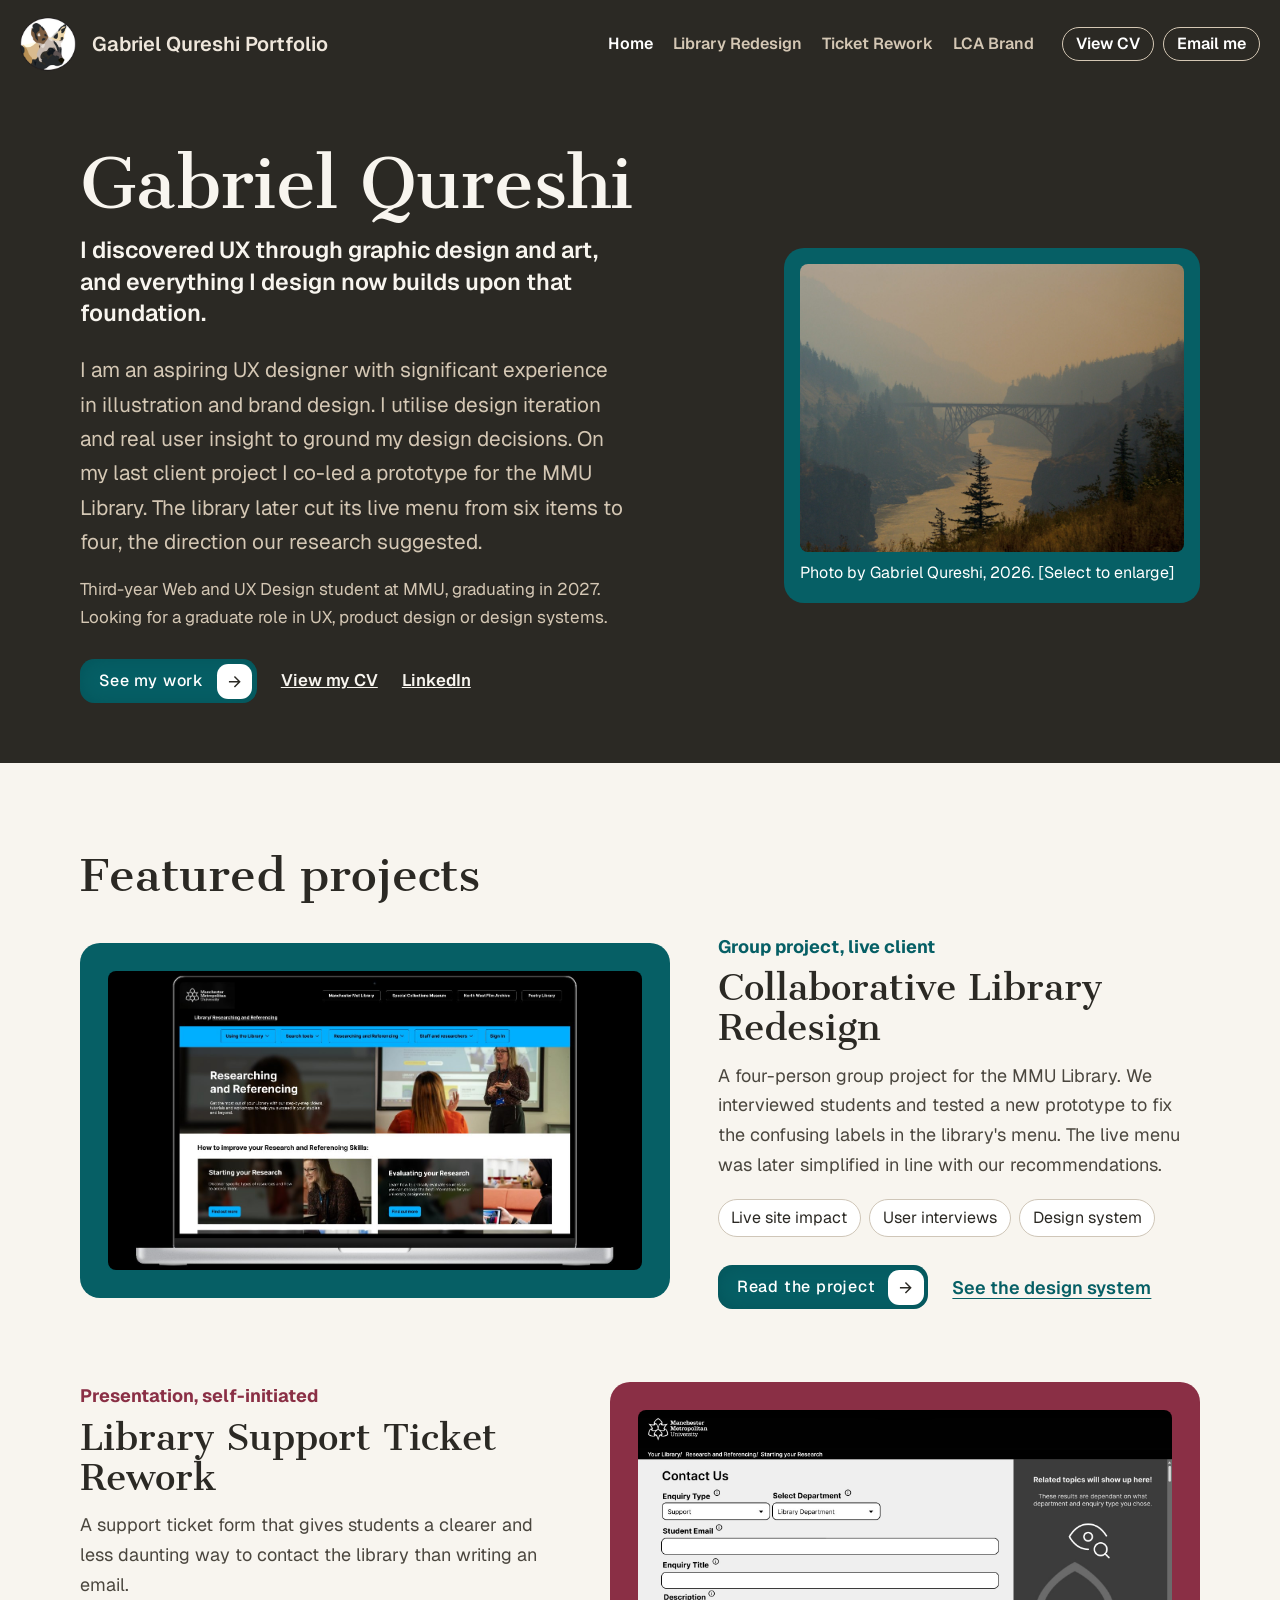
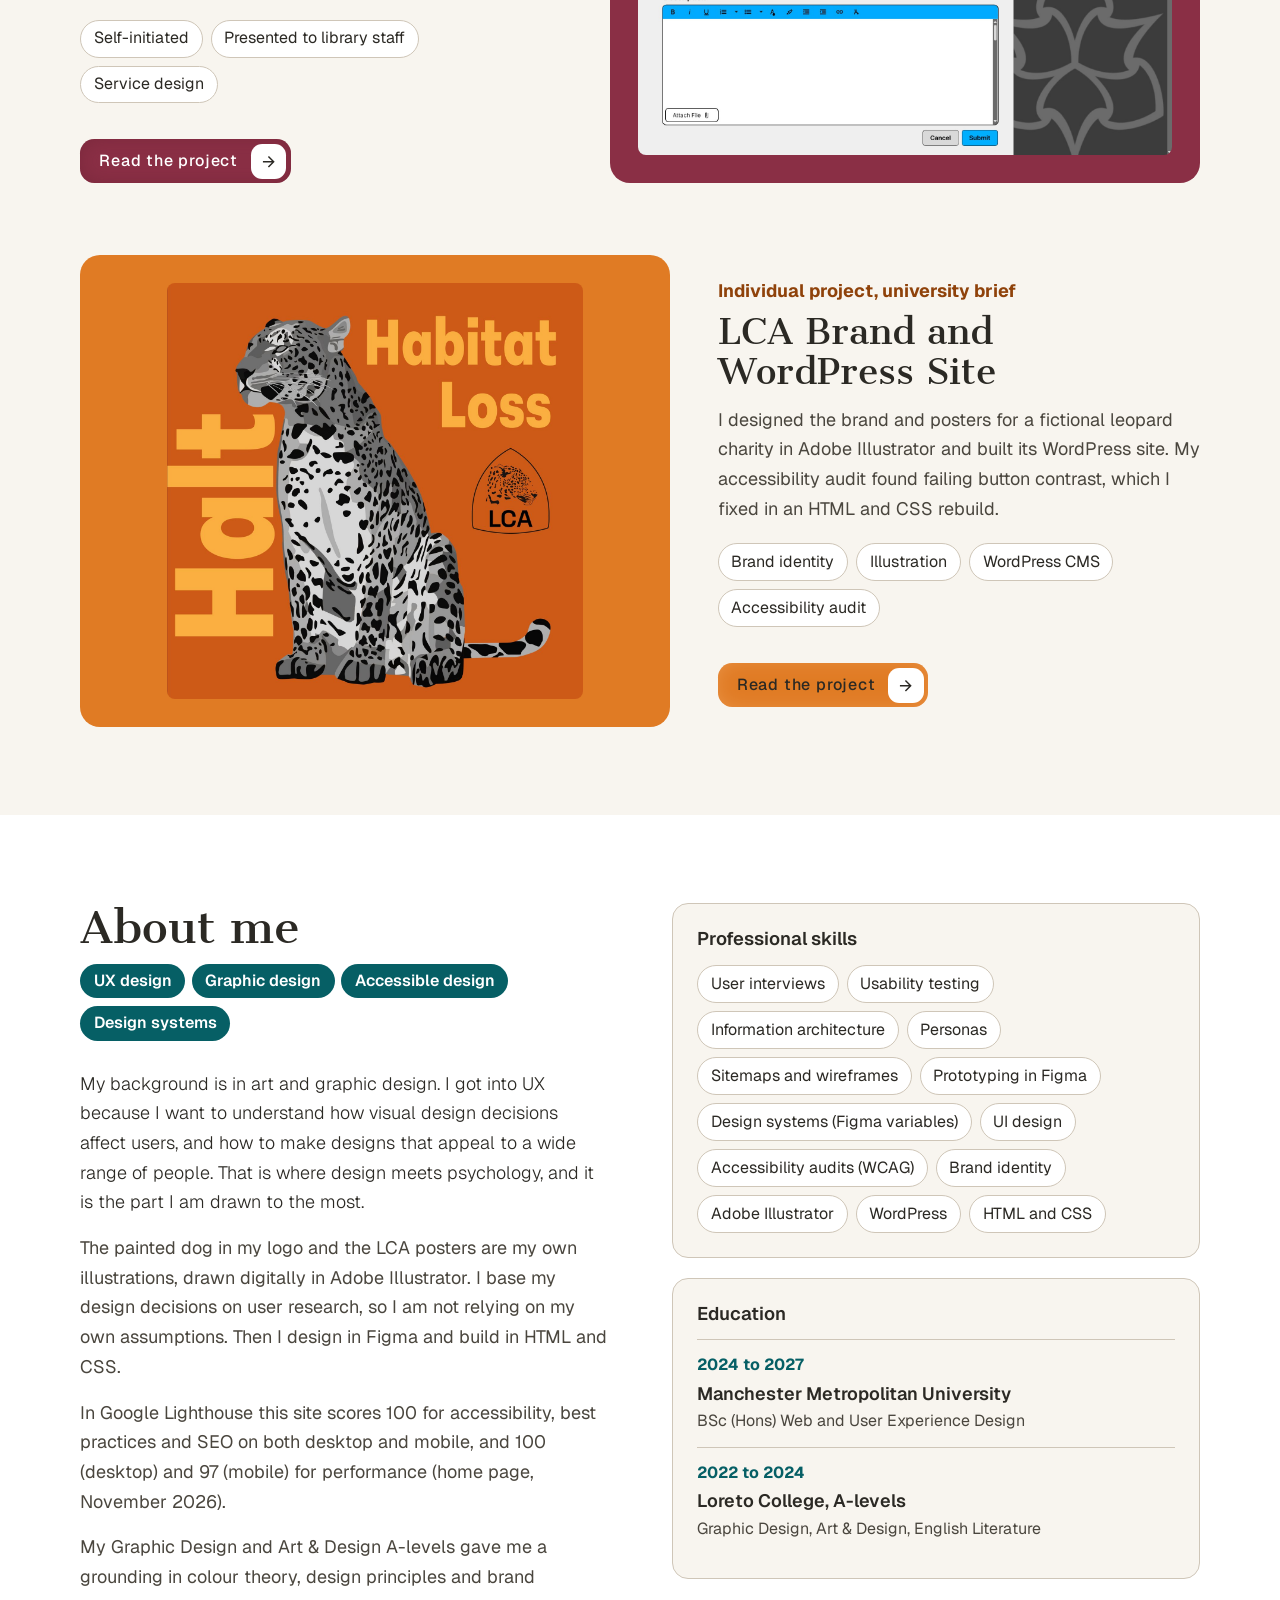
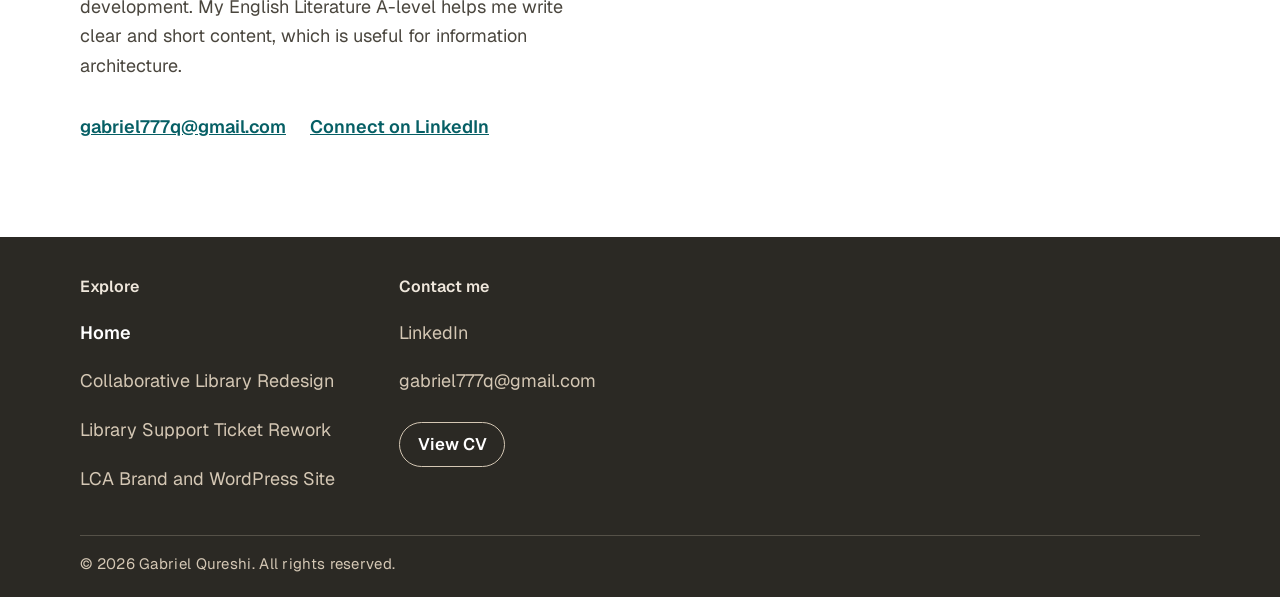
<file: index.html>
<!DOCTYPE html>
<html lang="en-GB">
    <head>
        <meta charset="utf-8" />
        <meta name="viewport" content="width=device-width, initial-scale=1" />
        <meta name="description" content="Gabriel Qureshi is a third-year Web and User Experience Design student at Manchester Metropolitan University. See his UX research, design system and brand projects." />
        <meta property="og:type" content="website" />
        <meta property="og:title" content="Gabriel Qureshi | UX and Design Systems Portfolio" />
        <meta property="og:description" content="Gabriel Qureshi is a third-year Web and User Experience Design student at Manchester Metropolitan University. See his UX research, design system and brand projects." />
        <meta property="og:image" content="https://rafigq.github.io/Gabriel_Qureshi_Portfolio/assets/og/og-home.jpg" />
        <meta property="og:image:width" content="1200" />
        <meta property="og:image:height" content="630" />
        <meta name="twitter:card" content="summary_large_image" />
        <meta name="author" content="Gabriel Qureshi" />
        <link rel="canonical" href="https://rafigq.github.io/Gabriel_Qureshi_Portfolio/" />
        <meta property="og:url" content="https://rafigq.github.io/Gabriel_Qureshi_Portfolio/" />
        <meta name="theme-color" content="#2b2924" />
        <title>Gabriel Qureshi | UX and Design Systems Portfolio</title>
        <!-- Favicon -->
        <link rel="icon" type="image/png" sizes="32x32" href="assets/favicon-32.png" />
        <link rel="icon" type="image/png" sizes="192x192" href="assets/favicon-192.png" />
        <link rel="apple-touch-icon" href="assets/apple-touch-icon.png" />
        <!-- Google fonts -->
        <link rel="preconnect" href="https://fonts.googleapis.com">
        <link rel="preconnect" href="https://fonts.gstatic.com" crossorigin>
        <link href="https://fonts.googleapis.com/css2?family=Cantata+One&family=Geist:ital,wght@0,100..900;1,100..900&family=Montserrat:ital,wght@0,100..900;1,100..900&display=swap" rel="stylesheet">
        <link href="css/styles.css" rel="stylesheet" />
    <script type="application/ld+json">
        {"@context":"https://schema.org","@type":"Person","name":"Gabriel Qureshi","url":"https://rafigq.github.io/Gabriel_Qureshi_Portfolio/","email":"mailto:gabriel777q@gmail.com","jobTitle":"UX and web design student","alumniOf":{"@type":"CollegeOrUniversity","name":"Manchester Metropolitan University"},"knowsAbout":["UX design","Design systems","Figma","Accessibility","HTML and CSS"],"sameAs":["https://www.linkedin.com/in/gabriel-qureshi-59a591330/"]}
        </script>
        </head>
    <body class="home">
        <a class="skip-link" href="#content">Skip to main content</a>
        <!-- Navigation -->
            <nav class="site-nav">
                <div class="wrapper nav-inner">
                    <img width="80" height="80" class="Bull-Icon" src="assets/logo-mark.png" alt="" />
                    <a class="brand" href="index.html"><span>Gabriel Qureshi Portfolio</span></a>
                    <button class="nav-toggle" type="button" aria-controls="nav-menu" aria-expanded="false" aria-label="Toggle navigation"><span class="nav-toggle-icon"></span></button>
                    <div class="nav-menu" id="nav-menu">
                        <ul class="nav-links">
                            <li><a href="index.html" aria-current="page">Home</a></li>
                            <li><a href="mmu-library-project.html">Library Redesign</a></li>
                            <li><a href="mmu-library-ticketing-system.html">Ticket Rework</a></li>
                            <li><a href="lca-branding.html">LCA Brand</a></li>
                            <li><a class="nav-cta" href="assets/Gabriel_Qureshi_CV.pdf" type="application/pdf" target="_blank" rel="noopener">View CV<span class="sr-only"> (PDF, opens in a new tab)</span></a></li>
                            <li><a class="nav-cta" href="mailto:gabriel777q@gmail.com">Email me</a></li>
                        </ul>
                    </div>
                </div>
            </nav>

        <main>

            <!-- Hero -->
            <header class="page-hero" id="content">
                <div class="container">
                    <div>
                        <h1>Gabriel Qureshi</h1>
                        <p class="hero-role">I discovered UX through graphic design and art, and everything I design now builds upon that foundation.</p>
                        <p class="hero-lead">I am an aspiring UX designer with significant experience in illustration and brand design. I utilise design iteration and real user insight to ground my design decisions. On my last client project I co-led a prototype for the MMU Library. The library later cut its live menu from six items to four, the direction our research suggested.</p>
                        <p class="hero-status">Third-year Web and UX Design student at MMU, graduating in 2027. Looking for a graduate role in UX, product design or design systems.</p>
                        <div class="hero-actions">
                            <a class="cssbuttons-io-button" href="#featured-projects">See my work<span class="icon" aria-hidden="true"><svg viewBox="0 0 24 24"><path d="M16.2 11l-5.4-5.4 1.4-1.4L20 12l-7.8 7.8-1.4-1.4 5.4-5.4H4v-2z" fill="currentColor"/></svg></span></a>
                            <a class="hero-link" href="assets/Gabriel_Qureshi_CV.pdf" type="application/pdf" target="_blank" rel="noopener">View my CV<span class="sr-only"> (PDF, opens in a new tab)</span></a>
                            <a class="hero-link" href="https://www.linkedin.com/in/gabriel-qureshi-59a591330/" target="_blank" rel="noopener noreferrer">LinkedIn</a>
                        </div>
                    </div>
                    <figure class="hero-stage">
                        <button class="image-zoom-trigger" type="button" aria-label="Enlarge: steel bridge over a river valley in haze">
                            <img width="2400" height="1609" src="assets/Bridge.jpg" alt="Steel arch bridge over a river valley in haze" />
                        </button>
                        <figcaption>Photo by Gabriel Qureshi, 2026. [Select to enlarge]</figcaption>
                    </figure>
                </div>
            </header>


            <!-- Featured projects -->
            <section class="featured" id="featured-projects" aria-labelledby="featured-title">
                <div class="container">
                    <div class="section-intro">
                        <h2 class="section-title" id="featured-title">Featured projects</h2>
                    </div>

                    <article class="feature">
                        <div class="feature-image">
                            <a href="mmu-library-project.html" tabindex="-1" aria-hidden="true"><img loading="lazy" width="1337" height="751" src="assets/PrototypeSS.jpg" alt="Screenshot of the MMU Library website prototype" /></a>
                        </div>
                        <div class="feature-text">
                            <p class="feature-type">Group project, live client</p>
                            <h3><a href="mmu-library-project.html">Collaborative Library Redesign</a></h3>
                            <p>A four-person group project for the MMU Library. We interviewed students and tested a new prototype to fix the confusing labels in the library's menu. The live menu was later simplified in line with our recommendations.</p>
                            <ul class="chip-list" aria-label="Project highlights">
                                <li>Live site impact</li>
                                <li>User interviews</li>
                                <li>Design system</li>
                            </ul>
                            <div class="feature-actions">
                                <a class="cssbuttons-io-button" href="mmu-library-project.html">Read the project<span class="icon" aria-hidden="true"><svg viewBox="0 0 24 24"><path d="M16.2 11l-5.4-5.4 1.4-1.4L20 12l-7.8 7.8-1.4-1.4 5.4-5.4H4v-2z" fill="currentColor"/></svg></span></a>
                                <a class="text-link" href="mmu-library-project.html#ds">See the design system</a>
                            </div>
                        </div>
                    </article>

                    <article class="feature feature-plum">
                        <div class="feature-image">
                            <a href="mmu-library-ticketing-system.html" tabindex="-1" aria-hidden="true"><img loading="lazy" width="1656" height="1070" src="assets/ticket-form-default.jpg" alt="Contact Us form prototype with Enquiry Type and Select Department drop-down menus, fields for student email, enquiry title and description, and a related topics panel on the right" /></a>
                        </div>
                        <div class="feature-text">
                            <p class="feature-type">Presentation, self-initiated</p>
                            <h3><a href="mmu-library-ticketing-system.html">Library Support Ticket Rework</a></h3>
                            <p>A support ticket form that gives students a clearer and less daunting way to contact the library than writing an email.</p>
                            <ul class="chip-list" aria-label="Project highlights">
                                <li>Self-initiated</li>
                                <li>Presented to library staff</li>
                                <li>Service design</li>
                            </ul>
                            <a class="cssbuttons-io-button" href="mmu-library-ticketing-system.html">Read the project<span class="icon" aria-hidden="true"><svg viewBox="0 0 24 24"><path d="M16.2 11l-5.4-5.4 1.4-1.4L20 12l-7.8 7.8-1.4-1.4 5.4-5.4H4v-2z" fill="currentColor"/></svg></span></a>
                        </div>
                    </article>

                    <article class="feature feature-ochre">
                        <div class="feature-image">
                            <a href="lca-branding.html" tabindex="-1" aria-hidden="true"><img src="assets/lca/lca-poster-final.jpg" alt="Final LCA poster: an orange background with a grey illustrated leopard and the words Halt Habitat Loss" width="1400" height="1400" loading="lazy" /></a>
                        </div>
                        <div class="feature-text">
                            <p class="feature-type">Individual project, university brief</p>
                            <h3><a href="lca-branding.html">LCA Brand and WordPress Site</a></h3>
                            <p>I designed the brand and posters for a fictional leopard charity in Adobe Illustrator and built its WordPress site. My accessibility audit found failing button contrast, which I fixed in an HTML and CSS rebuild.</p>
                            <ul class="chip-list" aria-label="Project highlights">
                                <li>Brand identity</li>
                                <li>Illustration</li>
                                <li>WordPress CMS</li>
                                <li>Accessibility audit</li>
                            </ul>
                            <a class="cssbuttons-io-button" href="lca-branding.html">Read the project<span class="icon" aria-hidden="true"><svg viewBox="0 0 24 24"><path d="M16.2 11l-5.4-5.4 1.4-1.4L20 12l-7.8 7.8-1.4-1.4 5.4-5.4H4v-2z" fill="currentColor"/></svg></span></a>
                        </div>
                    </article>
                </div>
            </section>

            <!-- About me -->
            <section class="about" aria-labelledby="about-title">
                <div class="container">
                    <div class="about-text">
                        <h2 class="section-title" id="about-title">About me</h2>
                        <p class="about-tags"><span class="tag">UX design</span><span class="tag">Graphic design</span><span class="tag">Accessible design</span><span class="tag">Design systems</span></p>
                        <p class="intro-text">My background is in art and graphic design. I got into UX because I want to understand how visual design decisions affect users, and how to make designs that appeal to a wide range of people. That is where design meets psychology, and it is the part I am drawn to the most.</p>
                        <p>The painted dog in my logo and the LCA posters are my own illustrations, drawn digitally in Adobe Illustrator. I base my design decisions on user research, so I am not relying on my own assumptions. Then I design in Figma and build in HTML and CSS.</p>
                        <p>In Google Lighthouse this site scores 100 for accessibility, best practices and SEO on both desktop and mobile, and 100 (desktop) and 97 (mobile) for performance (home page, November 2026).</p>
                        <p>My Graphic Design and Art &amp; Design A-levels gave me a grounding in colour theory, design principles and brand development. My English Literature A-level helps me write clear and short content, which is useful for information architecture.</p>
                        <ul class="contact-links">
                            <li><a href="mailto:gabriel777q@gmail.com">gabriel777q@gmail.com</a></li>
                            <li><a href="https://www.linkedin.com/in/gabriel-qureshi-59a591330/" target="_blank" rel="noopener noreferrer">Connect on LinkedIn</a></li>
                        </ul>
                    </div>

                    <div class="about-panels">
                        <div class="panel">
                            <h3>Professional skills</h3>
                            <ul class="chip-list">
                                <li>User interviews</li>
                                <li>Usability testing</li>
                                <li>Information architecture</li>
                                <li>Personas</li>
                                <li>Sitemaps and wireframes</li>
                                <li>Prototyping in Figma</li>
                                <li>Design systems (Figma variables)</li>
                                <li>UI design</li>
                                <li>Accessibility audits (WCAG)</li>
                                <li>Brand identity</li>
                                <li>Adobe Illustrator</li>
                                <li>WordPress</li>
                                <li>HTML and CSS</li>
                            </ul>
                        </div>
                        <div class="panel">
                            <h3>Education</h3>
                            <div class="entry">
                                <p class="entry-year">2024 to 2027</p>
                                <p class="entry-title">Manchester Metropolitan University</p>
                                <p class="entry-detail">BSc (Hons) Web and User Experience Design</p>
                            </div>
                            <div class="entry">
                                <p class="entry-year">2022 to 2024</p>
                                <p class="entry-title">Loreto College, A-levels</p>
                                <p class="entry-detail">Graphic Design, Art &amp; Design, English Literature</p>
                            </div>
                        </div>
                    </div>
                </div>
            </section>
        </main>

        <!-- Footer -->
        <footer>
            <div class="wrapper footer-wrapper">
                <div class="footer-main">
                    <div class="footer-columns">
                        <nav class="footer-column" aria-label="Page links">
                            <h2 class="footer-heading">Explore</h2>
                            <ul class="footer-links">
                                <li><a href="index.html" aria-current="page">Home</a></li>
                                <li><a href="mmu-library-project.html">Collaborative Library Redesign</a></li>
                                <li><a href="mmu-library-ticketing-system.html">Library Support Ticket Rework</a></li>
                                <li><a href="lca-branding.html">LCA Brand and WordPress Site</a></li>
                            </ul>
                        </nav>
                        <div class="footer-column">
                            <h2 class="footer-heading">Contact me</h2>
                            <ul class="footer-links">
                                <li><a href="https://www.linkedin.com/in/gabriel-qureshi-59a591330/" target="_blank" rel="noopener noreferrer">LinkedIn</a></li>
                                <li><a href="mailto:gabriel777q@gmail.com">gabriel777q@gmail.com</a></li>
                            </ul>
                            <a class="footer-cv-button" href="assets/Gabriel_Qureshi_CV.pdf" type="application/pdf" target="_blank" rel="noopener">View CV<span class="sr-only"> (PDF, opens in a new tab)</span></a>
                        </div>
                    </div>
                </div>
                <p class="footer-copyright">&copy; 2026 Gabriel Qureshi. All rights reserved.</p>
            </div>
        </footer>
        <script src="js/image-lightbox.js" defer></script>
        <script src="js/nav-toggle.js" defer></script>
    </body>
</html>
</file>
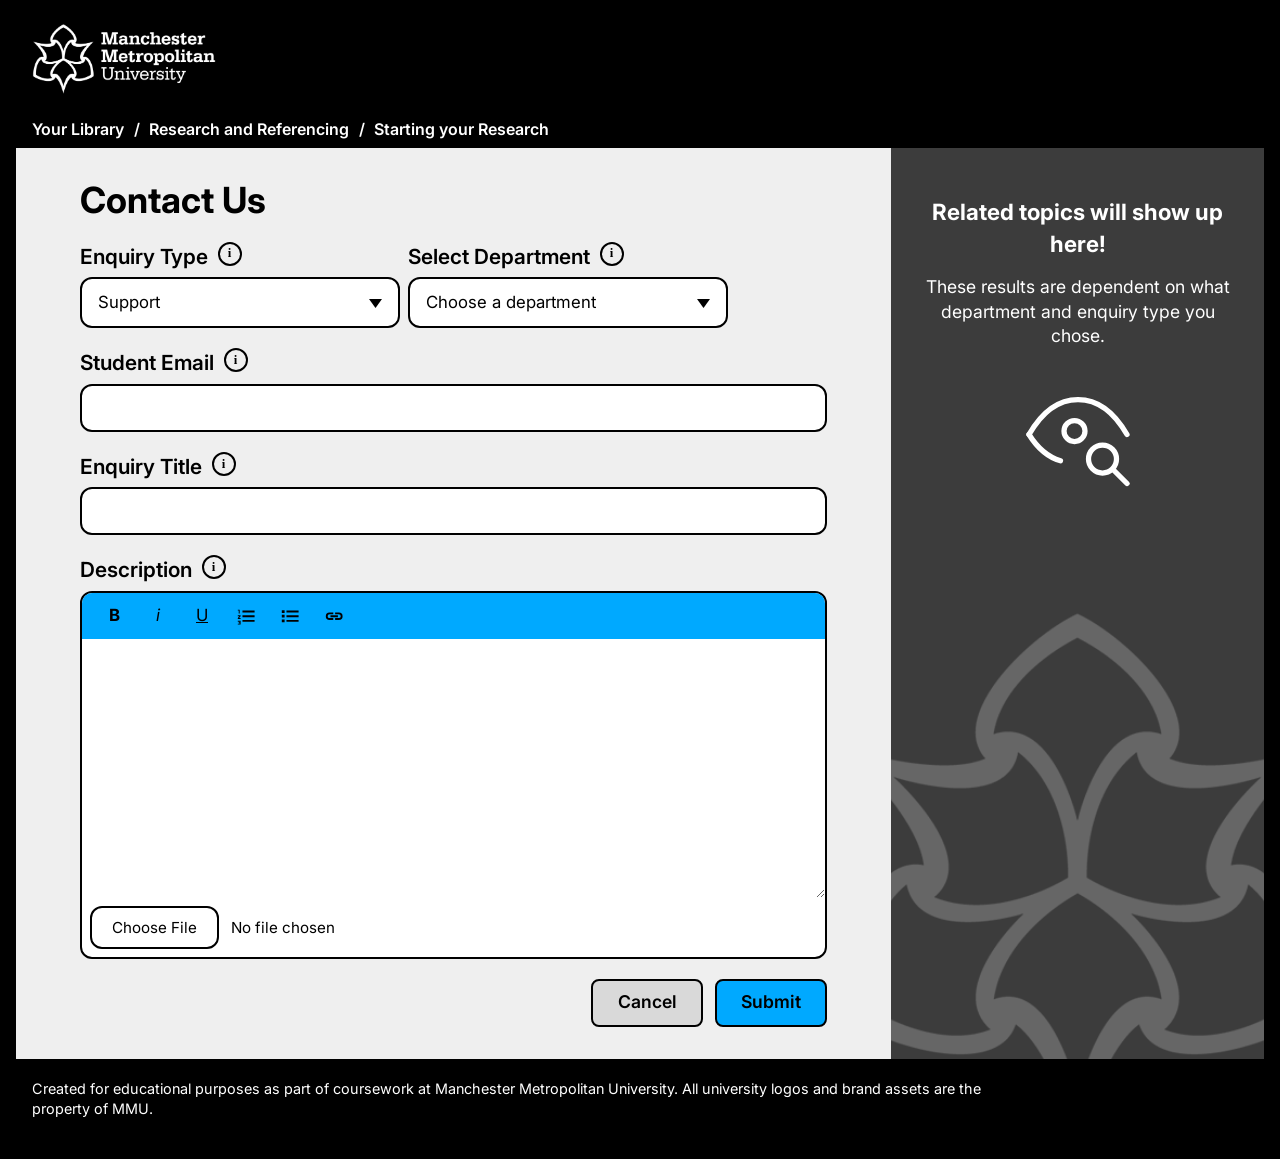
<file: ticket-prototype/index.html>
<!DOCTYPE html>
<html lang="en-GB">
<head>
    <meta charset="utf-8" />
    <meta name="viewport" content="width=device-width, initial-scale=1" />
    <title>Contact Us | Library support ticket prototype</title>
    <meta name="description" content="HTML and CSS prototype of the MMU Library support ticket form, with drop-down menus and a related topics panel." />
    <meta name="robots" content="noindex" />
    <link rel="preconnect" href="https://fonts.googleapis.com" />
    <link rel="preconnect" href="https://fonts.gstatic.com" crossorigin />
    <link href="https://fonts.googleapis.com/css2?family=Inter:wght@400;600;700&display=swap" rel="stylesheet" />
    <link rel="stylesheet" href="style.css" />
</head>
<body>
    <a class="skip-link" href="#main">Skip to the form</a>

    <header class="site-header">
        <img src="images/mmu-logo.png" alt="Manchester Metropolitan University" width="560" height="213" />
    </header>

    <nav class="breadcrumb" aria-label="Breadcrumb">
        <ol>
            <li>Your Library</li>
            <li>Research and Referencing</li>
            <li aria-current="page">Starting your Research</li>
        </ol>
    </nav>

    <main id="main" class="layout">

        <form class="ticket" action="#sent" method="get">
            <h1>Contact Us</h1>

            <p class="sent-message" id="sent" role="status" tabindex="-1">
                <strong>Thank you.</strong> In the finished system your enquiry would now be sent to the department you chose. This prototype does not send anything.
            </p>

            <div class="field-row">
                <div class="field">
                    <div class="label-line">
                        <label for="enquiry-type">Enquiry Type</label>
                        <span class="hint">
                            <button type="button" class="hint-button" aria-label="About Enquiry Type" aria-describedby="hint-type">i</button>
                            <span class="hint-text" role="tooltip" id="hint-type">Choose what kind of help you need.</span>
                        </span>
                    </div>
                    <select id="enquiry-type">
                        <option value="support" selected>Support</option>
                        <option value="bug">Bug/ Technical Error</option>
                    </select>
                </div>

                <div class="field">
                    <div class="label-line">
                        <label for="department">Select Department</label>
                        <span class="hint">
                            <button type="button" class="hint-button" aria-label="About Select Department" aria-describedby="hint-department">i</button>
                            <span class="hint-text" role="tooltip" id="hint-department">Choose the team that should answer. Related topics appear in the side panel.</span>
                        </span>
                    </div>
                    <select id="department" required>
                        <option value="" selected>Choose a department</option>
                        <option value="library">Library Department</option>
                        <option value="it">IT Department</option>
                        <option value="external">External Relations Department</option>
                        <option value="legal">Legal and Governance</option>
                        <option value="travel">Student Travel</option>
                    </select>
                </div>
            </div>

            <div class="field">
                <div class="label-line">
                    <label for="email">Student Email</label>
                    <span class="hint">
                        <button type="button" class="hint-button" aria-label="About Student Email" aria-describedby="hint-email">i</button>
                        <span class="hint-text" role="tooltip" id="hint-email">Use your university email address so we can reply to you.</span>
                    </span>
                </div>
                <input type="email" id="email" autocomplete="email" required />
            </div>

            <div class="field">
                <div class="label-line">
                    <label for="title">Enquiry Title</label>
                    <span class="hint">
                        <button type="button" class="hint-button" aria-label="About Enquiry Title" aria-describedby="hint-title">i</button>
                        <span class="hint-text" role="tooltip" id="hint-title">A short summary of your enquiry.</span>
                    </span>
                </div>
                <input type="text" id="title" required />
            </div>

            <div class="field">
                <div class="label-line">
                    <label for="description">Description</label>
                    <span class="hint">
                        <button type="button" class="hint-button" aria-label="About Description" aria-describedby="hint-description">i</button>
                        <span class="hint-text" role="tooltip" id="hint-description">Tell us what happened and what you have already tried.</span>
                    </span>
                </div>

                <div class="editor">
                    <div class="editor-toolbar" role="group" aria-label="Text formatting (not active in this prototype)">
                        <button type="button" disabled aria-label="Bold"><b>B</b></button>
                        <button type="button" disabled aria-label="Italic"><i>i</i></button>
                        <button type="button" disabled aria-label="Underline"><u>U</u></button>
                        <button type="button" disabled aria-label="Numbered list">
                            <svg viewBox="0 0 24 24" aria-hidden="true"><path d="M8 6h13v2H8zm0 5h13v2H8zm0 5h13v2H8zM3 5h2v4H4V6H3zm0 6h3v1l-1.6 2H6v1H3v-1l1.6-2H3zm0 6h3v4H3v-1h2v-.5H4v-1h1V18H3z" fill="currentColor"/></svg>
                        </button>
                        <button type="button" disabled aria-label="Bulleted list">
                            <svg viewBox="0 0 24 24" aria-hidden="true"><path d="M8 6h13v2H8zm0 5h13v2H8zm0 5h13v2H8zM3 5.5h3v3H3zm0 5h3v3H3zm0 5h3v3H3z" fill="currentColor"/></svg>
                        </button>
                        <button type="button" disabled aria-label="Add a link">
                            <svg viewBox="0 0 24 24" aria-hidden="true"><path d="M7 8h4v2H7a2 2 0 0 0 0 4h4v2H7a4 4 0 0 1 0-8zm6 0h4a4 4 0 0 1 0 8h-4v-2h4a2 2 0 0 0 0-4h-4zm-5 3h8v2H8z" fill="currentColor"/></svg>
                        </button>
                    </div>
                    <textarea id="description" rows="10" required></textarea>
                    <div class="editor-footer">
                        <label class="visually-hidden" for="attachment">Attach a file</label>
                        <input type="file" id="attachment" />
                    </div>
                </div>
            </div>

            <div class="form-actions">
                <button type="reset" class="button button-secondary">Cancel</button>
                <button type="submit" class="button button-primary">Submit</button>
            </div>
        </form>

        <!-- ============ related topics panel ============ -->
        <aside class="topics" aria-label="Related topics" aria-live="polite">

            <!-- shown until Library Department is chosen -->
            <div class="topics-empty">
                <h2>Related topics will show up here!</h2>
                <p>These results are dependent on what department and enquiry type you chose.</p>
                <svg class="topics-icon" viewBox="0 0 64 56" aria-hidden="true">
                    <path d="M4 26C12 12 22 6 32 6s20 6 28 20" fill="none" stroke="currentColor" stroke-width="3" stroke-linecap="round"/>
                    <path d="M4 26c5 8 11 13 18 15" fill="none" stroke="currentColor" stroke-width="3" stroke-linecap="round"/>
                    <circle cx="30" cy="24" r="6" fill="none" stroke="currentColor" stroke-width="3"/>
                    <circle cx="46" cy="40" r="8" fill="none" stroke="currentColor" stroke-width="3"/>
                    <path d="M52 46l8 8" stroke="currentColor" stroke-width="3" stroke-linecap="round"/>
                </svg>
            </div>

            <!-- shown when Library Department is chosen -->
            <details class="topics-card" open>
                <summary>
                    <span class="topics-card-title">Research and Referencing</span>
                </summary>
                <p>Learn how to do academic research and reference.</p>
                <ul>
                    <li><a href="https://rafigq.github.io/shiny-system/">Starting your Research</a></li>
                    <li><span>Evaluating your Research</span></li>
                    <li><span>Search Skills/ Literature Review</span></li>
                    <li><span>Citing and Referencing</span></li>
                    <li><span>Research Guides/ Support</span></li>
                </ul>
            </details>
        </aside>
    </main>

    <footer class="site-footer">
     
        <p>Created for educational purposes as part of coursework at Manchester Metropolitan University. All university logos and brand assets are the property of MMU.</p>
    </footer>
</body>
</html>
</file>
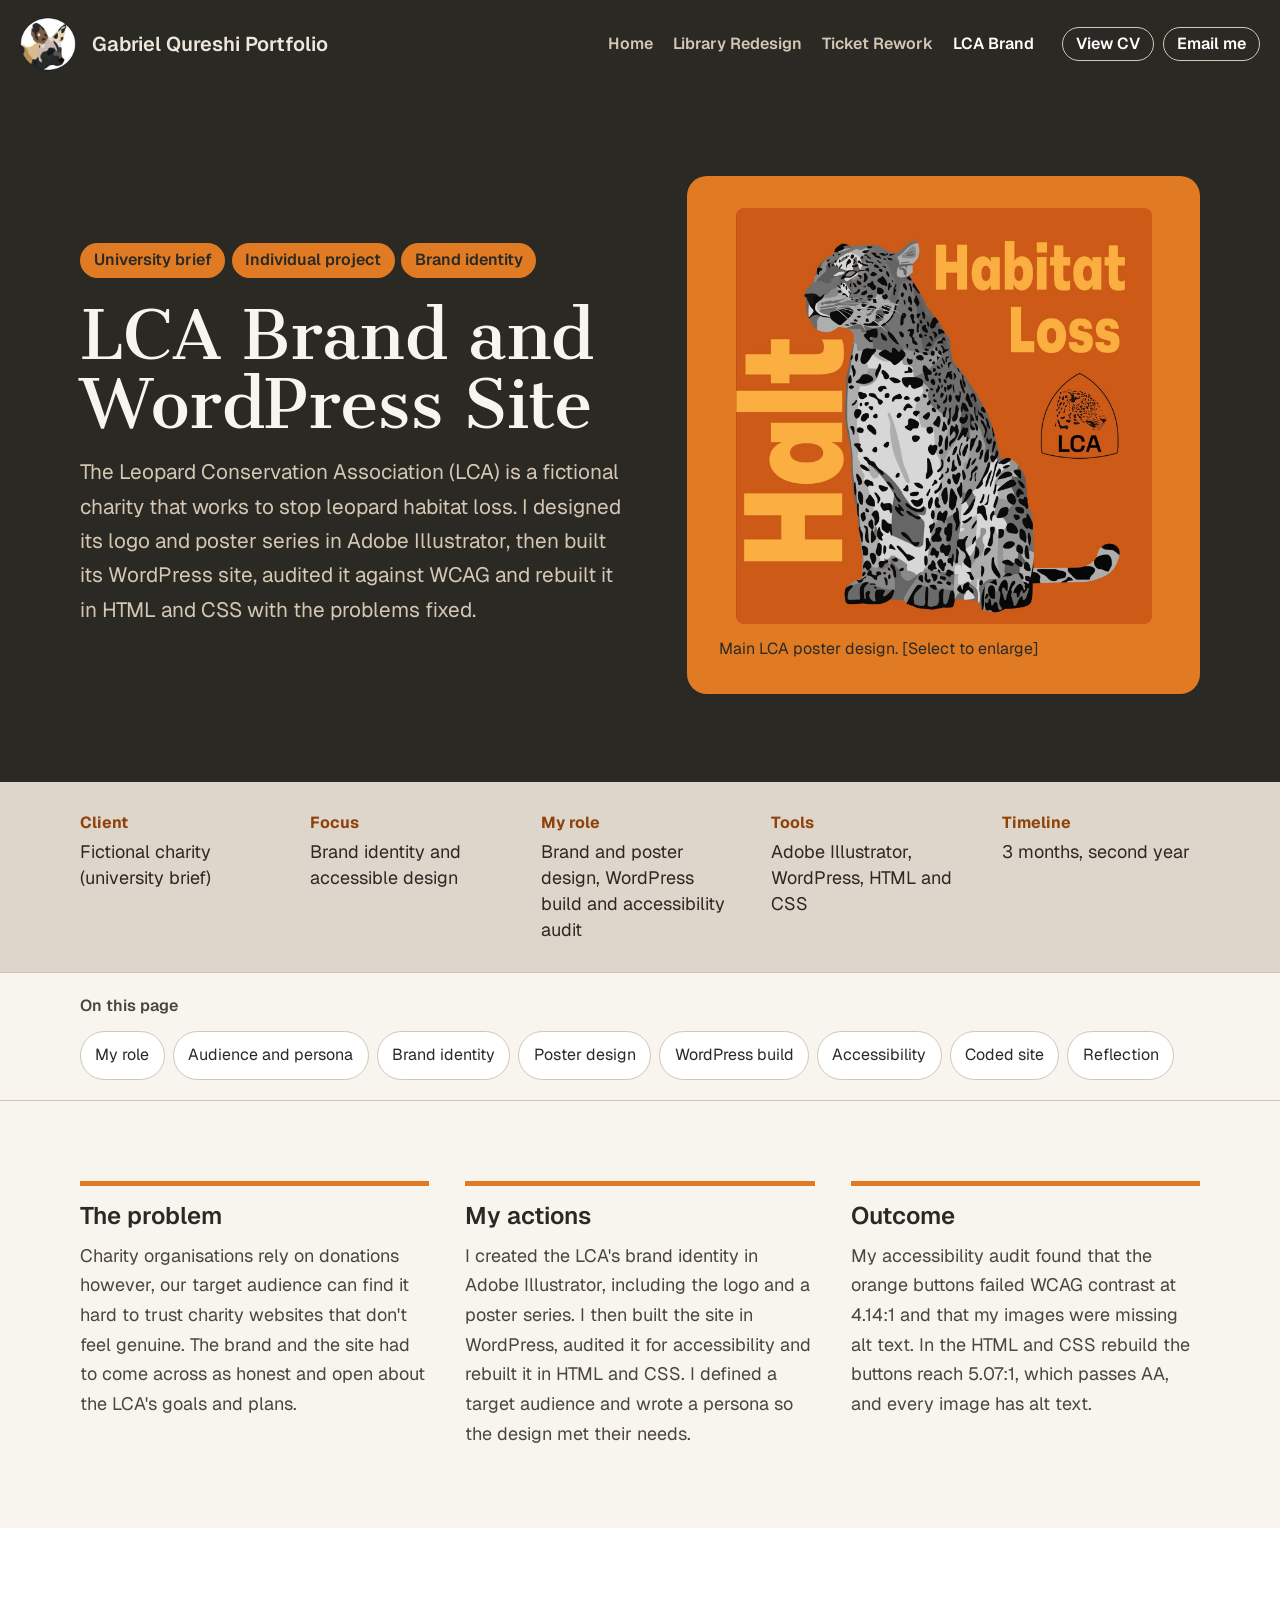
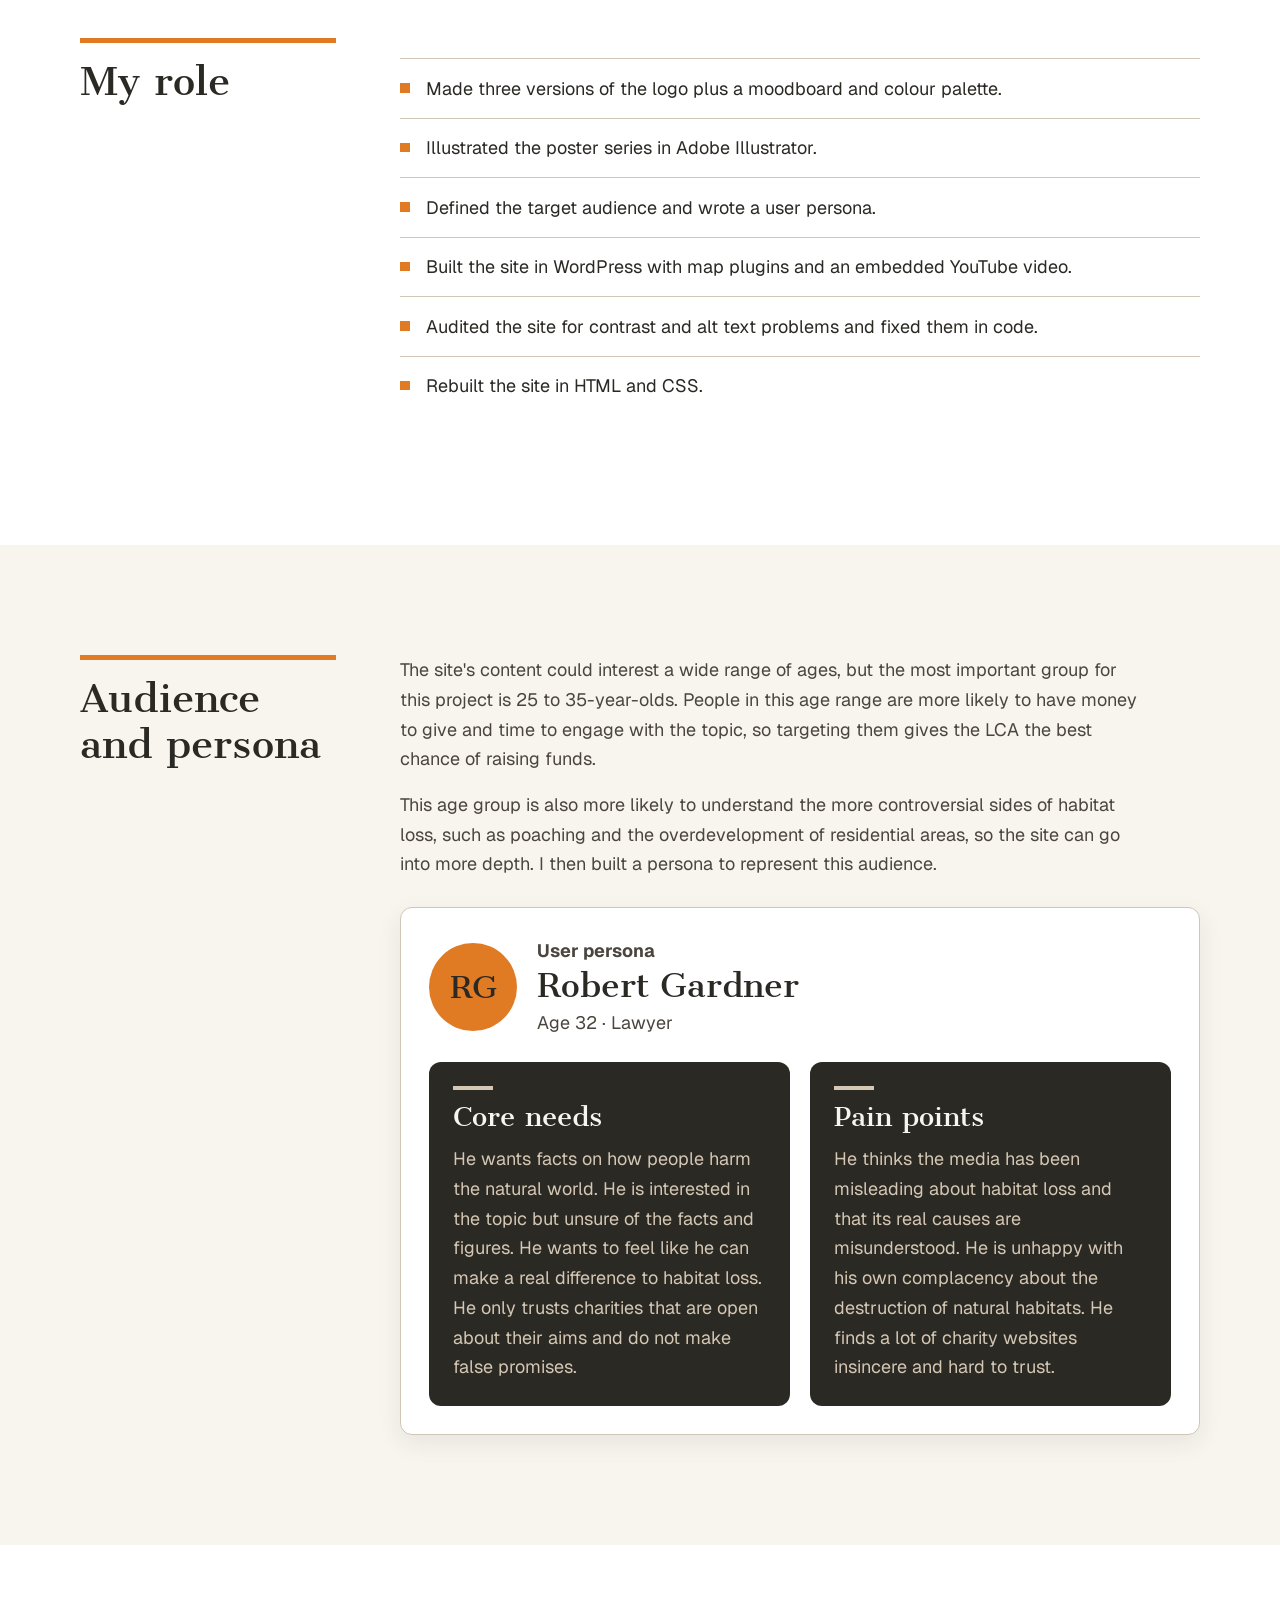
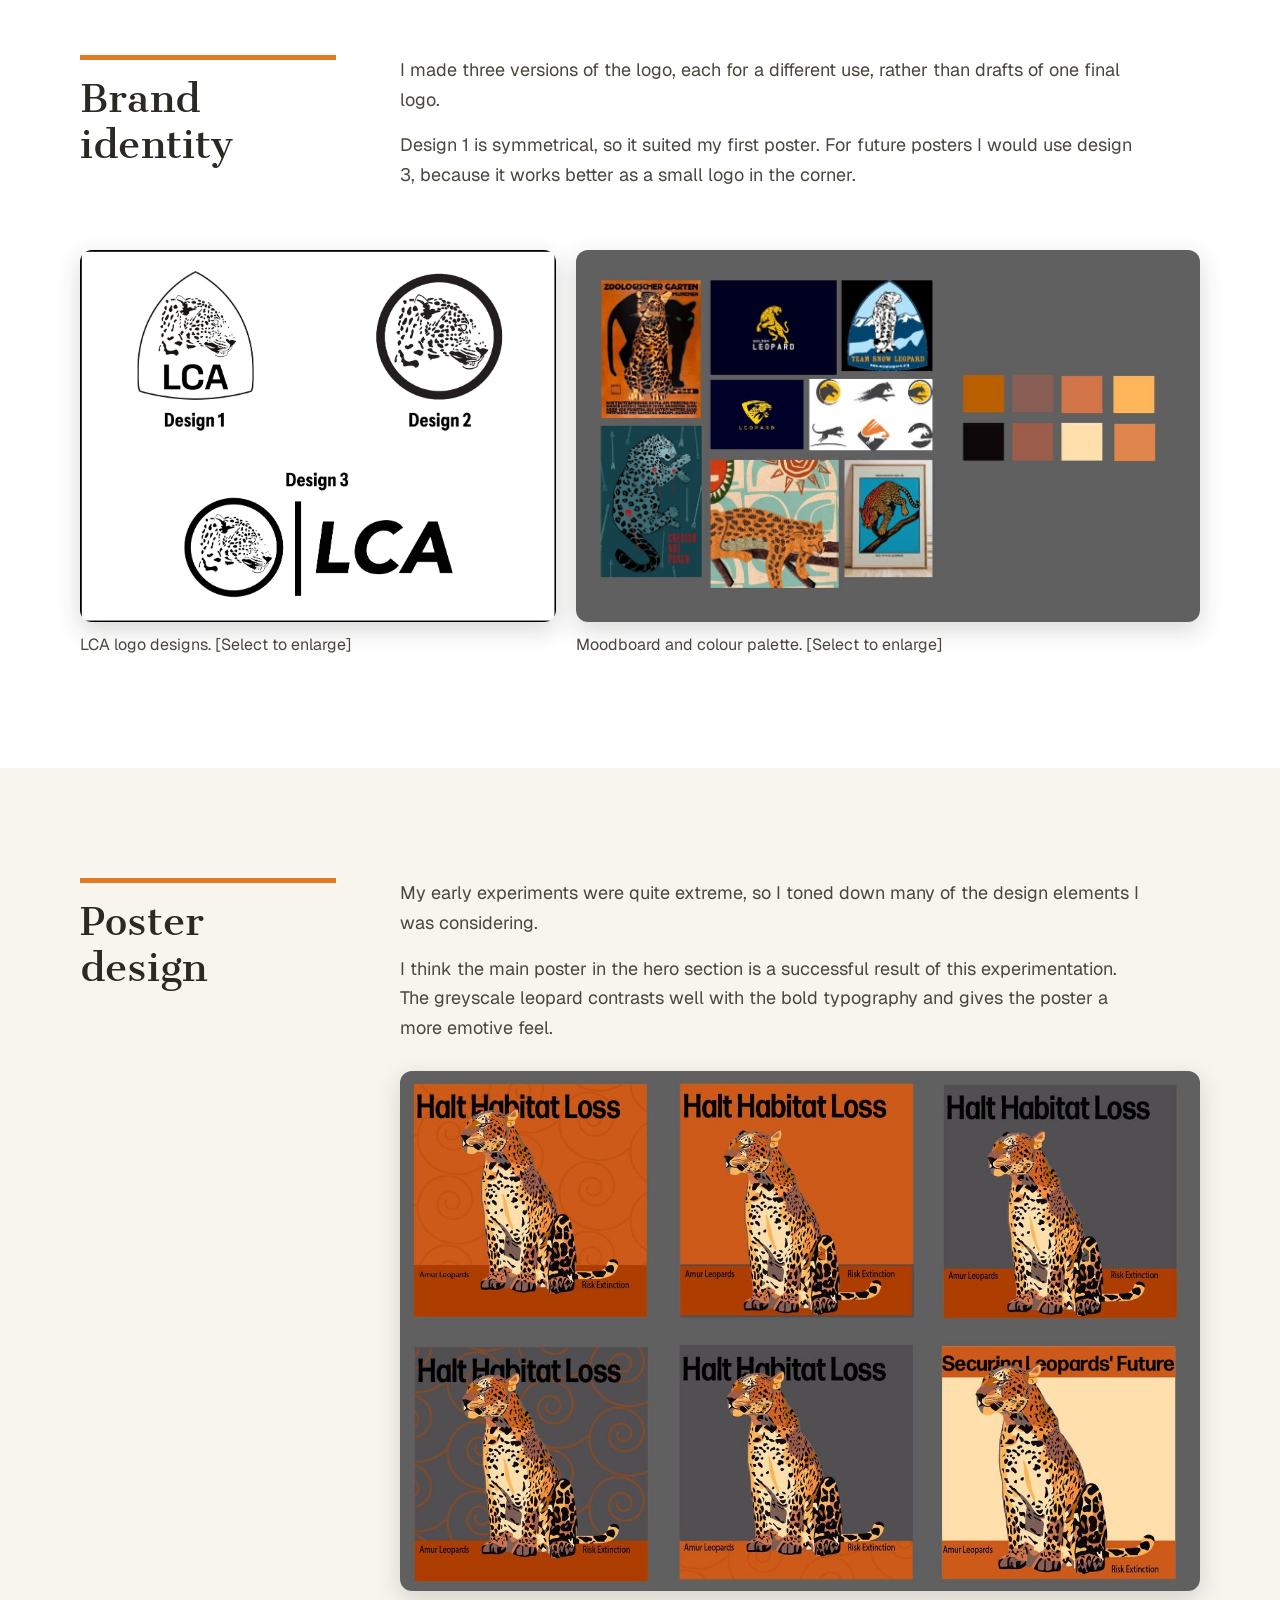
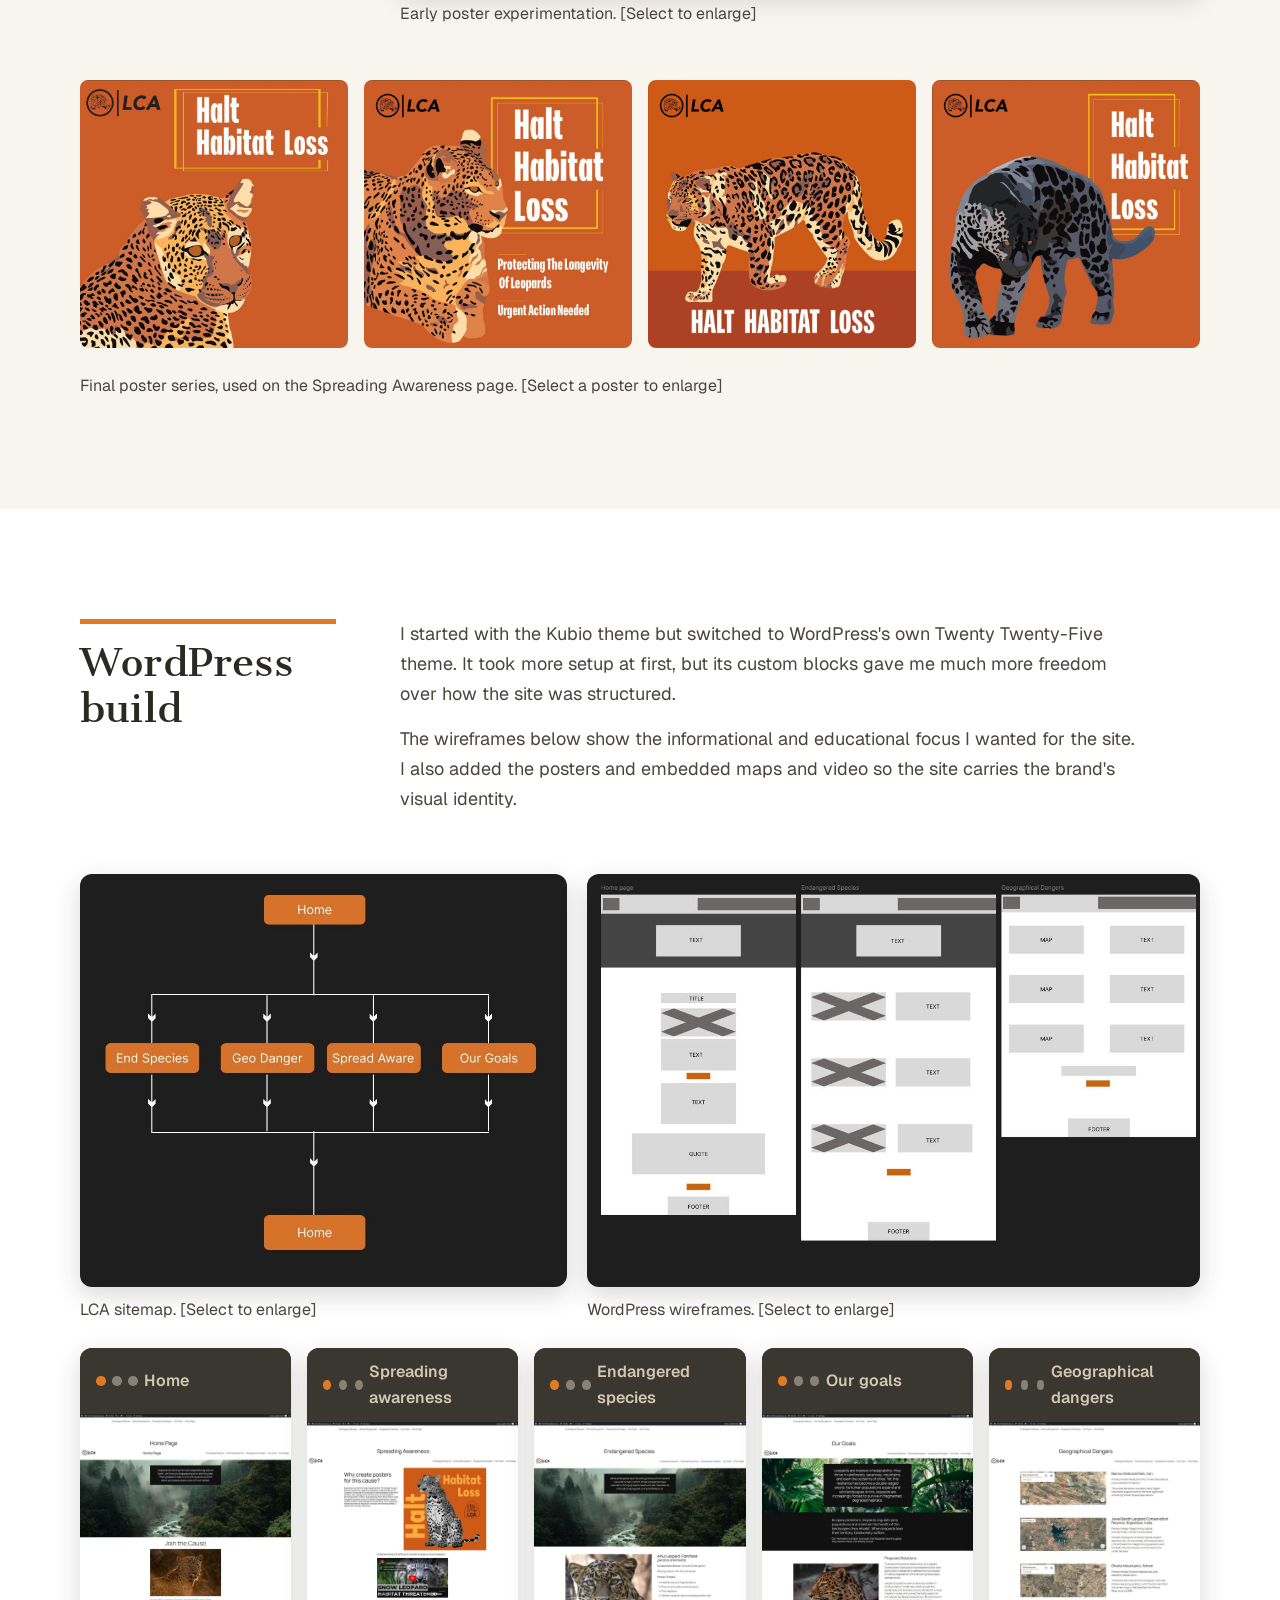
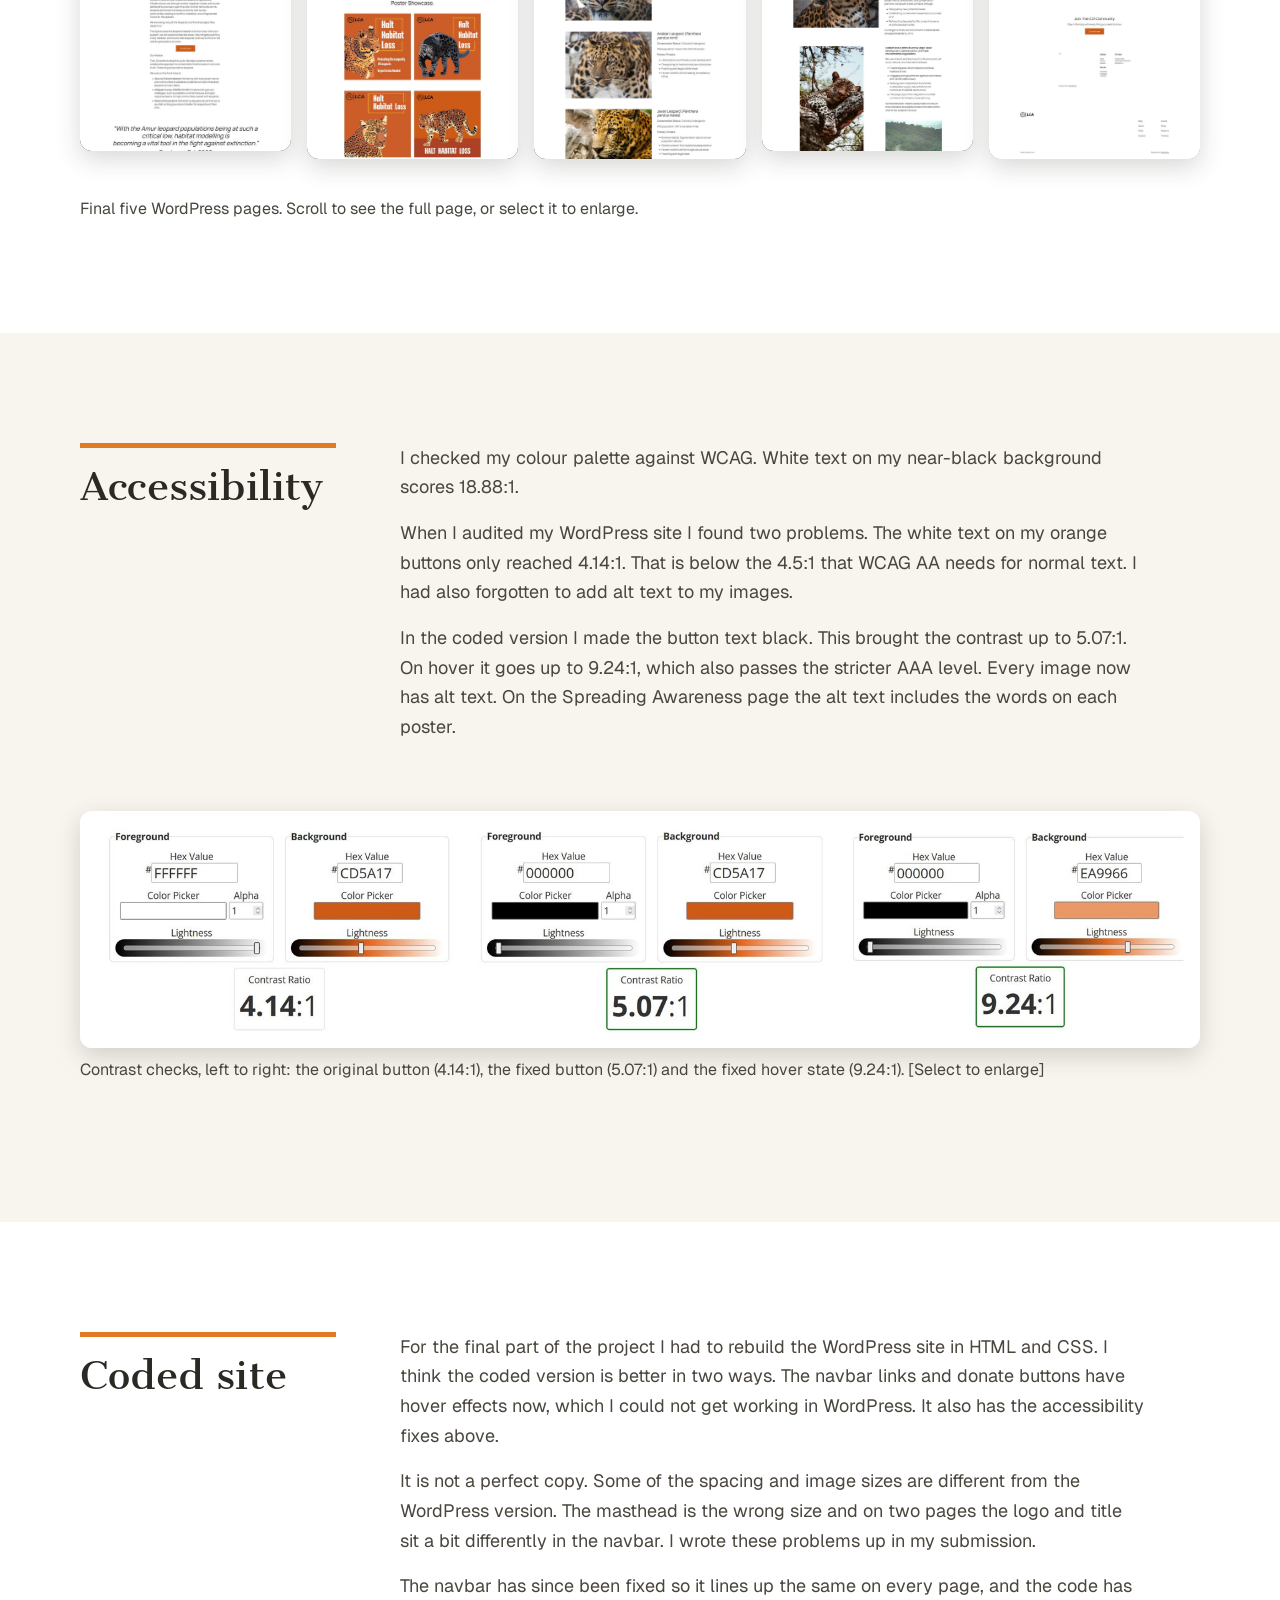
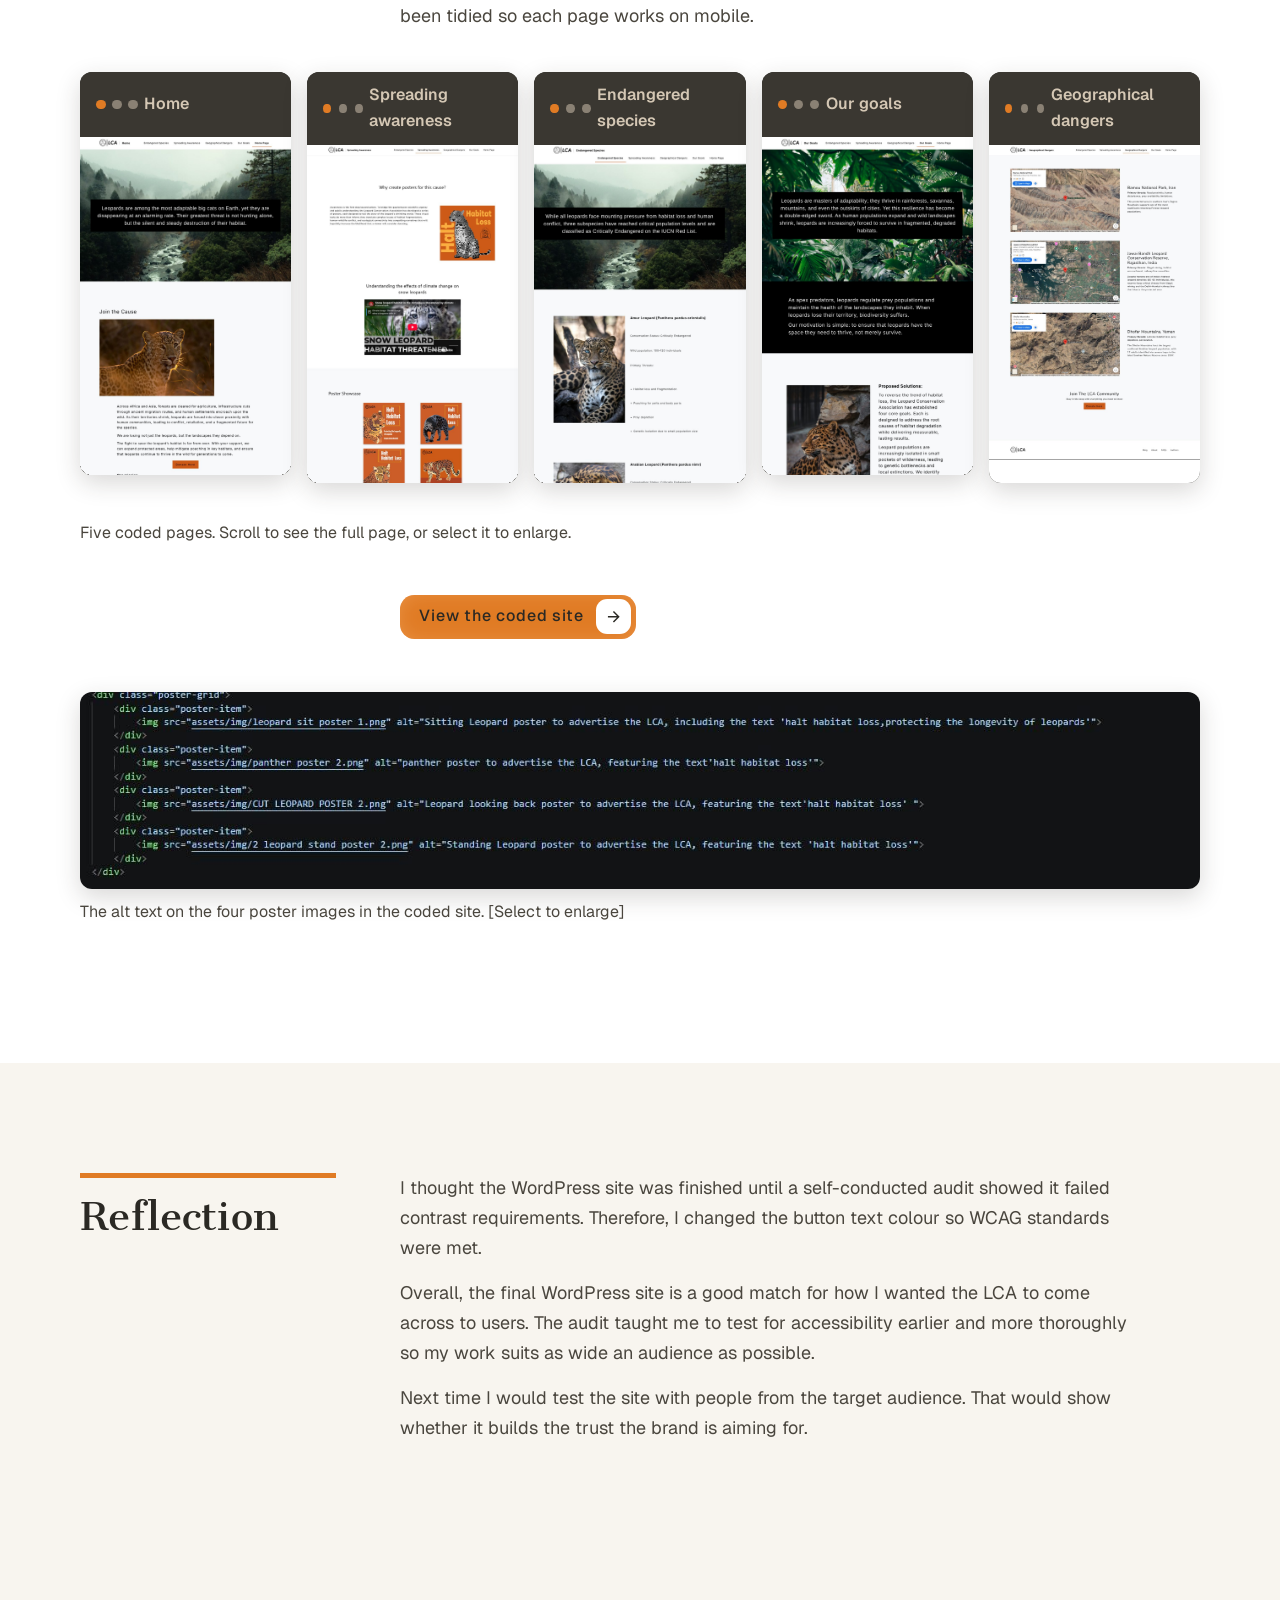
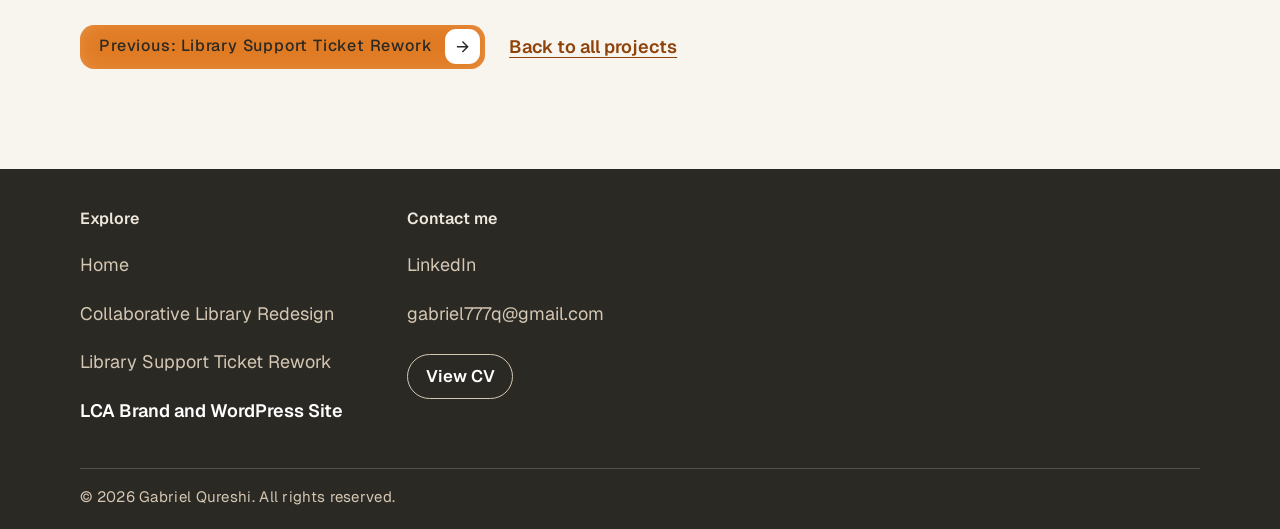
<file: lca-branding.html>
<!DOCTYPE html>
<html lang="en-GB">
    <head>
        <meta charset="utf-8" />
        <meta name="viewport" content="width=device-width, initial-scale=1" />
        <meta name="description" content="LCA Brand and WordPress Site: a logo system, poster series and an accessible WordPress site, rebuilt in HTML and CSS, for a fictional leopard conservation charity." />
        <meta property="og:type" content="website" />
        <meta property="og:title" content="LCA Brand and WordPress Site | Gabriel Qureshi Portfolio" />
        <meta property="og:description" content="LCA Brand and WordPress Site: a logo system, poster series and an accessible WordPress site, rebuilt in HTML and CSS, for a fictional leopard conservation charity." />
        <meta property="og:image" content="https://rafigq.github.io/Gabriel_Qureshi_Portfolio/assets/og/og-lca.jpg" />
        <meta property="og:image:width" content="1200" />
        <meta property="og:image:height" content="630" />
        <meta name="twitter:card" content="summary_large_image" />
        <meta name="author" content="Gabriel Qureshi" />
        <link rel="canonical" href="https://rafigq.github.io/Gabriel_Qureshi_Portfolio/lca-branding.html" />
        <meta property="og:url" content="https://rafigq.github.io/Gabriel_Qureshi_Portfolio/lca-branding.html" />
        <meta name="theme-color" content="#2b2924" />
        <title>LCA Brand and WordPress Site | Gabriel Qureshi Portfolio</title>
        <link rel="icon" type="image/png" sizes="32x32" href="assets/favicon-32.png" />
        <link rel="icon" type="image/png" sizes="192x192" href="assets/favicon-192.png" />
        <link rel="apple-touch-icon" href="assets/apple-touch-icon.png" />
        <link rel="preconnect" href="https://fonts.googleapis.com">
        <link rel="preconnect" href="https://fonts.gstatic.com" crossorigin>
        <link href="https://fonts.googleapis.com/css2?family=Cantata+One&family=Geist:ital,wght@0,100..900;1,100..900&family=Montserrat:ital,wght@0,100..900;1,100..900&display=swap" rel="stylesheet">
        <link href="css/styles.css" rel="stylesheet" />
    </head>
    <body class="project-page lca">
        <a class="skip-link" href="#content">Skip to main content</a>
        <nav class="site-nav">
                <div class="wrapper nav-inner">
                    <img width="80" height="80" class="Bull-Icon" src="assets/logo-mark.png" alt="" />
                    <a class="brand" href="index.html"><span>Gabriel Qureshi Portfolio</span></a>
                    <button class="nav-toggle" type="button" aria-controls="nav-menu" aria-expanded="false" aria-label="Toggle navigation"><span class="nav-toggle-icon"></span></button>
                    <div class="nav-menu" id="nav-menu">
                        <ul class="nav-links">
                            <li><a href="index.html">Home</a></li>
                            <li><a href="mmu-library-project.html">Library Redesign</a></li>
                            <li><a href="mmu-library-ticketing-system.html">Ticket Rework</a></li>
                            <li><a href="lca-branding.html" aria-current="page">LCA Brand</a></li>
                            <li><a class="nav-cta" href="assets/Gabriel_Qureshi_CV.pdf" type="application/pdf" target="_blank" rel="noopener">View CV<span class="sr-only"> (PDF, opens in a new tab)</span></a></li>
                            <li><a class="nav-cta" href="mailto:gabriel777q@gmail.com">Email me</a></li>
                        </ul>
                    </div>
                </div>
            </nav>

        <main>

            <header class="page-hero" id="content">
                <div class="container">
                    <div>
                        <span class="tag">University brief</span><span class="tag">Individual project</span><span class="tag">Brand identity</span>
                        <h1>LCA Brand&nbsp;and WordPress&nbsp;Site</h1>
                        <p class="hero-lead">The Leopard Conservation Association (LCA) is a fictional charity that works to stop leopard habitat loss. I designed its logo and poster series in Adobe Illustrator, then built its WordPress site, audited it against WCAG and rebuilt it in HTML and CSS with the problems fixed.</p>
                    </div>
                    <figure class="hero-stage">
                        <button class="image-zoom-trigger" type="button" aria-label="Enlarge: final LCA poster"><img src="assets/lca/lca-poster-final.jpg" alt="Final LCA poster: an orange background with a grey illustrated leopard, the words Halt Habitat Loss in yellow and the LCA badge" width="1400" height="1400" /></button>
                        <figcaption>Main LCA poster design. [Select to enlarge]</figcaption>
                    </figure>
                </div>
            </header>

            <div class="facts-bar">
                <div class="container">
                    <dl>
                        <div><dt>Client</dt><dd>Fictional charity (university brief)</dd></div>
                        <div><dt>Focus</dt><dd>Brand identity and accessible design</dd></div>
                        <div><dt>My role</dt><dd>Brand and poster design, WordPress build and accessibility audit</dd></div>
                        <div><dt>Tools</dt><dd>Adobe Illustrator, WordPress, HTML and CSS</dd></div>
                        <div><dt>Timeline</dt><dd>3 months, second year</dd></div>
                    </dl>
                </div>
            </div>

            <nav class="jump-nav" aria-label="On this page">
                <div class="container">
                    <span class="jump-label">On this page</span>
                    <ul>
                        <li><a href="#role">My role</a></li>
                        <li><a href="#audience">Audience and persona</a></li>
                        <li><a href="#brand">Brand identity</a></li>
                        <li><a href="#posters">Poster design</a></li>
                        <li><a href="#wordpress">WordPress build</a></li>
                        <li><a href="#accessibility">Accessibility</a></li>
                        <li><a href="#coded">Coded site</a></li>
                        <li><a href="#reflection">Reflection</a></li>
                    </ul>
                </div>
            </nav>

            <div class="container project-summary">
                <div><h2>The problem</h2><p>Charity organisations rely on donations however, our target audience can find it hard to trust charity websites that don't feel genuine. The brand and the site had to come across as honest and open about the LCA's goals and plans.</p></div>
                <div><h2>My actions</h2><p>I created the LCA's brand identity in Adobe Illustrator, including the logo and a poster series. I then built the site in WordPress, audited it for accessibility and rebuilt it in HTML and CSS. I defined a target audience and wrote a persona so the design met their needs.</p></div>
                <div><h2>Outcome</h2><p>My accessibility audit found that the orange buttons failed WCAG contrast at 4.14:1 and that my images were missing alt text. In the HTML and CSS rebuild the buttons reach 5.07:1, which passes AA, and every image has alt text.</p></div>
            </div>

            <section class="project-section alt" aria-labelledby="role">
                <div class="container">
                    <h2 id="role">My role</h2>
                    <div class="section-body">
                        <ul class="tick-list">
                            <li>Made three versions of the logo plus a moodboard and colour palette.</li>
                            <li>Illustrated the poster series in Adobe Illustrator.</li>
                            <li>Defined the target audience and wrote a user persona.</li>
                            <li>Built the site in WordPress with map plugins and an embedded YouTube video.</li>
                            <li>Audited the site for contrast and alt text problems and fixed them in code.</li>
                            <li>Rebuilt the site in HTML and CSS.</li>
                        </ul>
                    </div>
                </div>
            </section>

            <section class="project-section" aria-labelledby="audience">
                <div class="container">
                    <h2 id="audience">Audience and persona</h2>
                    <div class="section-body">
                        <p>The site's content could interest a wide range of ages, but the most important group for this project is 25 to 35-year-olds. People in this age range are more likely to have money to give and time to engage with the topic, so targeting them gives the LCA the best chance of raising funds.</p>
                        <p>This age group is also more likely to understand the more controversial sides of habitat loss, such as poaching and the overdevelopment of residential areas, so the site can go into more depth. I then built a persona to represent this audience.</p>
                        <div class="persona">
                            <div class="persona-profile">
                                <span class="persona-photo" aria-hidden="true">RG</span>
                                <div>
                                    <p class="persona-label">User persona</p>
                                    <h3 class="persona-name">Robert Gardner</h3>
                                    <p class="persona-meta">Age 32 &middot; Lawyer</p>
                                </div>
                            </div>
                            <div class="finding-grid">
                                <div><h3>Core needs</h3><p>He wants facts on how people harm the natural world. He is interested in the topic but unsure of the facts and figures. He wants to feel like he can make a real difference to habitat loss. He only trusts charities that are open about their aims and do not make false promises.</p></div>
                                <div><h3>Pain points</h3><p>He thinks the media has been misleading about habitat loss and that its real causes are misunderstood. He is unhappy with his own complacency about the destruction of natural habitats. He finds a lot of charity websites insincere and hard to trust.</p></div>
                            </div>
                        </div>
                    </div>
                </div>
            </section>

            <section class="project-section alt" aria-labelledby="brand">
                <div class="container">
                    <h2 id="brand">Brand identity</h2>
                    <div class="section-body">
                        <p>I made three versions of the logo, each for a different use, rather than drafts of one final logo.</p>
                        <p>Design 1 is symmetrical, so it suited my first poster. For future posters I would use design 3, because it works better as a small logo in the corner.</p>
                    </div>
                    <div class="figure-pair match-height wide" style="--cols: 1.281fr 1.678fr">
                        <figure class="figure-block">
                            <button class="image-zoom-trigger" type="button" aria-label="Enlarge: LCA logo designs"><img src="assets/lca/lca-logo-system.jpg" alt="Three LCA logo designs: a shield with a leopard head above the letters LCA, a circular badge with a leopard head, and the circular badge beside a vertical line and the letters LCA" width="1355" height="1058" loading="lazy" /></button>
                            <figcaption>LCA logo designs. [Select to enlarge]</figcaption>
                        </figure>
                        <figure class="figure-block">
                            <button class="image-zoom-trigger" type="button" aria-label="Enlarge: moodboard"><img src="assets/lca/lca-moodboard.jpg" alt="Moodboard of leopard-themed reference images with a swatch palette of oranges, browns, cream and black" width="1277" height="761" loading="lazy" /></button>
                            <figcaption>Moodboard and colour palette. [Select to enlarge]</figcaption>
                        </figure>
                    </div>
                </div>
            </section>

            <section class="project-section" aria-labelledby="posters">
                <div class="container">
                    <h2 id="posters">Poster design</h2>
                    <div class="section-body">
                        <p>My early experiments were quite extreme, so I toned down many of the design elements I was considering.</p>
                            <p>I think the main poster in the hero section is a successful result of this experimentation. The greyscale leopard contrasts well with the bold typography and gives the poster a more emotive feel.</p>
                        <figure class="figure-block">
                            <button class="image-zoom-trigger" type="button" aria-label="Enlarge: poster experiments"><img src="assets/lca/lca-experiments.jpg" alt="Grid of six early poster experiments with different layouts of the leopard and the words Halt Habitat Loss" width="1400" height="911" loading="lazy" /></button>
                            <figcaption>Early poster experimentation. [Select to enlarge]</figcaption>
                        </figure>
                    </div>
                    <div class="poster-grid wide-grid">
                        <figure>
                            <button class="image-zoom-trigger" type="button" aria-label="Enlarge: poster 1"><img src="assets/lca/lca-poster-1.jpg" alt="Poster with a close-up illustrated leopard face and the words Halt Habitat Loss, with the LCA logo in the top corner" width="800" height="800" loading="lazy" /></button>
                        </figure>
                        <figure>
                            <button class="image-zoom-trigger" type="button" aria-label="Enlarge: poster 2"><img src="assets/lca/lca-poster-2.jpg" alt="Poster with an illustrated leopard head and the words Halt Habitat Loss, Protecting the longevity of leopards, Urgent action needed" width="800" height="800" loading="lazy" /></button>
                        </figure>
                        <figure>
                            <button class="image-zoom-trigger" type="button" aria-label="Enlarge: poster 3"><img src="assets/lca/lca-poster-3.jpg" alt="Poster with an illustrated leopard walking across an orange background and HALT HABITAT LOSS along the bottom" width="800" height="800" loading="lazy" /></button>
                        </figure>
                        <figure>
                            <button class="image-zoom-trigger" type="button" aria-label="Enlarge: poster 4"><img src="assets/lca/lca-poster-4.jpg" alt="Poster with a dark grey leopard walking towards the viewer and the words Halt Habitat Loss in a yellow frame" width="800" height="800" loading="lazy" /></button>
                        </figure>
                    </div>
                    <p class="grid-caption">Final poster series, used on the Spreading Awareness page. [Select a poster to enlarge]</p>
                </div>
            </section>

            <section class="project-section alt" aria-labelledby="wordpress">
                <div class="container">
                    <h2 id="wordpress">WordPress build</h2>
                    <div class="section-body">
                        <p>I started with the Kubio theme but switched to WordPress's own Twenty Twenty-Five theme. It took more setup at first, but its custom blocks gave me much more freedom over how the site was structured.</p>
                        <p>The wireframes below show the informational and educational focus I wanted for the site. I also added the posters and embedded maps and video so the site carries the brand's visual identity.</p>
                    </div>
                    <div class="figure-pair match-height wide" style="--cols: 1.179fr 1.483fr">
                        <figure class="figure-block">
                            <button class="image-zoom-trigger" type="button" aria-label="Enlarge: sitemap"><img src="assets/lca/lca-sitemap.jpg" alt="Sitemap showing the Home page linked to Endangered Species, Geographical Dangers, Spreading Awareness and Our Goals" width="935" height="793" loading="lazy" /></button>
                            <figcaption>LCA sitemap. [Select to enlarge]</figcaption>
                        </figure>
                        <figure class="figure-block">
                            <button class="image-zoom-trigger" type="button" aria-label="Enlarge: wireframes"><img src="assets/lca/lca-wireframes.jpg" alt="Wireframes of the site pages using grey boxes with crosses for images, plus buttons and text blocks" width="1133" height="764" loading="lazy" /></button>
                            <figcaption>WordPress wireframes. [Select to enlarge]</figcaption>
                        </figure>
                    </div>
                    <div class="page-strip">
                        <figure class="system-panel"><div class="device-frame"><div class="device-bar">Home</div><div class="scroll-frame" tabindex="0" role="region" aria-label="Scrollable screenshot of the Home page"><button class="image-zoom-trigger" type="button" aria-label="Enlarge: Home page"><img src="assets/lca/lca-wp-home.jpg" alt="Full-length screenshot of the LCA WordPress home page, with a forest header image and introductory text" width="1000" height="2365" loading="lazy" /></button></div></div></figure>
                        <figure class="system-panel"><div class="device-frame"><div class="device-bar">Spreading awareness</div><div class="scroll-frame" tabindex="0" role="region" aria-label="Scrollable screenshot of the Spreading Awareness page"><button class="image-zoom-trigger" type="button" aria-label="Enlarge: Spreading Awareness page"><img src="assets/lca/lca-wp-awareness.jpg" alt="Full-length screenshot of the Spreading Awareness page, with the poster artwork and an embedded video" width="1000" height="2027" loading="lazy" /></button></div></div></figure>
                        <figure class="system-panel"><div class="device-frame"><div class="device-bar">Endangered species</div><div class="scroll-frame" tabindex="0" role="region" aria-label="Scrollable screenshot of the Endangered Species page"><button class="image-zoom-trigger" type="button" aria-label="Enlarge: Endangered Species page"><img src="assets/lca/lca-wp-species.jpg" alt="Full-length screenshot of the Endangered Species page, with leopard images and species information" width="1000" height="2313" loading="lazy" /></button></div></div></figure>
                        <figure class="system-panel"><div class="device-frame"><div class="device-bar">Our goals</div><div class="scroll-frame" tabindex="0" role="region" aria-label="Scrollable screenshot of the Our Goals page"><button class="image-zoom-trigger" type="button" aria-label="Enlarge: Our Goals page"><img src="assets/lca/lca-wp-goals.jpg" alt="Full-length screenshot of the Our Goals page, with a forest header and leopard photography" width="1000" height="2518" loading="lazy" /></button></div></div></figure>
                        <figure class="system-panel"><div class="device-frame"><div class="device-bar">Geographical dangers</div><div class="scroll-frame" tabindex="0" role="region" aria-label="Scrollable screenshot of the Geographical Dangers page"><button class="image-zoom-trigger" type="button" aria-label="Enlarge: Geographical Dangers page"><img src="assets/lca/lca-wp-geo.jpg" alt="Full-length screenshot of the Geographical Dangers page, with map views of the affected areas" width="1000" height="1599" loading="lazy" /></button></div></div></figure>
                    </div>
                    <p class="grid-caption">Final five WordPress pages. Scroll to see the full page, or select it to enlarge.</p>
                </div>
            </section>

            <section class="project-section" aria-labelledby="accessibility">
                <div class="container">
                    <h2 id="accessibility">Accessibility</h2>
                    <div class="section-body">
                        <p>I checked my colour palette against WCAG. White text on my near-black background scores 18.88:1.</p>
                        <p>When I audited my WordPress site I found two problems. The white text on my orange buttons only reached 4.14:1. That is below the 4.5:1 that WCAG AA needs for normal text. I had also forgotten to add alt text to my images.</p>
                        <p>In the coded version I made the button text black. This brought the contrast up to 5.07:1. On hover it goes up to 9.24:1, which also passes the stricter AAA level. Every image now has alt text. On the Spreading Awareness page the alt text includes the words on each poster.</p>
                    </div>
                    <figure class="figure-block wide">
                        <button class="image-zoom-trigger" type="button" aria-label="Enlarge: contrast checks"><img src="assets/lca/lca-contrast-checks.jpg" alt="Three contrast checker results: white on orange at 4.14 to 1, black on orange at 5.07 to 1, and black on light orange at 9.24 to 1" width="1800" height="381" loading="lazy" /></button>
                        <figcaption>Contrast checks, left to right: the original button (4.14:1), the fixed button (5.07:1) and the fixed hover state (9.24:1). [Select to enlarge]</figcaption>
                    </figure>
                </div>
            </section>


            <section class="project-section alt" aria-labelledby="coded">
                <div class="container">
                    <h2 id="coded">Coded site</h2>
                    <div class="section-body">
                        <p>For the final part of the project I had to rebuild the WordPress site in HTML and CSS. I think the coded version is better in two ways. The navbar links and donate buttons have hover effects now, which I could not get working in WordPress. It also has the accessibility fixes above.</p>
                        <p>It is not a perfect copy. Some of the spacing and image sizes are different from the WordPress version. The masthead is the wrong size and on two pages the logo and title sit a bit differently in the navbar. I wrote these problems up in my submission.</p>
                        <p>The navbar has since been fixed so it lines up the same on every page, and the code has been tidied so each page works on mobile.</p>
                    </div>
                    <div class="page-strip">
                        <figure class="system-panel"><div class="device-frame"><div class="device-bar">Home</div><div class="scroll-frame" tabindex="0" role="region" aria-label="Scrollable screenshot of the coded Home page"><button class="image-zoom-trigger" type="button" aria-label="Enlarge: coded Home page"><img src="assets/lca/lca-coded-index.jpg" alt="Full-length screenshot of the coded LCA home page, with the forest header, Join the Cause section, mission list and quote" width="1000" height="2571" loading="lazy" /></button></div></div></figure>
                        <figure class="system-panel"><div class="device-frame"><div class="device-bar">Spreading awareness</div><div class="scroll-frame" tabindex="0" role="region" aria-label="Scrollable screenshot of the coded Spreading Awareness page"><button class="image-zoom-trigger" type="button" aria-label="Enlarge: coded Spreading Awareness page"><img src="assets/lca/lca-coded-spreading-awareness.jpg" alt="Full-length screenshot of the coded Spreading Awareness page, with the poster explanation, the embedded snow leopard video and the four-poster showcase" width="1000" height="1861" loading="lazy" /></button></div></div></figure>
                        <figure class="system-panel"><div class="device-frame"><div class="device-bar">Endangered species</div><div class="scroll-frame" tabindex="0" role="region" aria-label="Scrollable screenshot of the coded Endangered Species page"><button class="image-zoom-trigger" type="button" aria-label="Enlarge: coded Endangered Species page"><img src="assets/lca/lca-coded-endangered-species.jpg" alt="Full-length screenshot of the coded Endangered Species page, with the Amur, Arabian and Javan leopard profiles" width="1000" height="3217" loading="lazy" /></button></div></div></figure>
                        <figure class="system-panel"><div class="device-frame"><div class="device-bar">Our goals</div><div class="scroll-frame" tabindex="0" role="region" aria-label="Scrollable screenshot of the coded Our Goals page"><button class="image-zoom-trigger" type="button" aria-label="Enlarge: coded Our Goals page"><img src="assets/lca/lca-coded-our-goals.jpg" alt="Full-length screenshot of the coded Our Goals page, with the jungle header, black statement band and the proposed solutions" width="1000" height="4101" loading="lazy" /></button></div></div></figure>
                        <figure class="system-panel"><div class="device-frame"><div class="device-bar">Geographical dangers</div><div class="scroll-frame" tabindex="0" role="region" aria-label="Scrollable screenshot of the coded Geographical Dangers page"><button class="image-zoom-trigger" type="button" aria-label="Enlarge: coded Geographical Dangers page"><img src="assets/lca/lca-coded-geographical-dangers.jpg" alt="Full-length screenshot of the coded Geographical Dangers page, with satellite maps of Bamou National Park, Jawai and the Dhofar Mountains beside the threats for each area" width="1000" height="1490" loading="lazy" /></button></div></div></figure>
                    </div>
                    <p class="grid-caption">Five coded pages. Scroll to see the full page, or select it to enlarge.</p>
                    <div class="section-body">
                        <div class="inline-actions">
                            <a class="cssbuttons-io-button" href="https://rafigq.github.io/LCA_CMS/" target="_blank" rel="noopener noreferrer">View the coded site<span class="icon" aria-hidden="true"><svg viewBox="0 0 24 24"><path d="M16.2 11l-5.4-5.4 1.4-1.4L20 12l-7.8 7.8-1.4-1.4 5.4-5.4H4v-2z" fill="currentColor"/></svg></span></a>
                        </div>
                    </div>
                    <figure class="figure-block wide">
                        <button class="image-zoom-trigger" type="button" aria-label="Enlarge: alt text code"><img src="assets/lca/lca-alt-text-code.jpg" alt="Code for the four poster images in the coded site, each img tag with alt text describing the leopard poster and the words Halt Habitat Loss" width="1348" height="238" loading="lazy" /></button>
                        <figcaption>The alt text on the four poster images in the coded site. [Select to enlarge]</figcaption>
                    </figure>
                </div>
            </section>

            <section class="project-section" aria-labelledby="reflection">
                <div class="container">
                    <h2 id="reflection">Reflection</h2>
                    <div class="section-body">
                        <p>I thought the WordPress site was finished until a self-conducted audit showed it failed contrast requirements. Therefore, I changed the button text colour so WCAG standards were met.</p>
                        <p>Overall, the final WordPress site is a good match for how I wanted the LCA to come across to users. The audit taught me to test for accessibility earlier and more thoroughly so my work suits as wide an audience as possible.</p>
                        <p>Next time I would test the site with people from the target audience. That would show whether it builds the trust the brand is aiming for.</p>
                    </div>
                </div>
            </section>
        </main>

        <div class="container project-end">
            <nav class="project-nav" aria-label="More projects">
                <a class="cssbuttons-io-button" href="mmu-library-ticketing-system.html">Previous: Library Support Ticket Rework<span class="icon" aria-hidden="true"><svg viewBox="0 0 24 24"><path d="M16.2 11l-5.4-5.4 1.4-1.4L20 12l-7.8 7.8-1.4-1.4 5.4-5.4H4v-2z" fill="currentColor"/></svg></span></a>
                <a href="index.html#featured-projects">Back to all projects</a>
            </nav>
        </div>

        <footer>
            <div class="wrapper footer-wrapper">
                <div class="footer-main">
                    <div class="footer-columns">
                        <nav class="footer-column" aria-label="Page links">
                            <h2 class="footer-heading">Explore</h2>
                            <ul class="footer-links">
                                <li><a href="index.html">Home</a></li>
                                <li><a href="mmu-library-project.html">Collaborative Library Redesign</a></li>
                                <li><a href="mmu-library-ticketing-system.html">Library Support Ticket Rework</a></li>
                                <li><a href="lca-branding.html" aria-current="page">LCA Brand and WordPress Site</a></li>
                            </ul>
                        </nav>
                        <div class="footer-column">
                            <h2 class="footer-heading">Contact me</h2>
                            <ul class="footer-links">
                                <li><a href="https://www.linkedin.com/in/gabriel-qureshi-59a591330/" target="_blank" rel="noopener noreferrer">LinkedIn</a></li>
                                <li><a href="mailto:gabriel777q@gmail.com">gabriel777q@gmail.com</a></li>
                            </ul>
                            <a class="footer-cv-button" href="assets/Gabriel_Qureshi_CV.pdf" type="application/pdf" target="_blank" rel="noopener">View CV<span class="sr-only"> (PDF, opens in a new tab)</span></a>
                        </div>
                    </div>
                </div>
                <p class="footer-copyright">&copy; 2026 Gabriel Qureshi. All rights reserved.</p>
            </div>
        </footer>
        <script src="js/image-lightbox.js" defer></script>
        <script src="js/nav-toggle.js" defer></script>
    </body>
</html>
</file>
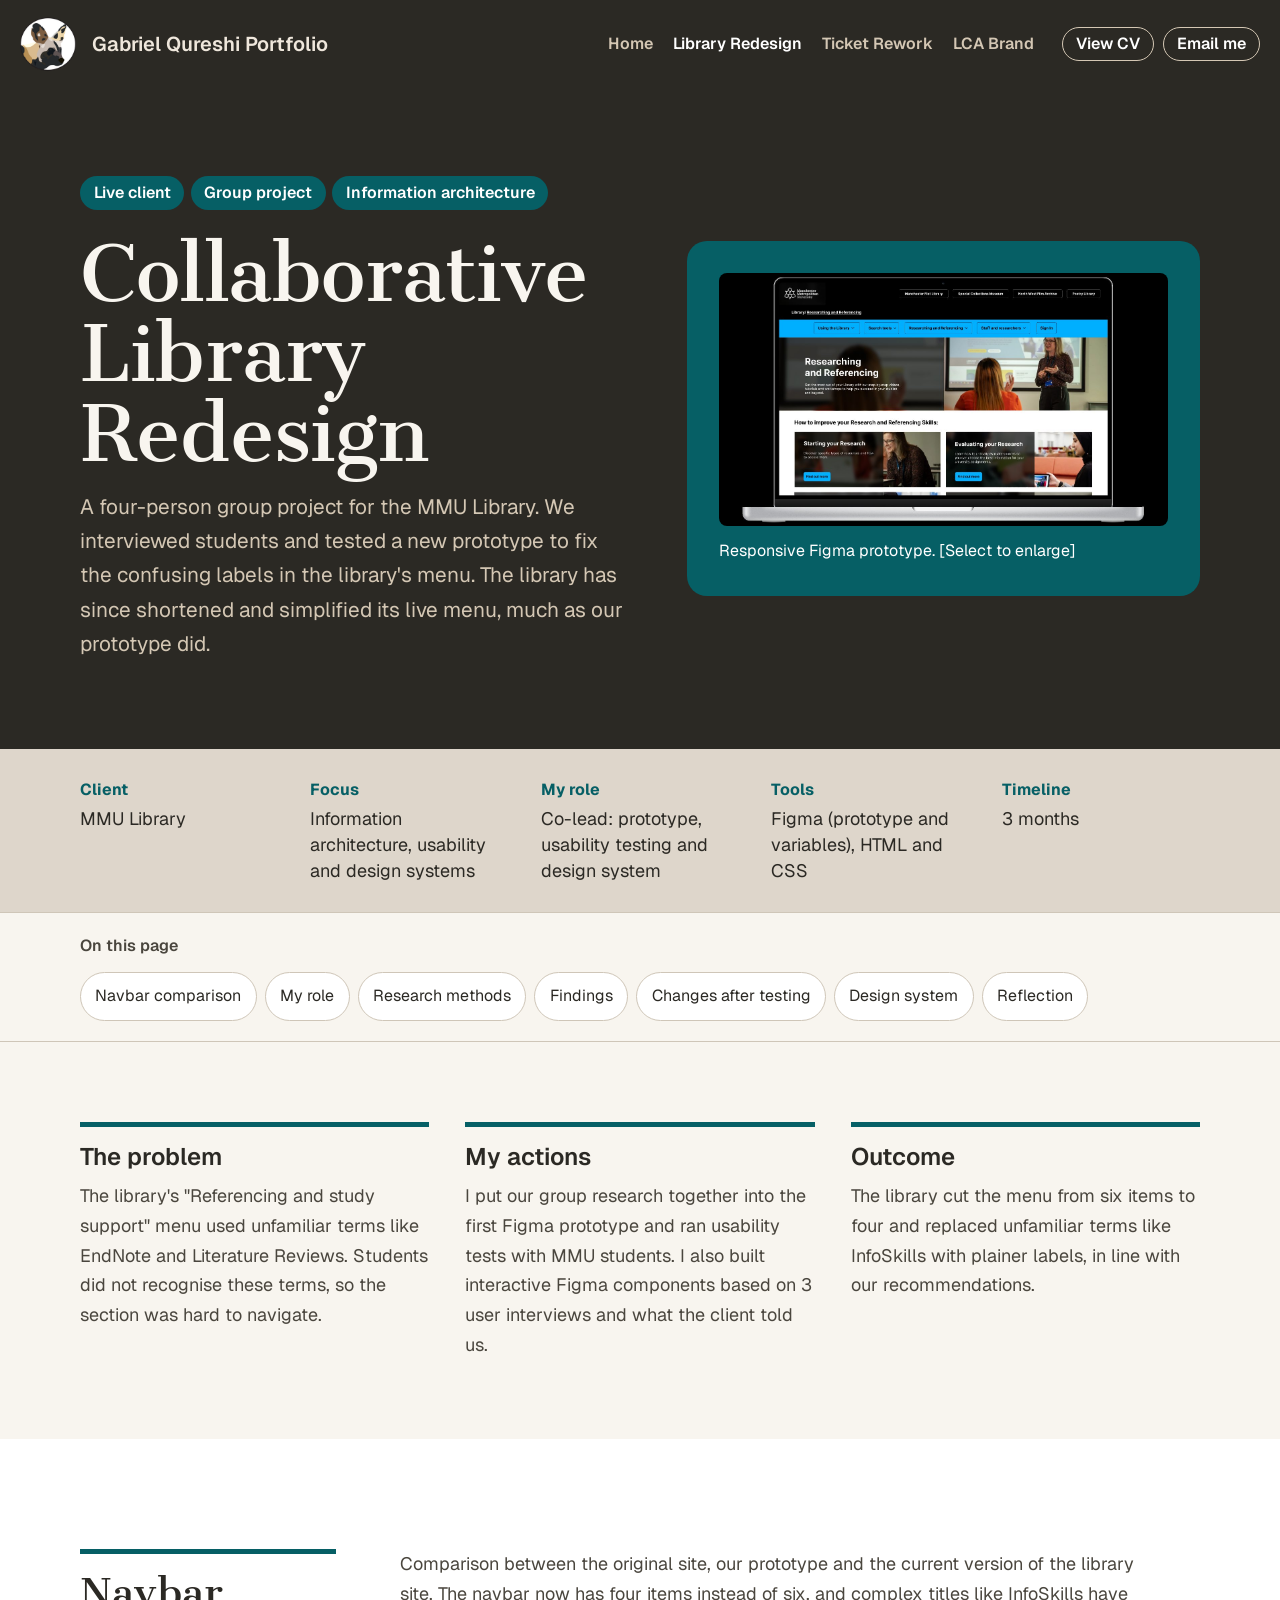
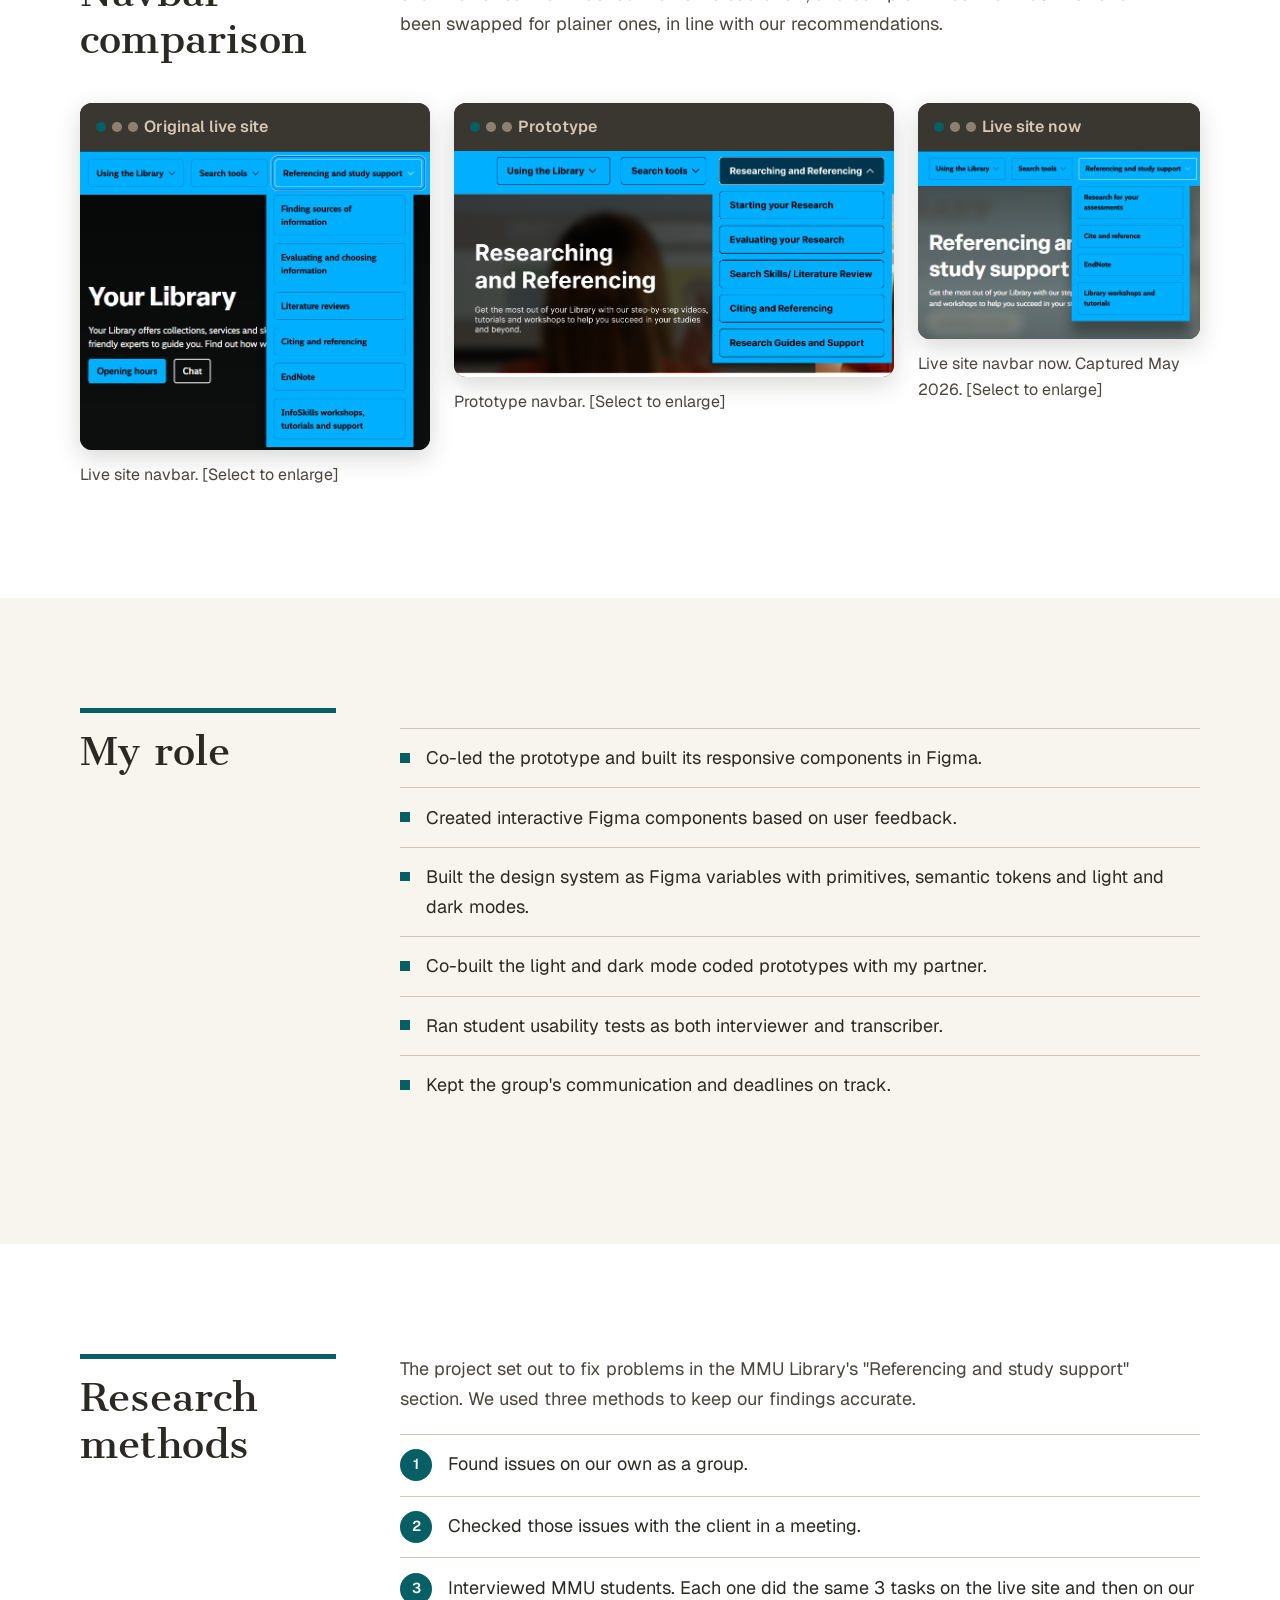
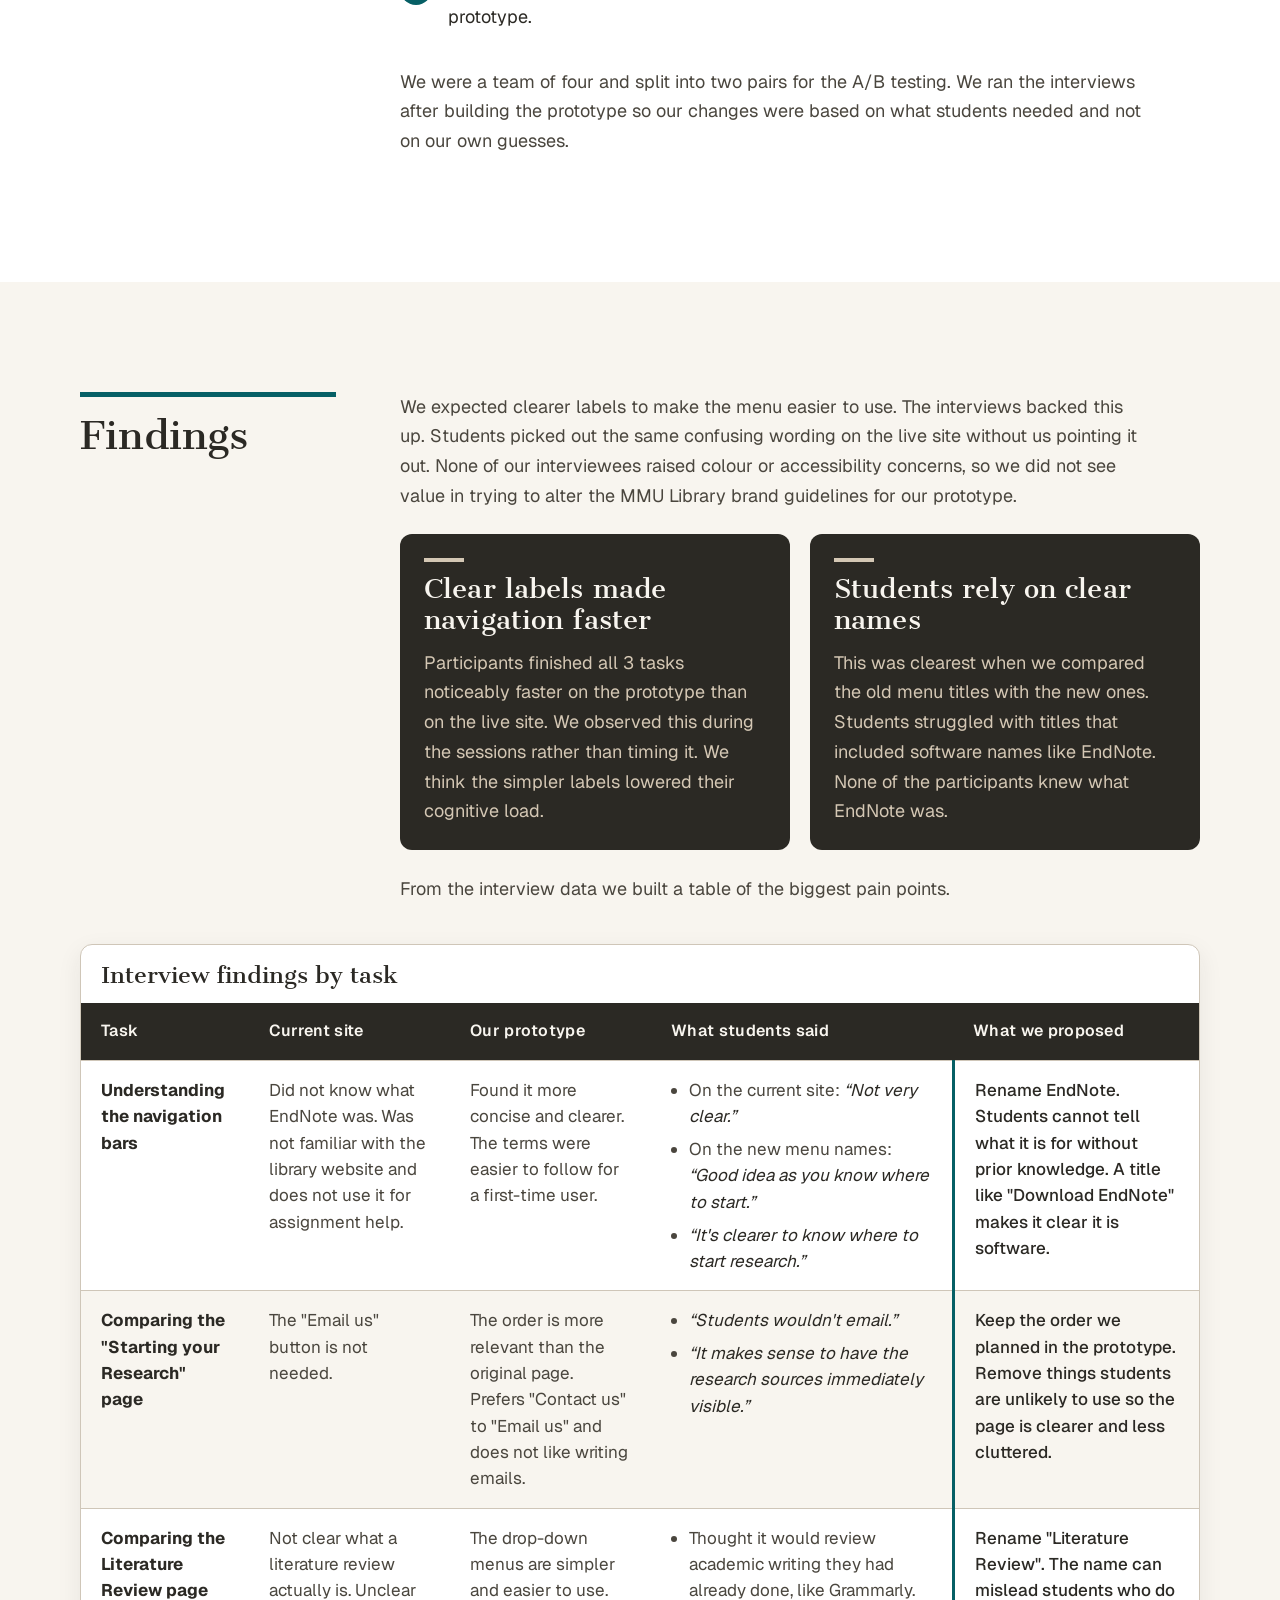
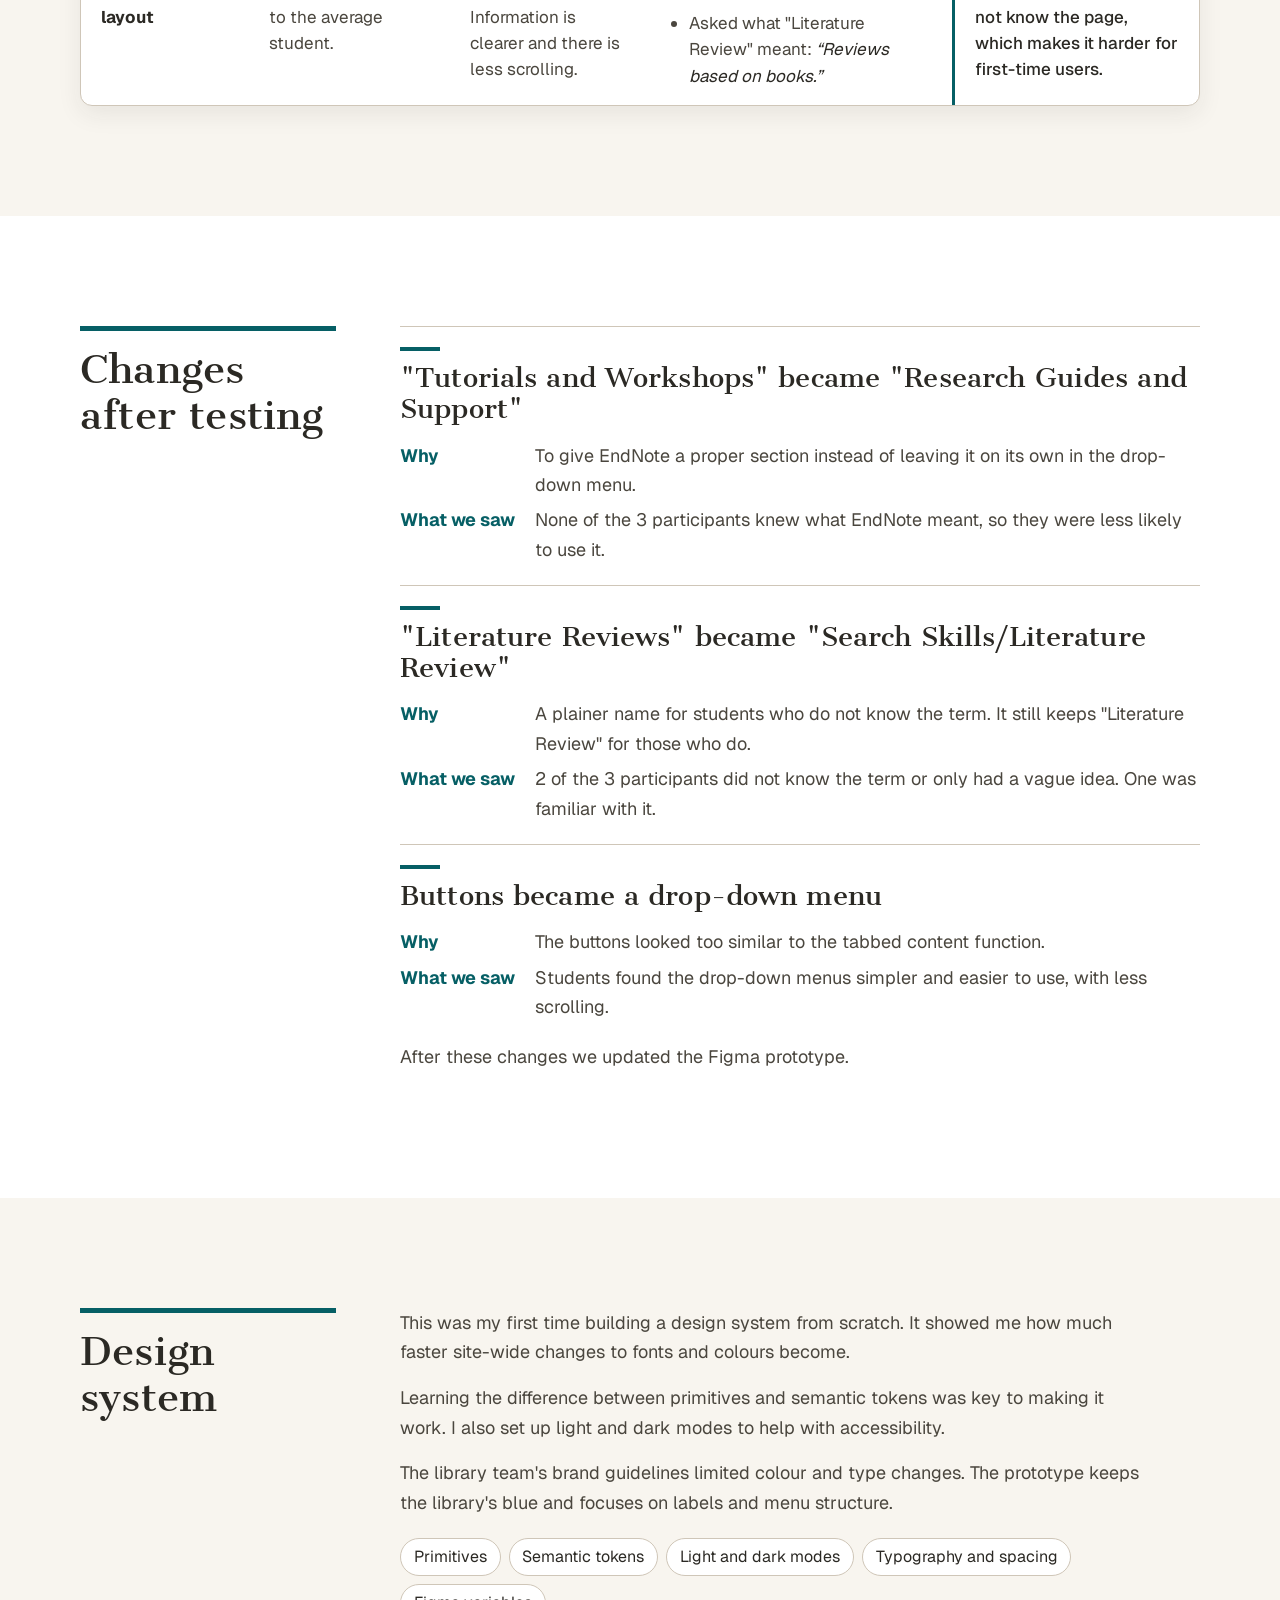
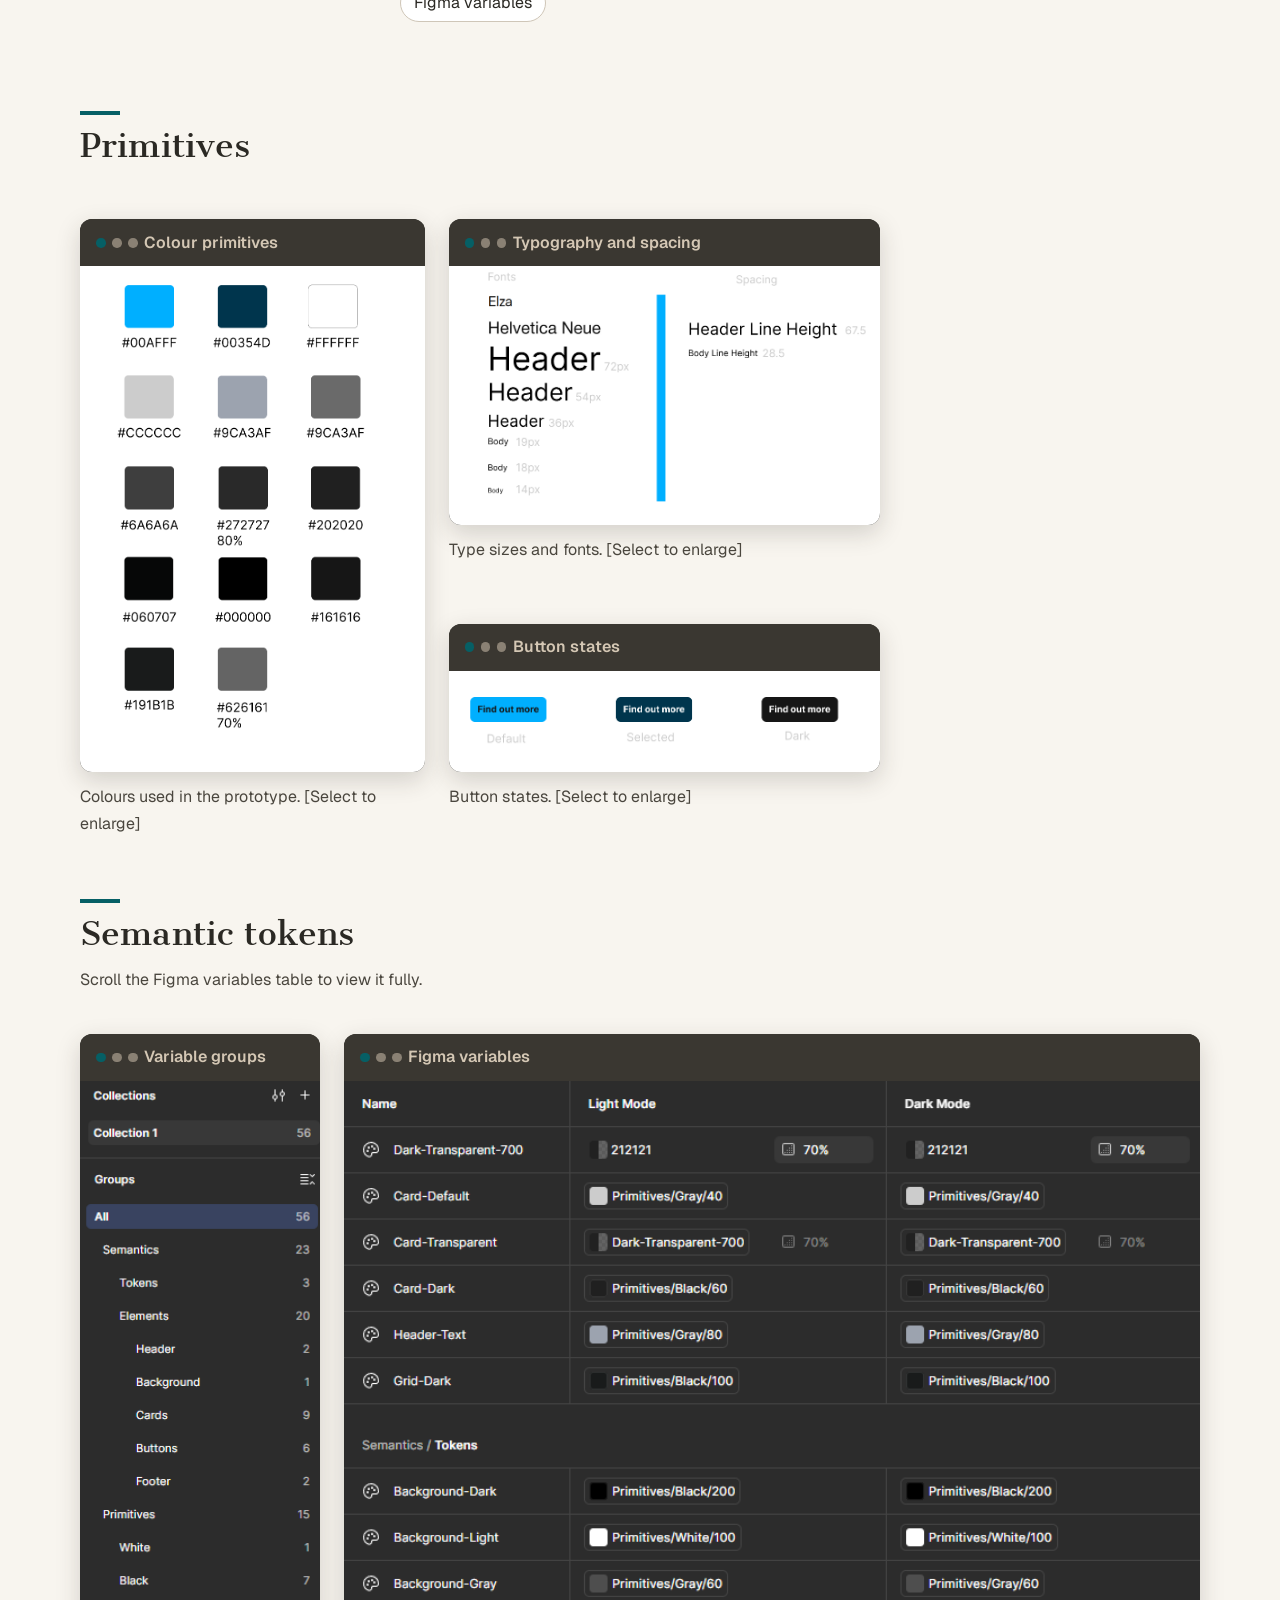
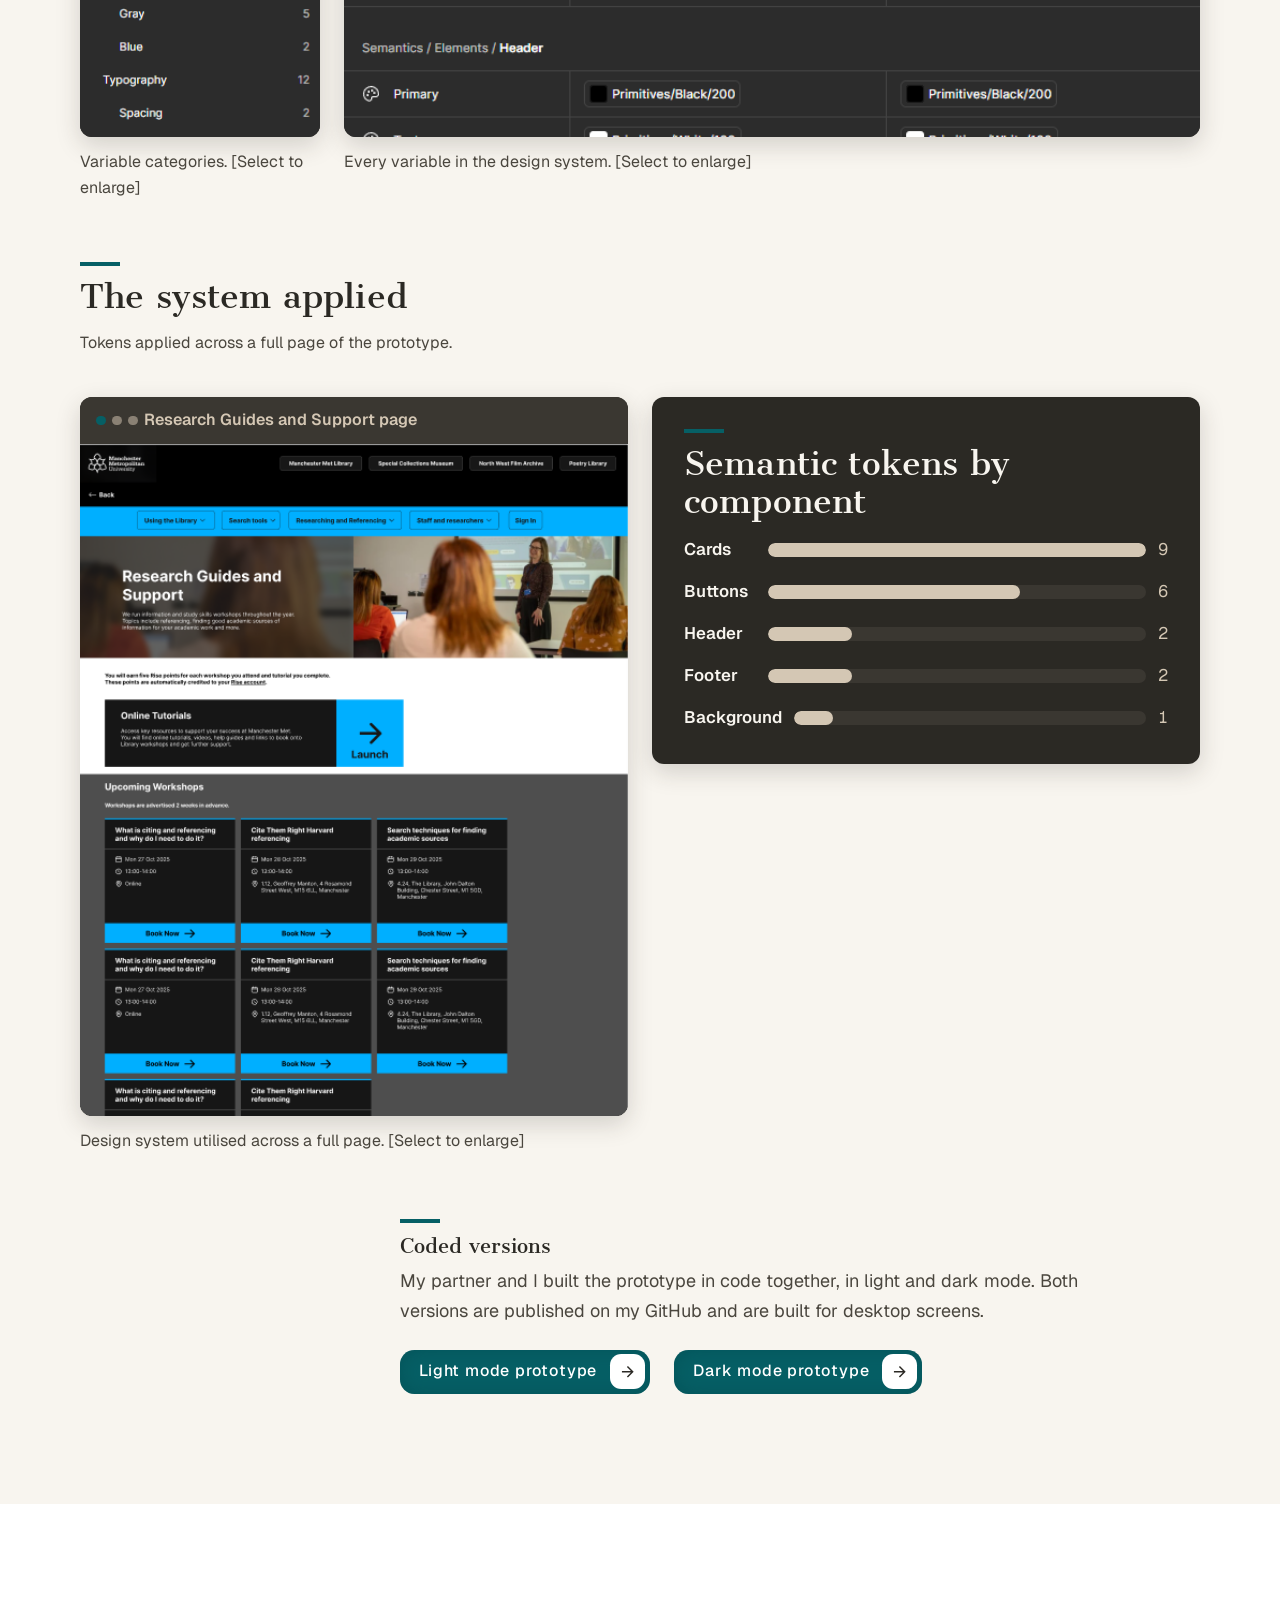
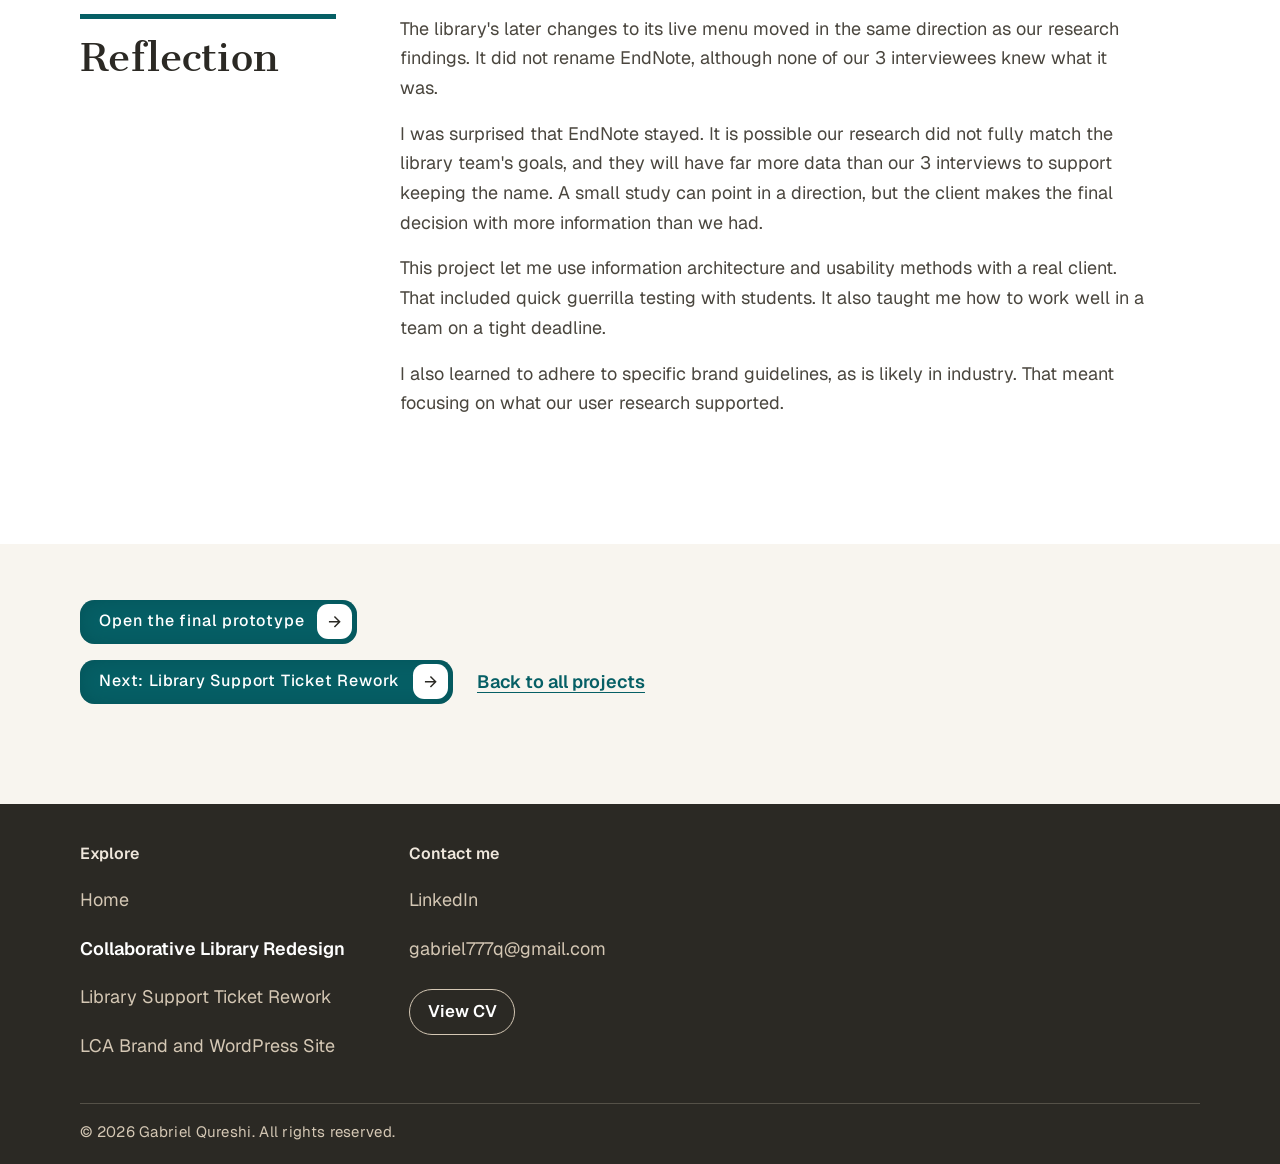
<file: mmu-library-project.html>
<!DOCTYPE html>
<html lang="en-GB">
    <head>
        <meta charset="utf-8" />
        <meta name="viewport" content="width=device-width, initial-scale=1" />
        <meta name="description" content="Collaborative Library Redesign: a live client information architecture project for MMU Library. The live menu was later simplified in line with our findings." />
        <meta property="og:type" content="website" />
        <meta property="og:title" content="Collaborative Library Redesign | Gabriel Qureshi Portfolio" />
        <meta property="og:description" content="Collaborative Library Redesign: a live client information architecture project for MMU Library. The live menu was later simplified in line with our findings." />
        <meta property="og:image" content="https://rafigq.github.io/Gabriel_Qureshi_Portfolio/assets/og/og-library.jpg" />
        <meta property="og:image:width" content="1200" />
        <meta property="og:image:height" content="630" />
        <meta name="twitter:card" content="summary_large_image" />
        <meta name="author" content="Gabriel Qureshi" />
        <link rel="canonical" href="https://rafigq.github.io/Gabriel_Qureshi_Portfolio/mmu-library-project.html" />
        <meta property="og:url" content="https://rafigq.github.io/Gabriel_Qureshi_Portfolio/mmu-library-project.html" />
        <meta name="theme-color" content="#2b2924" />
        <title>Collaborative Library Redesign | Gabriel Qureshi Portfolio</title>
        <link rel="icon" type="image/png" sizes="32x32" href="assets/favicon-32.png" />
        <link rel="icon" type="image/png" sizes="192x192" href="assets/favicon-192.png" />
        <link rel="apple-touch-icon" href="assets/apple-touch-icon.png" />
        <link rel="preconnect" href="https://fonts.googleapis.com">
        <link rel="preconnect" href="https://fonts.gstatic.com" crossorigin>
        <link href="https://fonts.googleapis.com/css2?family=Cantata+One&family=Geist:ital,wght@0,100..900;1,100..900&family=Montserrat:ital,wght@0,100..900;1,100..900&display=swap" rel="stylesheet">
        <link href="css/styles.css" rel="stylesheet" />
    </head>
    <body class="project-page">
        <a class="skip-link" href="#content">Skip to main content</a>
        <nav class="site-nav">
                <div class="wrapper nav-inner">
                    <img width="80" height="80" class="Bull-Icon" src="assets/logo-mark.png" alt="" />
                    <a class="brand" href="index.html"><span>Gabriel Qureshi Portfolio</span></a>
                    <button class="nav-toggle" type="button" aria-controls="nav-menu" aria-expanded="false" aria-label="Toggle navigation"><span class="nav-toggle-icon"></span></button>
                    <div class="nav-menu" id="nav-menu">
                        <ul class="nav-links">
                            <li><a href="index.html">Home</a></li>
                            <li><a href="mmu-library-project.html" aria-current="page">Library Redesign</a></li>
                            <li><a href="mmu-library-ticketing-system.html">Ticket Rework</a></li>
                            <li><a href="lca-branding.html">LCA Brand</a></li>
                            <li><a class="nav-cta" href="assets/Gabriel_Qureshi_CV.pdf" type="application/pdf" target="_blank" rel="noopener">View CV<span class="sr-only"> (PDF, opens in a new tab)</span></a></li>
                            <li><a class="nav-cta" href="mailto:gabriel777q@gmail.com">Email me</a></li>
                        </ul>
                    </div>
                </div>
            </nav>

        <main>

            <header class="page-hero" id="content">
                <div class="container">
                    <div>
                        <span class="tag">Live client</span><span class="tag">Group project</span><span class="tag">Information architecture</span>
                        <h1>Collaborative Library Redesign</h1>
                        <p class="hero-lead">A four-person group project for the MMU Library. We interviewed students and tested a new prototype to fix the confusing labels in the library's menu. The library has since shortened and simplified its live menu, much as our prototype did.</p>
                    </div>
                    <figure class="hero-stage">
                        <button class="image-zoom-trigger" type="button" aria-label="Enlarge: MMU Library prototype">
                            <img width="1337" height="751" src="assets/PrototypeSS.jpg" alt="Screenshot of the MMU Library website prototype" />
                        </button>
                        <figcaption>Responsive Figma prototype. [Select to enlarge]</figcaption>
                    </figure>
                </div>
            </header>

            <div class="facts-bar">
                <div class="container">
                    <dl>
                        <div><dt>Client</dt><dd>MMU Library</dd></div>
                        <div><dt>Focus</dt><dd>Information architecture, usability and design systems</dd></div>
                        <div><dt>My role</dt><dd>Co-lead: prototype, usability testing and design system</dd></div>
                        <div><dt>Tools</dt><dd>Figma (prototype and variables), HTML and CSS</dd></div>
                        <div><dt>Timeline</dt><dd>3 months</dd></div>
                    </dl>
                </div>
            </div>

            <nav class="jump-nav" aria-label="On this page">
                <div class="container">
                    <span class="jump-label">On this page</span>
                    <ul>
                        <li><a href="#ba">Navbar comparison</a></li>
                        <li><a href="#role">My role</a></li>
                        <li><a href="#context">Research methods</a></li>
                        <li><a href="#findings">Findings</a></li>
                        <li><a href="#alterations">Changes after testing</a></li>
                        <li><a href="#ds">Design system</a></li>
                        <li><a href="#reflection">Reflection</a></li>
                    </ul>
                </div>
            </nav>

            <div class="container project-summary">
                <div><h2>The problem</h2><p>The library's "Referencing and study support" menu used unfamiliar terms like EndNote and Literature Reviews. Students did not recognise these terms, so the section was hard to navigate.</p></div>
                <div><h2>My actions</h2><p>I put our group research together into the first Figma prototype and ran usability tests with MMU students. I also built interactive Figma components based on 3 user interviews and what the client told us.</p></div>
                <div><h2>Outcome</h2><p>The library cut the menu from six items to four and replaced unfamiliar terms like InfoSkills with plainer labels, in line with our recommendations.</p></div>
            </div>

            <section class="project-section alt" id="before-after" aria-labelledby="ba">
                <div class="container">
                    <h2 id="ba">Navbar comparison</h2>
                    <div class="section-body">
                        <p>Comparison between the original site, our prototype and the current version of the library site. The navbar now has four items instead of six, and complex titles like InfoSkills have been swapped for plainer ones, in line with our recommendations.</p>
                    </div>
                    <div class="compare">
                        <figure class="system-panel">
                            <div class="device-frame">
                                <div class="device-bar">Original live site</div>
                                <div class="scroll-frame fit">
                                    <button class="image-zoom-trigger" type="button" aria-label="Enlarge: original library menu">
                                        <img loading="lazy" width="720" height="615" src="assets/OriginalNavbar.png" alt="The original MMU Library navigation with the Referencing and study support menu open, showing six stacked button-style items: Finding sources of information, Evaluating and choosing information, Literature reviews, Citing and referencing, EndNote, and InfoSkills workshops, tutorials and support" />
                                    </button>
                                </div>
                            </div>
                            <figcaption>Live site navbar. [Select to enlarge]</figcaption>
                        </figure>
                        <figure class="system-panel">
                            <div class="device-frame">
                                <div class="device-bar">Prototype</div>
                                <div class="scroll-frame fit">
                                    <button class="image-zoom-trigger" type="button" aria-label="Enlarge: prototype menu">
                                        <img loading="lazy" width="905" height="465" src="assets/PrototypeNavbar.png" alt="The prototype navigation with the Researching and Referencing menu open, showing five stacked items: Starting your Research, Evaluating your Research, Search Skills slash Literature Review, Citing and Referencing, and Research Guides and Support" />
                                    </button>
                                </div>
                            </div>
                            <figcaption>Prototype navbar. [Select to enlarge]</figcaption>
                        </figure>
                        <figure class="system-panel">
                            <div class="device-frame">
                                <div class="device-bar">Live site now</div>
                                <div class="scroll-frame fit">
                                    <button class="image-zoom-trigger" type="button" aria-label="Enlarge: live library menu now">
                                        <img loading="lazy" width="580" height="388" src="assets/LiveNavbarNow.png" alt="The live MMU Library navigation today with the Referencing and study support menu open, showing four stacked items: Research for your assessments, Cite and reference, EndNote, and Library workshops and tutorials" />
                                    </button>
                                </div>
                            </div>
                            <figcaption>Live site navbar now. Captured May 2026. [Select to enlarge]</figcaption>
                        </figure>
                    </div>
                </div>
            </section>

            <section class="project-section" aria-labelledby="role">
                <div class="container">
                    <h2 id="role">My role</h2>
                    <div class="section-body">
                        <ul class="tick-list">
                            <li>Co-led the prototype and built its responsive components in Figma.</li>
                            <li>Created interactive Figma components based on user feedback.</li>
                            <li>Built the design system as Figma variables with primitives, semantic tokens and light and dark modes.</li>
                            <li>Co-built the light and dark mode coded prototypes with my partner.</li>
                            <li>Ran student usability tests as both interviewer and transcriber.</li>
                            <li>Kept the group's communication and deadlines on track.</li>
                        </ul>
                    </div>
                </div>
            </section>

            <section class="project-section alt" aria-labelledby="context">
                <div class="container">
                    <h2 id="context">Research methods</h2>
                    <div class="section-body">
                        <p>The project set out to fix problems in the MMU Library's "Referencing and study support" section. We used three methods to keep our findings accurate.</p>
                        <ol class="step-list">
                            <li>Found issues on our own as a group.</li>
                            <li>Checked those issues with the client in a meeting.</li>
                            <li>Interviewed MMU students. Each one did the same 3 tasks on the live site and then on our prototype.</li>
                        </ol>
                        <p>We were a team of four and split into two pairs for the A/B testing. We ran the interviews after building the prototype so our changes were based on what students needed and not on our own guesses.</p>
                    </div>
                </div>
            </section>

            <section class="project-section" aria-labelledby="findings">
                <div class="container">
                    <h2 id="findings">Findings</h2>
                    <div class="section-body">
                        <p>We expected clearer labels to make the menu easier to use. The interviews backed this up. Students picked out the same confusing wording on the live site without us pointing it out. None of our interviewees raised colour or accessibility concerns, so we did not see value in trying to alter the MMU Library brand guidelines for our prototype.</p>
                        <div class="finding-grid">
                            <div><h3>Clear labels made navigation faster</h3><p>Participants finished all 3 tasks noticeably faster on the prototype than on the live site. We observed this during the sessions rather than timing it. We think the simpler labels lowered their cognitive load.</p></div>
                            <div><h3>Students rely on clear names</h3><p>This was clearest when we compared the old menu titles with the new ones. Students struggled with titles that included software names like EndNote. None of the participants knew what EndNote was.</p></div>
                        </div>
                        <p>From the interview data we built a table of the biggest pain points.</p>
                    </div>
                    <div class="findings-table-wrap">
                        <table class="findings-table">
                            <caption>Interview findings by task</caption>
                            <thead>
                                <tr>
                                    <th scope="col">Task</th>
                                    <th scope="col">Current site</th>
                                    <th scope="col">Our prototype</th>
                                    <th scope="col">What students said</th>
                                    <th scope="col">What we proposed</th>
                                </tr>
                            </thead>
                            <tbody>
                                <tr>
                                    <th scope="row">Understanding the navigation bars</th>
                                    <td data-label="Current site">Did not know what EndNote was. Was not familiar with the library website and does not use it for assignment help.</td>
                                    <td data-label="Our prototype">Found it more concise and clearer. The terms were easier to follow for a first-time user.</td>
                                    <td data-label="What students said">
                                        <ul>
                                            <li>On the current site: <q>Not very clear.</q></li>
                                            <li>On the new menu names: <q>Good idea as you know where to start.</q></li>
                                            <li><q>It's clearer to know where to start research.</q></li>
                                        </ul>
                                    </td>
                                    <td data-label="What we proposed">Rename EndNote. Students cannot tell what it is for without prior knowledge. A title like "Download EndNote" makes it clear it is software.</td>
                                </tr>
                                <tr>
                                    <th scope="row">Comparing the "Starting your Research" page</th>
                                    <td data-label="Current site">The "Email us" button is not needed.</td>
                                    <td data-label="Our prototype">The order is more relevant than the original page. Prefers "Contact us" to "Email us" and does not like writing emails.</td>
                                    <td data-label="What students said">
                                        <ul>
                                            <li><q>Students wouldn't email.</q></li>
                                            <li><q>It makes sense to have the research sources immediately visible.</q></li>
                                        </ul>
                                    </td>
                                    <td data-label="What we proposed">Keep the order we planned in the prototype. Remove things students are unlikely to use so the page is clearer and less cluttered.</td>
                                </tr>
                                <tr>
                                    <th scope="row">Comparing the Literature Review page layout</th>
                                    <td data-label="Current site">Not clear what a literature review actually is. Unclear to the average student.</td>
                                    <td data-label="Our prototype">The drop-down menus are simpler and easier to use. Information is clearer and there is less scrolling.</td>
                                    <td data-label="What students said">
                                        <ul>
                                            <li>Thought it would review academic writing they had already done, like Grammarly.</li>
                                            <li>Asked what "Literature Review" meant: <q>Reviews based on books.</q></li>
                                        </ul>
                                    </td>
                                    <td data-label="What we proposed">Rename "Literature Review". The name can mislead students who do not know the page, which makes it harder for first-time users.</td>
                                </tr>
                            </tbody>
                        </table>
                    </div>
                </div>
            </section>

            <section class="project-section alt" aria-labelledby="alterations">
                <div class="container">
                    <h2 id="alterations">Changes after testing</h2>
                    <div class="section-body">
                        <article class="change-item">
                            <h3>"Tutorials and Workshops" became "Research Guides and Support"</h3>
                            <dl>
                                <dt>Why</dt><dd>To give EndNote a proper section instead of leaving it on its own in the drop-down menu.</dd>
                                <dt>What we saw</dt><dd>None of the 3 participants knew what EndNote meant, so they were less likely to use it.</dd>
                            </dl>
                        </article>
                        <article class="change-item">
                            <h3>"Literature Reviews" became "Search Skills/Literature Review"</h3>
                            <dl>
                                <dt>Why</dt><dd>A plainer name for students who do not know the term. It still keeps "Literature Review" for those who do.</dd>
                                <dt>What we saw</dt><dd>2 of the 3 participants did not know the term or only had a vague idea. One was familiar with it.</dd>
                            </dl>
                        </article>
                        <article class="change-item">
                            <h3>Buttons became a drop-down menu</h3>
                            <dl>
                                <dt>Why</dt><dd>The buttons looked too similar to the tabbed content function.</dd>
                                <dt>What we saw</dt><dd>Students found the drop-down menus simpler and easier to use, with less scrolling.</dd>
                            </dl>
                        </article>
                        <p>After these changes we updated the Figma prototype.</p>
                    </div>
                </div>
            </section>

            <!-- Design system -->
            <section class="project-section" id="design-system" aria-labelledby="ds">
                <div class="container">
                    <h2 id="ds">Design system</h2>
                    <div class="section-body">
                        <p>This was my first time building a design system from scratch. It showed me how much faster site-wide changes to fonts and colours become.</p>
                        <p>Learning the difference between primitives and semantic tokens was key to making it work. I also set up light and dark modes to help with accessibility.</p>
                        <p>The library team's brand guidelines limited colour and type changes. The prototype keeps the library's blue and focuses on labels and menu structure.</p>
                        <ul class="chip-list" aria-label="Design system topics">
                            <li>Primitives</li>
                            <li>Semantic tokens</li>
                            <li>Light and dark modes</li>
                            <li>Typography and spacing</li>
                            <li>Figma variables</li>
                        </ul>
                    </div>

                    <div class="system-board">
                        <div class="board-intro">
                            <h3 class="system-heading">Primitives</h3>
                            
                        </div>
                        <div class="system-split primitives">
                            <figure class="system-panel">
                                <div class="device-frame">
                                    <div class="device-bar">Colour primitives</div>
                                    <div class="scroll-frame light fit">
                                        <button class="image-zoom-trigger" type="button" aria-label="Enlarge: colour primitives">
                                            <img loading="lazy" width="865" height="1180" src="assets/DesignSystemColours.png" alt="Colour primitives with hex values: brand blue #00AFFF, dark blue #00354D, white, and a range of greys and near-blacks" />
                                        </button>
                                    </div>
                                </div>
                                <figcaption>Colours used in the prototype. [Select to enlarge]</figcaption>
                            </figure>
                            <div class="system-stack">
                                <figure class="system-panel">
                                    <div class="device-frame">
                                        <div class="device-bar">Typography and spacing</div>
                                        <div class="scroll-frame light fit">
                                            <button class="image-zoom-trigger" type="button" aria-label="Enlarge: typography and spacing">
                                                <img loading="lazy" width="948" height="569" src="assets/DesignSystemType.png" alt="Type styles: Elza and Helvetica Neue, headers at 72, 54 and 36 pixels, body text at 19, 18 and 14 pixels, with header line height 67.5 and body line height 28.5" />
                                            </button>
                                        </div>
                                    </div>
                                    <figcaption>Type sizes and fonts. [Select to enlarge]</figcaption>
                                </figure>
                                <figure class="system-panel">
                                    <div class="device-frame">
                                        <div class="device-bar">Button states</div>
                                        <div class="scroll-frame light fit">
                                            <button class="image-zoom-trigger" type="button" aria-label="Enlarge: button states">
                                                <img loading="lazy" width="893" height="210" src="assets/DesignSystemButtons.png" alt="The Find out more button in three states: default in bright blue, selected in dark blue, and dark" />
                                            </button>
                                        </div>
                                    </div>
                                    <figcaption>Button states. [Select to enlarge]</figcaption>
                                </figure>
                            </div>
                        </div>

                        <div class="board-intro">
                            <h3 class="system-heading">Semantic tokens</h3>
                            <p>Scroll the Figma variables table to view it fully.</p>
                        </div>
                        <div class="system-split narrow-left">
                            <figure class="system-panel">
                                <div class="device-frame">
                                    <div class="device-bar">Variable groups</div>
                                    <div class="scroll-frame fit">
                                        <button class="image-zoom-trigger" type="button" aria-label="Enlarge: variable groups">
                                            <img loading="lazy" width="232" height="622" src="assets/DesignSystemCollections.png" alt="Variable groups in one collection: semantics (tokens, header, background, cards, buttons, footer), primitives (white, black, gray, blue) and typography (spacing)" />
                                        </button>
                                    </div>
                                </div>
                                <figcaption>Variable categories. [Select to enlarge]</figcaption>
                            </figure>
                            <figure class="system-panel">
                                <div class="device-frame">
                                    <div class="device-bar">Figma variables</div>
                                    <div class="scroll-frame" tabindex="0" role="region" aria-label="Scrollable Figma variables table">
                                        <button class="image-zoom-trigger" type="button" aria-label="Enlarge: Figma variables table">
                                            <img loading="lazy" width="760" height="1264" src="assets/DesignSystemVariables.png" alt="Figma variables table listing semantic tokens for tokens, header, background, cards and buttons, each with a light mode and a dark mode value that points at a primitive" />
                                        </button>
                                    </div>
                                </div>
                                <figcaption>Every variable in the design system. [Select to enlarge]</figcaption>
                            </figure>
                        </div>

                        <div class="board-intro">
                            <h3 class="system-heading">The system applied</h3>
                            <p>Tokens applied across a full page of the prototype.</p>
                        </div>
                        <div class="system-split">
                            <figure class="system-panel">
                                <div class="device-frame">
                                    <div class="device-bar">Research Guides and Support page</div>
                                    <div class="scroll-frame" tabindex="0" role="region" aria-label="Scrollable full-page prototype screenshot">
                                        <button class="image-zoom-trigger" type="button" aria-label="Enlarge: full-page prototype">
                                            <img loading="lazy" width="511" height="1043" src="assets/DesignSystemPrototype.png" alt="Full-length prototype of the Research Guides and Support page, with navigation, hero, online tutorials card, workshop booking cards, EndNote banner, see-also cards and footer" />
                                        </button>
                                    </div>
                                </div>
                                <figcaption>Design system utilised across a full page. [Select to enlarge]</figcaption>
                            </figure>
                            <div class="token-count">
                                <h3 class="system-heading">Semantic tokens by component</h3>
                                
                                <ul class="bar-list" aria-label="Number of semantic element tokens per component">
                                    <li><span class="bar-name">Cards</span><span class="bar-track"><span class="bar-fill" style="--n:9"></span></span><span class="bar-num">9</span></li>
                                    <li><span class="bar-name">Buttons</span><span class="bar-track"><span class="bar-fill" style="--n:6"></span></span><span class="bar-num">6</span></li>
                                    <li><span class="bar-name">Header</span><span class="bar-track"><span class="bar-fill" style="--n:2"></span></span><span class="bar-num">2</span></li>
                                    <li><span class="bar-name">Footer</span><span class="bar-track"><span class="bar-fill" style="--n:2"></span></span><span class="bar-num">2</span></li>
                                    <li><span class="bar-name">Background</span><span class="bar-track"><span class="bar-fill" style="--n:1"></span></span><span class="bar-num">1</span></li>
                                </ul>
                            </div>
                        </div>
                    </div>
                    <div class="section-body coded-versions">
                        <h3 class="system-heading">Coded versions</h3>
                        <p>My partner and I built the prototype in code together, in light and dark mode. Both versions are published on my GitHub and are built for desktop screens.</p>
                        <div class="inline-actions">
                            <a class="cssbuttons-io-button" href="https://rafigq.github.io/shiny-system/" target="_blank" rel="noopener noreferrer">Light mode prototype<span class="icon" aria-hidden="true"><svg viewBox="0 0 24 24"><path d="M16.2 11l-5.4-5.4 1.4-1.4L20 12l-7.8 7.8-1.4-1.4 5.4-5.4H4v-2z" fill="currentColor"/></svg></span></a>
                            <a class="cssbuttons-io-button" href="https://rafigq.github.io/darkmode/" target="_blank" rel="noopener noreferrer">Dark mode prototype<span class="icon" aria-hidden="true"><svg viewBox="0 0 24 24"><path d="M16.2 11l-5.4-5.4 1.4-1.4L20 12l-7.8 7.8-1.4-1.4 5.4-5.4H4v-2z" fill="currentColor"/></svg></span></a>
                        </div>
                    </div>
                </div>
            </section>

            <section class="project-section alt" aria-labelledby="reflection">
                <div class="container">
                    <h2 id="reflection">Reflection</h2>
                    <div class="section-body">
                        <p>The library's later changes to its live menu moved in the same direction as our research findings. It did not rename EndNote, although none of our 3 interviewees knew what it was.</p>
                        <p>I was surprised that EndNote stayed. It is possible our research did not fully match the library team's goals, and they will have far more data than our 3 interviews to support keeping the name. A small study can point in a direction, but the client makes the final decision with more information than we had.</p>
                        <p>This project let me use information architecture and usability methods with a real client. That included quick guerrilla testing with students. It also taught me how to work well in a team on a tight deadline.</p>
                        <p>I also learned to adhere to specific brand guidelines, as is likely in industry. That meant focusing on what our user research supported.</p>
                    </div>
                </div>
            </section>
        </main>

        <div class="container project-end">
            <a class="cssbuttons-io-button" href="https://www.figma.com/proto/tRHpQPpQ7IpxGXULVzD0zK/Ticket-System?p=f&viewport=4032%2C-3067%2C0.39&t=pV84CdqC531320vs-1&scaling=scale-down&content-scaling=fixed&node-id=124-2088&starting-point-node-id=124%3A2088&page-id=15%3A232" target="_blank" rel="noopener noreferrer">Open the final prototype<span class="icon" aria-hidden="true"><svg viewBox="0 0 24 24"><path d="M16.2 11l-5.4-5.4 1.4-1.4L20 12l-7.8 7.8-1.4-1.4 5.4-5.4H4v-2z" fill="currentColor"/></svg></span></a>
            <nav class="project-nav" aria-label="More projects">
                <a class="cssbuttons-io-button" href="mmu-library-ticketing-system.html">Next: Library Support Ticket Rework<span class="icon" aria-hidden="true"><svg viewBox="0 0 24 24"><path d="M16.2 11l-5.4-5.4 1.4-1.4L20 12l-7.8 7.8-1.4-1.4 5.4-5.4H4v-2z" fill="currentColor"/></svg></span></a>
                <a href="index.html#featured-projects">Back to all projects</a>
            </nav>
        </div>

        <footer>
            <div class="wrapper footer-wrapper">
                <div class="footer-main">
                    <div class="footer-columns">
                        <nav class="footer-column" aria-label="Page links">
                            <h2 class="footer-heading">Explore</h2>
                            <ul class="footer-links">
                                <li><a href="index.html">Home</a></li>
                                <li><a href="mmu-library-project.html" aria-current="page">Collaborative Library Redesign</a></li>
                                <li><a href="mmu-library-ticketing-system.html">Library Support Ticket Rework</a></li>
                                <li><a href="lca-branding.html">LCA Brand and WordPress Site</a></li>
                            </ul>
                        </nav>
                        <div class="footer-column">
                            <h2 class="footer-heading">Contact me</h2>
                            <ul class="footer-links">
                                <li><a href="https://www.linkedin.com/in/gabriel-qureshi-59a591330/" target="_blank" rel="noopener noreferrer">LinkedIn</a></li>
                                <li><a href="mailto:gabriel777q@gmail.com">gabriel777q@gmail.com</a></li>
                            </ul>
                            <a class="footer-cv-button" href="assets/Gabriel_Qureshi_CV.pdf" type="application/pdf" target="_blank" rel="noopener">View CV<span class="sr-only"> (PDF, opens in a new tab)</span></a>
                        </div>
                    </div>
                </div>
                <p class="footer-copyright">&copy; 2026 Gabriel Qureshi. All rights reserved.</p>
            </div>
        </footer>
        <script src="js/image-lightbox.js" defer></script>
        <script src="js/nav-toggle.js" defer></script>
    </body>
</html>
</file>
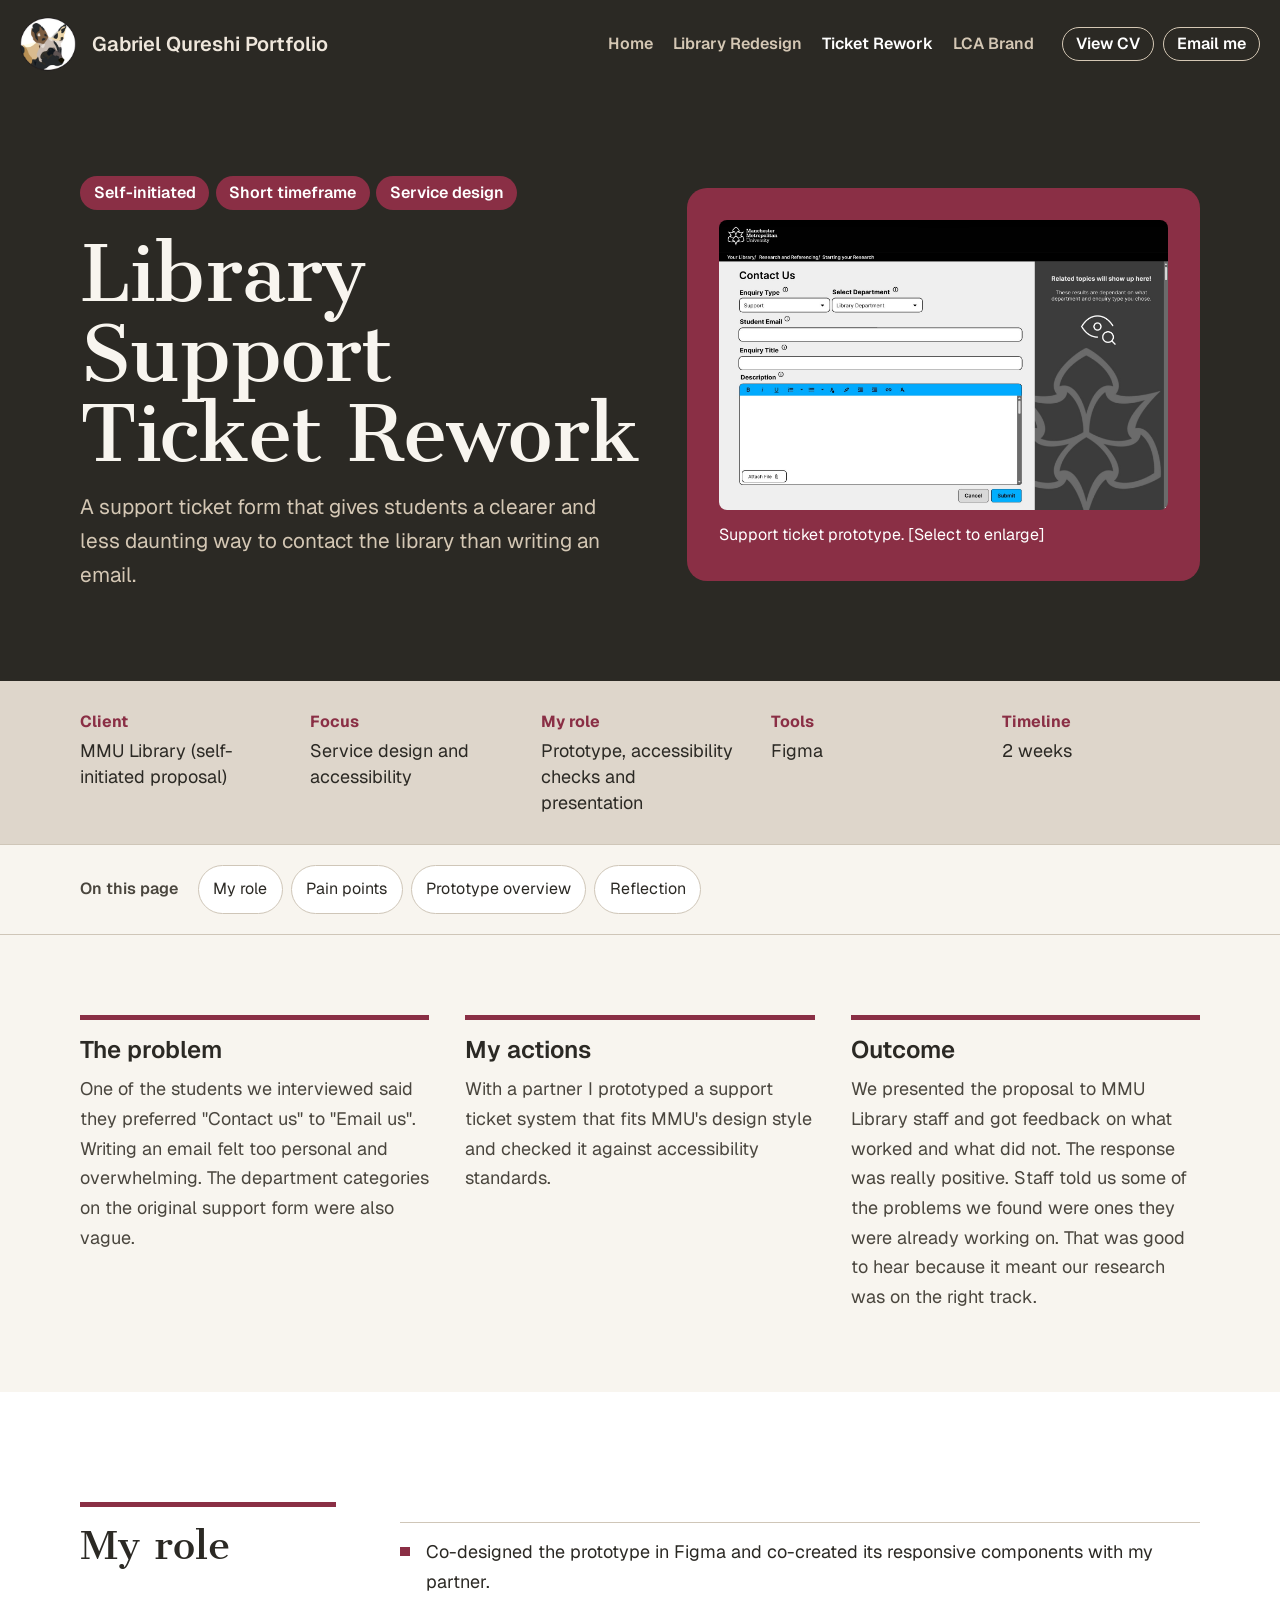
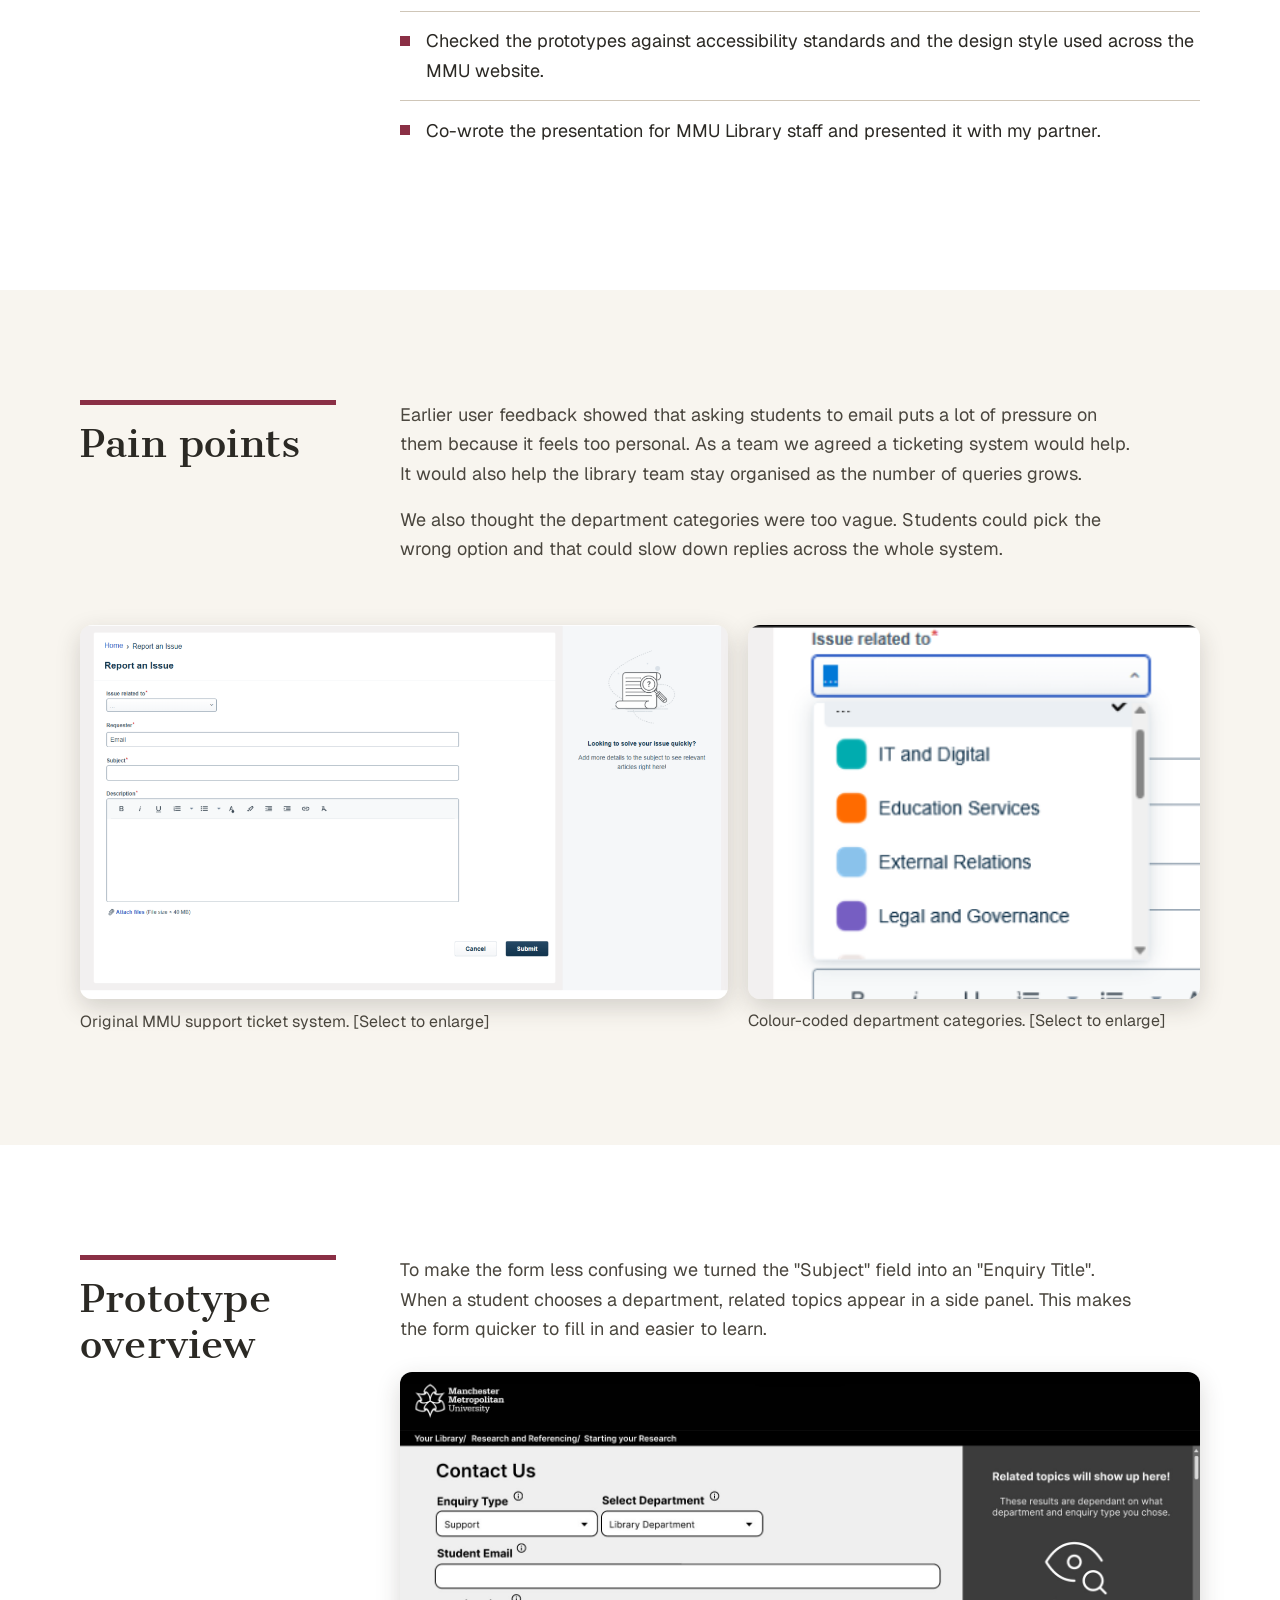
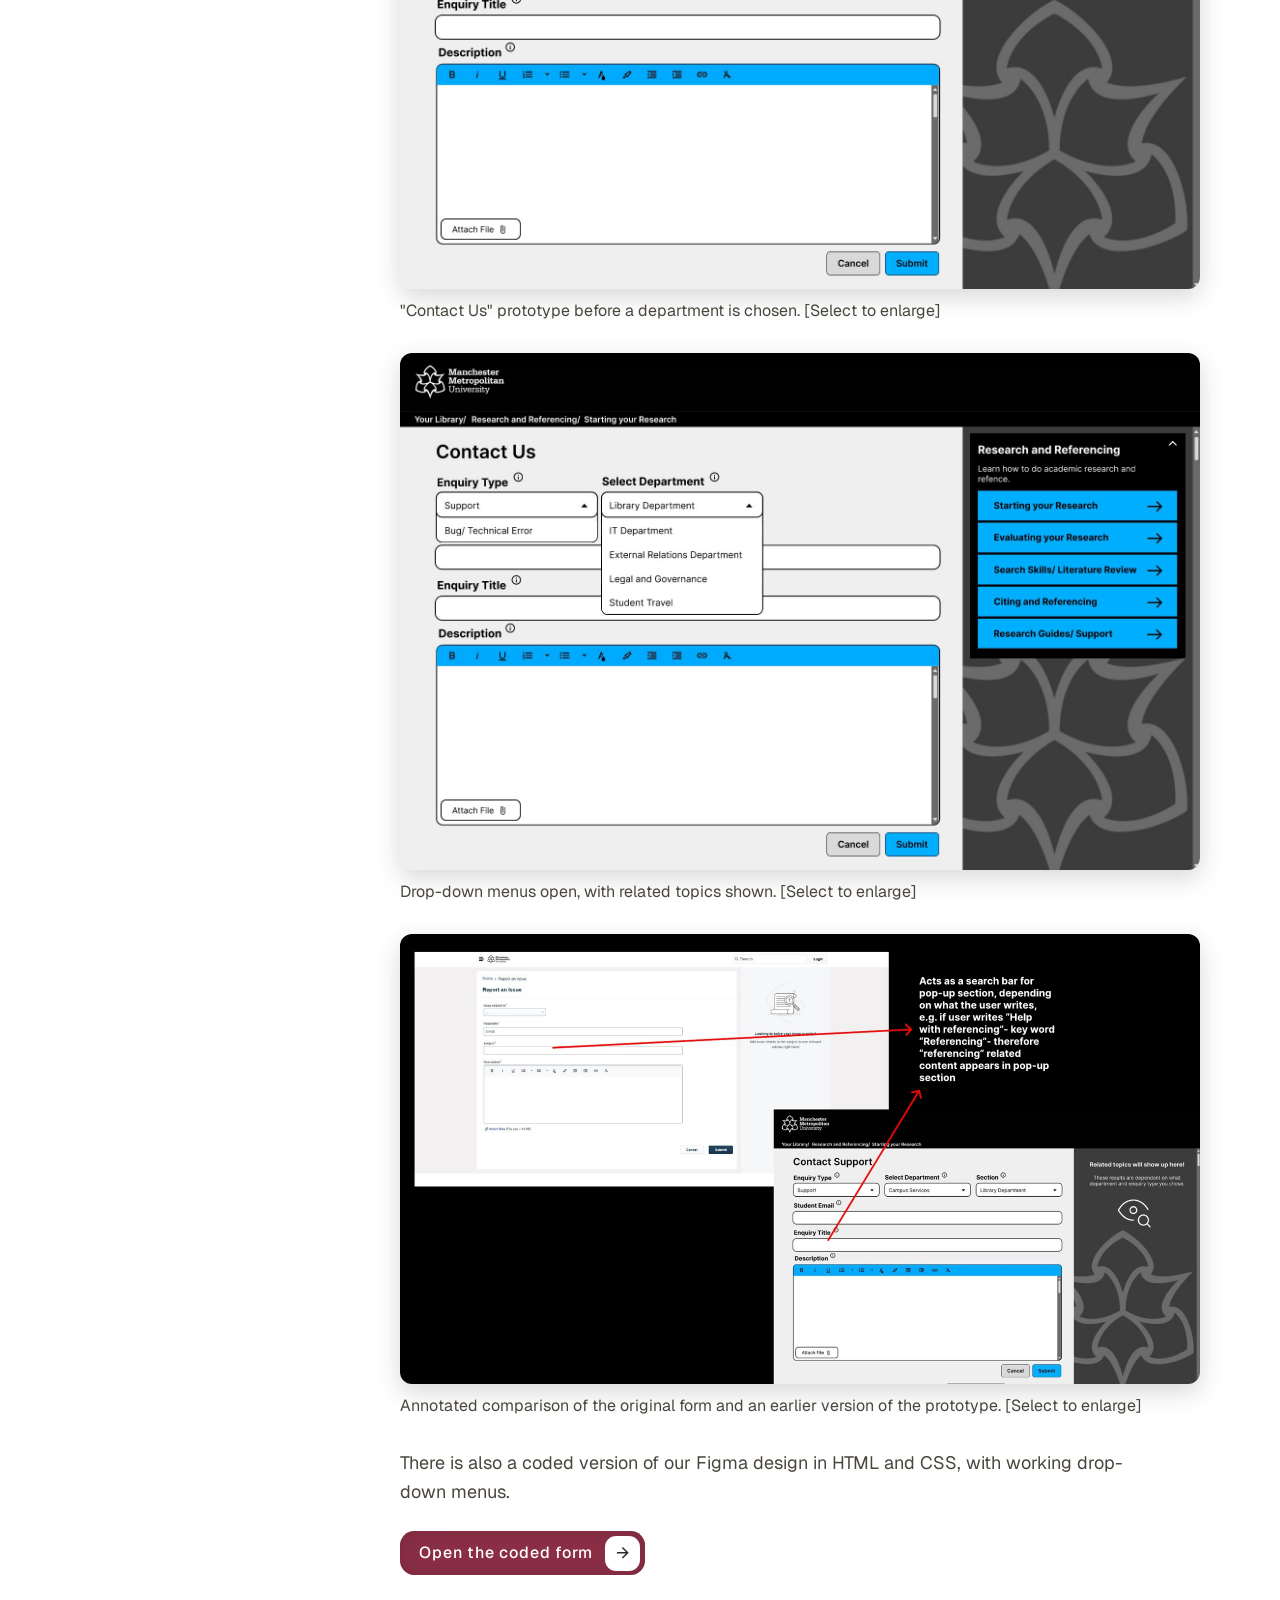
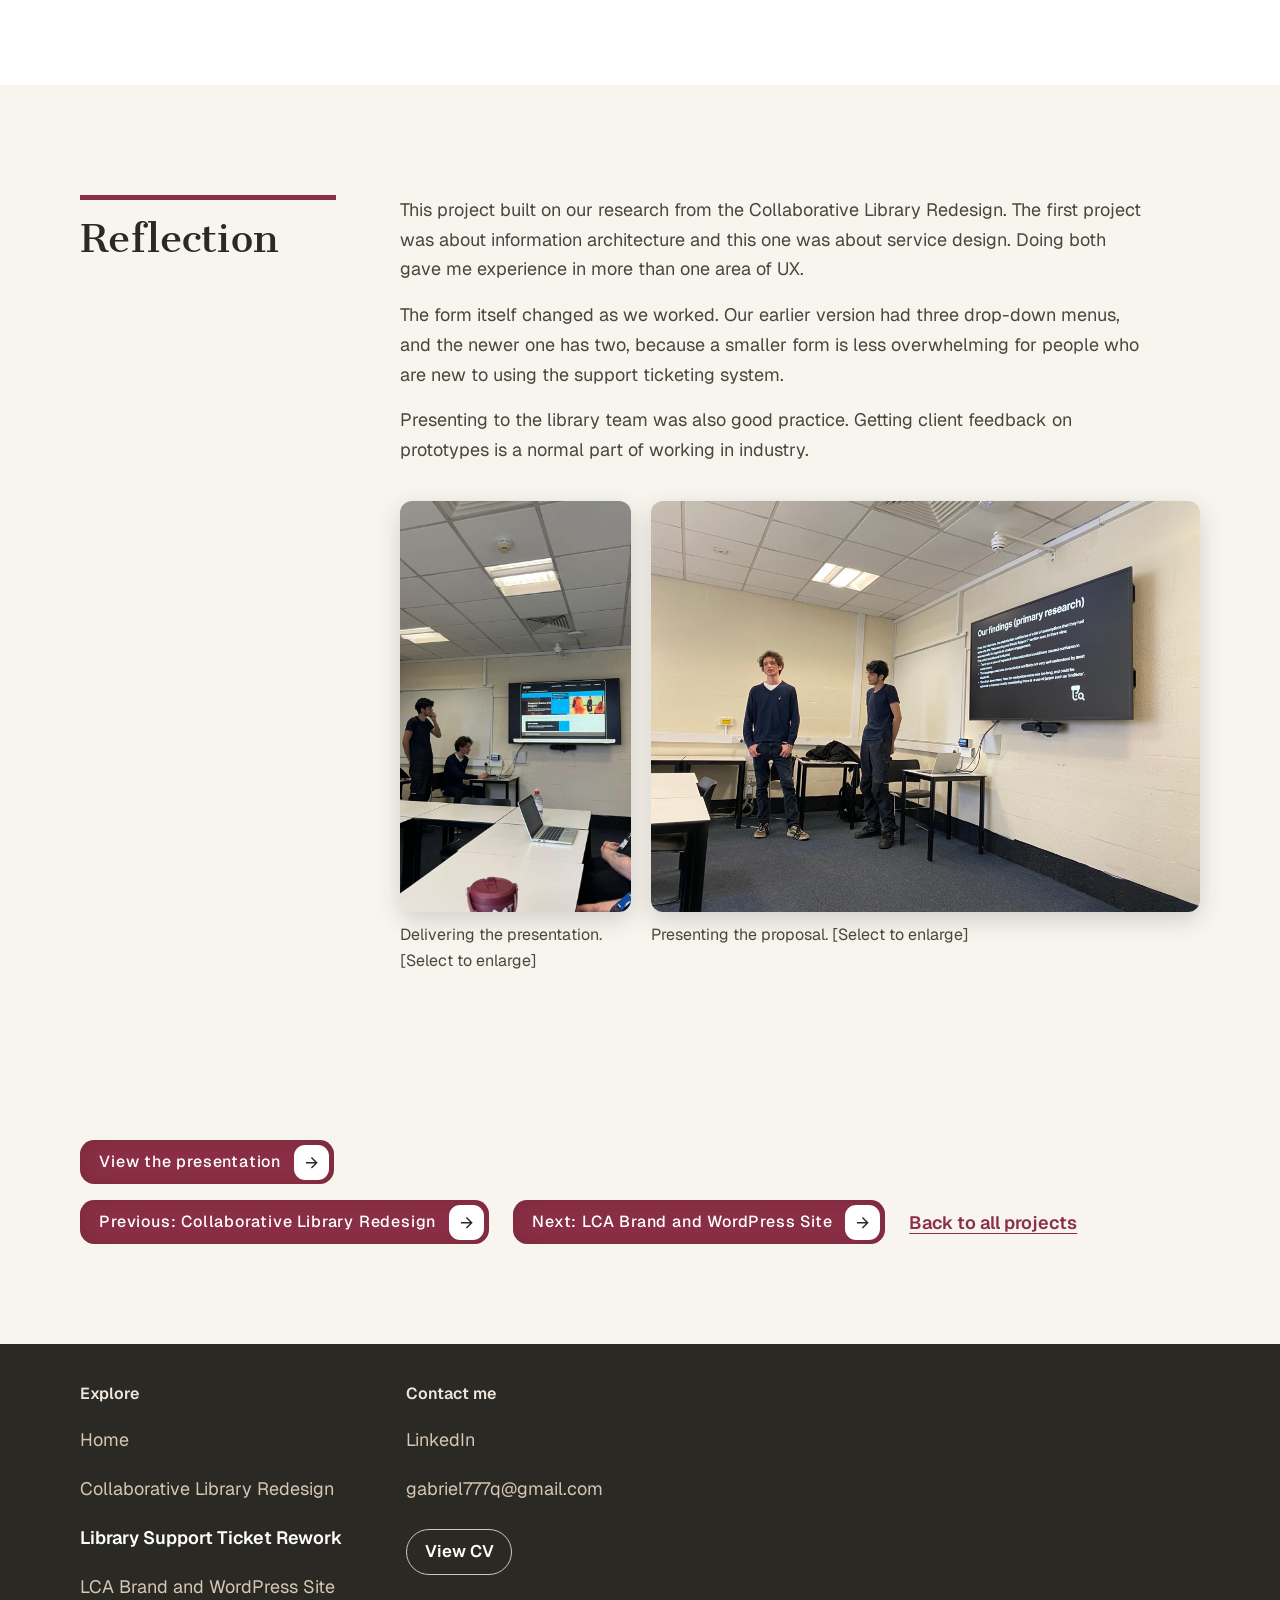
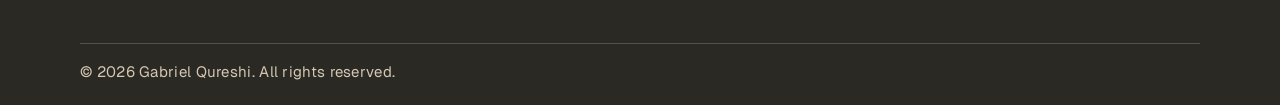
<file: mmu-library-ticketing-system.html>
<!DOCTYPE html>
<html lang="en-GB">
    <head>
        <meta charset="utf-8" />
        <meta name="viewport" content="width=device-width, initial-scale=1" />
        <meta name="description" content="Library Support Ticket Rework: a service design proposal that gives students a less intimidating way to contact the library, presented to library staff." />
        <meta property="og:type" content="website" />
        <meta property="og:title" content="Library Support Ticket Rework | Gabriel Qureshi Portfolio" />
        <meta property="og:description" content="Library Support Ticket Rework: a service design proposal that gives students a less intimidating way to contact the library, presented to library staff." />
        <meta property="og:image" content="https://rafigq.github.io/Gabriel_Qureshi_Portfolio/assets/og/og-ticketing.jpg" />
        <meta property="og:image:width" content="1200" />
        <meta property="og:image:height" content="630" />
        <meta name="twitter:card" content="summary_large_image" />
        <meta name="author" content="Gabriel Qureshi" />
        <link rel="canonical" href="https://rafigq.github.io/Gabriel_Qureshi_Portfolio/mmu-library-ticketing-system.html" />
        <meta property="og:url" content="https://rafigq.github.io/Gabriel_Qureshi_Portfolio/mmu-library-ticketing-system.html" />
        <meta name="theme-color" content="#2b2924" />
        <title>Library Support Ticket Rework | Gabriel Qureshi Portfolio</title>
        <link rel="icon" type="image/png" sizes="32x32" href="assets/favicon-32.png" />
        <link rel="icon" type="image/png" sizes="192x192" href="assets/favicon-192.png" />
        <link rel="apple-touch-icon" href="assets/apple-touch-icon.png" />
        <link rel="preconnect" href="https://fonts.googleapis.com">
        <link rel="preconnect" href="https://fonts.gstatic.com" crossorigin>
        <link href="https://fonts.googleapis.com/css2?family=Cantata+One&family=Geist:ital,wght@0,100..900;1,100..900&family=Montserrat:ital,wght@0,100..900;1,100..900&display=swap" rel="stylesheet">
        <link href="css/styles.css" rel="stylesheet" />
    </head>
    <body class="project-page ticketing">
        <a class="skip-link" href="#content">Skip to main content</a>
        <nav class="site-nav">
                <div class="wrapper nav-inner">
                    <img width="80" height="80" class="Bull-Icon" src="assets/logo-mark.png" alt="" />
                    <a class="brand" href="index.html"><span>Gabriel Qureshi Portfolio</span></a>
                    <button class="nav-toggle" type="button" aria-controls="nav-menu" aria-expanded="false" aria-label="Toggle navigation"><span class="nav-toggle-icon"></span></button>
                    <div class="nav-menu" id="nav-menu">
                        <ul class="nav-links">
                            <li><a href="index.html">Home</a></li>
                            <li><a href="mmu-library-project.html">Library Redesign</a></li>
                            <li><a href="mmu-library-ticketing-system.html" aria-current="page">Ticket Rework</a></li>
                            <li><a href="lca-branding.html">LCA Brand</a></li>
                            <li><a class="nav-cta" href="assets/Gabriel_Qureshi_CV.pdf" type="application/pdf" target="_blank" rel="noopener">View CV<span class="sr-only"> (PDF, opens in a new tab)</span></a></li>
                            <li><a class="nav-cta" href="mailto:gabriel777q@gmail.com">Email me</a></li>
                        </ul>
                    </div>
                </div>
            </nav>

        <main>

            <header class="page-hero" id="content">
                <div class="container">
                    <div>
                        <span class="tag">Self-initiated</span><span class="tag">Short timeframe</span><span class="tag">Service design</span>
                        <h1>Library Support Ticket Rework</h1>
                        <p class="hero-lead">A support ticket form that gives students a clearer and less daunting way to contact the library than writing an email.</p>
                    </div>
                    <figure class="hero-stage">
                        <button class="image-zoom-trigger" type="button" aria-label="Enlarge: MMU Library ticketing prototype">
                            <img width="1656" height="1070" src="assets/ticket-form-default.jpg" alt="Contact Us form prototype with Enquiry Type and Select Department drop-down menus, fields for student email, enquiry title and description, and a related topics panel on the right" />
                        </button>
                        <figcaption>Support ticket prototype. [Select to enlarge]</figcaption>
                    </figure>
                </div>
            </header>

            <div class="facts-bar">
                <div class="container">
                    <dl>
                        <div><dt>Client</dt><dd>MMU Library (self-initiated proposal)</dd></div>
                        <div><dt>Focus</dt><dd>Service design and accessibility</dd></div>
                        <div><dt>My role</dt><dd>Prototype, accessibility checks and presentation</dd></div>
                        <div><dt>Tools</dt><dd>Figma</dd></div>
                        <div><dt>Timeline</dt><dd>2 weeks</dd></div>
                    </dl>
                </div>
            </div>

            <nav class="jump-nav" aria-label="On this page">
                <div class="container">
                    <span class="jump-label">On this page</span>
                    <ul>
                        <li><a href="#role">My role</a></li>
                        <li><a href="#opportunity">Pain points</a></li>
                        <li><a href="#design-direction">Prototype overview</a></li>
                        <li><a href="#reflection">Reflection</a></li>
                    </ul>
                </div>
            </nav>

            <div class="container project-summary">
                <div><h2>The problem</h2><p>One of the students we interviewed said they preferred "Contact us" to "Email us". Writing an email felt too personal and overwhelming. The department categories on the original support form were also vague.</p></div>
                <div><h2>My actions</h2><p>With a partner I prototyped a support ticket system that fits MMU's design style and checked it against accessibility standards.</p></div>
                <div><h2>Outcome</h2><p>We presented the proposal to MMU Library staff and got feedback on what worked and what did not. The response was really positive. Staff told us some of the problems we found were ones they were already working on. That was good to hear because it meant our research was on the right track.</p></div>
            </div>

            <section class="project-section alt" aria-labelledby="role">
                <div class="container">
                    <h2 id="role">My role</h2>
                    <div class="section-body">
                        <ul class="tick-list">
                            <li>Co-designed the prototype in Figma and co-created its responsive components with my partner.</li>
                            <li>Checked the prototypes against accessibility standards and the design style used across the MMU website.</li>
                            <li>Co-wrote the presentation for MMU Library staff and presented it with my partner.</li>
                        </ul>
                    </div>
                </div>
            </section>

            <section class="project-section" aria-labelledby="opportunity">
                <div class="container">
                    <h2 id="opportunity">Pain points</h2>
                    <div class="section-body">
                        <p>Earlier user feedback showed that asking students to email puts a lot of pressure on them because it feels too personal. As a team we agreed a ticketing system would help. It would also help the library team stay organised as the number of queries grows.</p>
                        <p>We also thought the department categories were too vague. Students could pick the wrong option and that could slow down replies across the whole system.</p>
                    </div>
                    <div class="figure-pair match-height wide" style="--cols: 1.732fr 1.208fr">
                                            <figure class="figure-block">
                                                <button class="image-zoom-trigger" type="button" aria-label="Enlarge: original MMU ticketing system">
                                                    <img loading="lazy" width="1204" height="695" src="assets/TicketingOG.png" alt="Original MMU Library ticketing system" />
                                                </button>
                                                <figcaption>Original MMU support ticket system. [Select to enlarge]</figcaption>
                                            </figure>
                                            <figure class="figure-block">
                                                <button class="image-zoom-trigger" type="button" aria-label="Enlarge: ticketing system colour design">
                                                    <img loading="lazy" width="342" height="283" src="assets/TicketingColour.png" alt="Colour design for the MMU Library ticketing system" />
                                                </button>
                                                <figcaption>Colour-coded department categories. [Select to enlarge]</figcaption>
                                            </figure>
                                        </div>
                </div>
            </section>

            <section class="project-section alt" aria-labelledby="design-direction">
                <div class="container">
                    <h2 id="design-direction">Prototype overview</h2>
                    <div class="section-body">
                        <p>To make the form less confusing we turned the "Subject" field into an "Enquiry Title". When a student chooses a department, related topics appear in a side panel. This makes the form quicker to fill in and easier to learn.</p>
                        <figure class="figure-block">
                            <button class="image-zoom-trigger" type="button" aria-label="Enlarge: MMU Library ticketing prototype">
                                <img loading="lazy" width="1656" height="1070" src="assets/ticket-form-default.jpg" alt="Contact Us form prototype with Enquiry Type and Select Department drop-down menus, fields for student email, enquiry title and description, and a related topics panel on the right" />
                            </button>
                            <figcaption>"Contact Us" prototype before a department is chosen. [Select to enlarge]</figcaption>
                        </figure>
                        <figure class="figure-block">
                            <button class="image-zoom-trigger" type="button" aria-label="Enlarge: Contact Us form with menus open">
                                <img loading="lazy" width="1656" height="1070" src="assets/ticket-form-open.jpg" alt="The same form with both drop-down menus open, listing the enquiry types and departments, and the side panel showing five Research and Referencing topics" />
                            </button>
                            <figcaption>Drop-down menus open, with related topics shown. [Select to enlarge]</figcaption>
                        </figure>
                        <figure class="figure-block">
                            <button class="image-zoom-trigger" type="button" aria-label="Enlarge: annotated comparison of the original form and the prototype">
                                <img src="assets/ticketing-annotated.jpg" alt="Annotated slide: the original MMU Report an Issue form above the Contact Support prototype, with an arrow from the Subject field to the Enquiry Title field and a note that it acts as a search bar showing related content as the user types" width="1600" height="900" loading="lazy" />
                            </button>
                            <figcaption>Annotated comparison of the original form and an earlier version of the prototype. [Select to enlarge]</figcaption>
                        </figure>
                        <p>There is also a coded version of our Figma design in HTML and CSS, with working drop-down menus.</p>
                        <div class="inline-actions">
                            <a class="cssbuttons-io-button" href="ticket-prototype/index.html" target="_blank" rel="noopener">Open the coded form<span class="icon" aria-hidden="true"><svg viewBox="0 0 24 24"><path d="M16.2 11l-5.4-5.4 1.4-1.4L20 12l-7.8 7.8-1.4-1.4 5.4-5.4H4v-2z" fill="currentColor"/></svg></span></a>
                        </div>
                    </div>
                </div>
            </section>

            <section class="project-section" aria-labelledby="reflection">
                <div class="container">
                    <h2 id="reflection">Reflection</h2>
                    <div class="section-body">
                        <p>This project built on our research from the Collaborative Library Redesign. The first project was about information architecture and this one was about service design. Doing both gave me experience in more than one area of UX.</p>
                        <p>The form itself changed as we worked. Our earlier version had three drop-down menus, and the newer one has two, because a smaller form is less overwhelming for people who are new to using the support ticketing system.</p>
                        <p>Presenting to the library team was also good practice. Getting client feedback on prototypes is a normal part of working in industry.</p>
                        <div class="figure-pair match-height" style="--cols: 0.5625fr 1.333fr">
                            <figure class="figure-block portrait">
                                <button class="image-zoom-trigger" type="button" aria-label="Enlarge: presenting to MMU Library staff">
                                    <img loading="lazy" width="720" height="1280" src="assets/Ticketing-Presentation2.jpg" alt="Two team members presenting the library prototype on a wall screen in a seminar room, one standing and one seated at a laptop" />
                                </button>
                                <figcaption>Delivering the presentation. [Select to enlarge]</figcaption>
                            </figure>
                            <figure class="figure-block">
                                <button class="image-zoom-trigger" type="button" aria-label="Enlarge: MMU Library ticketing presentation">
                                    <img loading="lazy" width="1024" height="768" src="assets/Ticketing-Presentation.jpg" alt="Presenting the ticketing system proposal to MMU Library staff" />
                                </button>
                                <figcaption>Presenting the proposal. [Select to enlarge]</figcaption>
                            </figure>
                        </div>
                    </div>
                </div>
            </section>
        </main>

        <div class="container project-end">
            <a class="cssbuttons-io-button" href="https://www.figma.com/deck/WFzKNQDDncfoROlnXqCHGc" target="_blank" rel="noopener noreferrer">View the presentation<span class="icon" aria-hidden="true"><svg viewBox="0 0 24 24"><path d="M16.2 11l-5.4-5.4 1.4-1.4L20 12l-7.8 7.8-1.4-1.4 5.4-5.4H4v-2z" fill="currentColor"/></svg></span></a>
            <nav class="project-nav" aria-label="More projects">
                <a class="cssbuttons-io-button" href="mmu-library-project.html">Previous: Collaborative Library Redesign<span class="icon" aria-hidden="true"><svg viewBox="0 0 24 24"><path d="M16.2 11l-5.4-5.4 1.4-1.4L20 12l-7.8 7.8-1.4-1.4 5.4-5.4H4v-2z" fill="currentColor"/></svg></span></a>
                <a class="cssbuttons-io-button" href="lca-branding.html">Next: LCA Brand and WordPress Site<span class="icon" aria-hidden="true"><svg viewBox="0 0 24 24"><path d="M16.2 11l-5.4-5.4 1.4-1.4L20 12l-7.8 7.8-1.4-1.4 5.4-5.4H4v-2z" fill="currentColor"/></svg></span></a>
                <a href="index.html#featured-projects">Back to all projects</a>
            </nav>
        </div>

        <footer>
            <div class="wrapper footer-wrapper">
                <div class="footer-main">
                    <div class="footer-columns">
                        <nav class="footer-column" aria-label="Page links">
                            <h2 class="footer-heading">Explore</h2>
                            <ul class="footer-links">
                                <li><a href="index.html">Home</a></li>
                                <li><a href="mmu-library-project.html">Collaborative Library Redesign</a></li>
                                <li><a href="mmu-library-ticketing-system.html" aria-current="page">Library Support Ticket Rework</a></li>
                                <li><a href="lca-branding.html">LCA Brand and WordPress Site</a></li>
                            </ul>
                        </nav>
                        <div class="footer-column">
                            <h2 class="footer-heading">Contact me</h2>
                            <ul class="footer-links">
                                <li><a href="https://www.linkedin.com/in/gabriel-qureshi-59a591330/" target="_blank" rel="noopener noreferrer">LinkedIn</a></li>
                                <li><a href="mailto:gabriel777q@gmail.com">gabriel777q@gmail.com</a></li>
                            </ul>
                            <a class="footer-cv-button" href="assets/Gabriel_Qureshi_CV.pdf" type="application/pdf" target="_blank" rel="noopener">View CV<span class="sr-only"> (PDF, opens in a new tab)</span></a>
                        </div>
                    </div>
                </div>
                <p class="footer-copyright">&copy; 2026 Gabriel Qureshi. All rights reserved.</p>
            </div>
        </footer>
        <script src="js/image-lightbox.js" defer></script>
        <script src="js/nav-toggle.js" defer></script>
    </body>
</html>
</file>
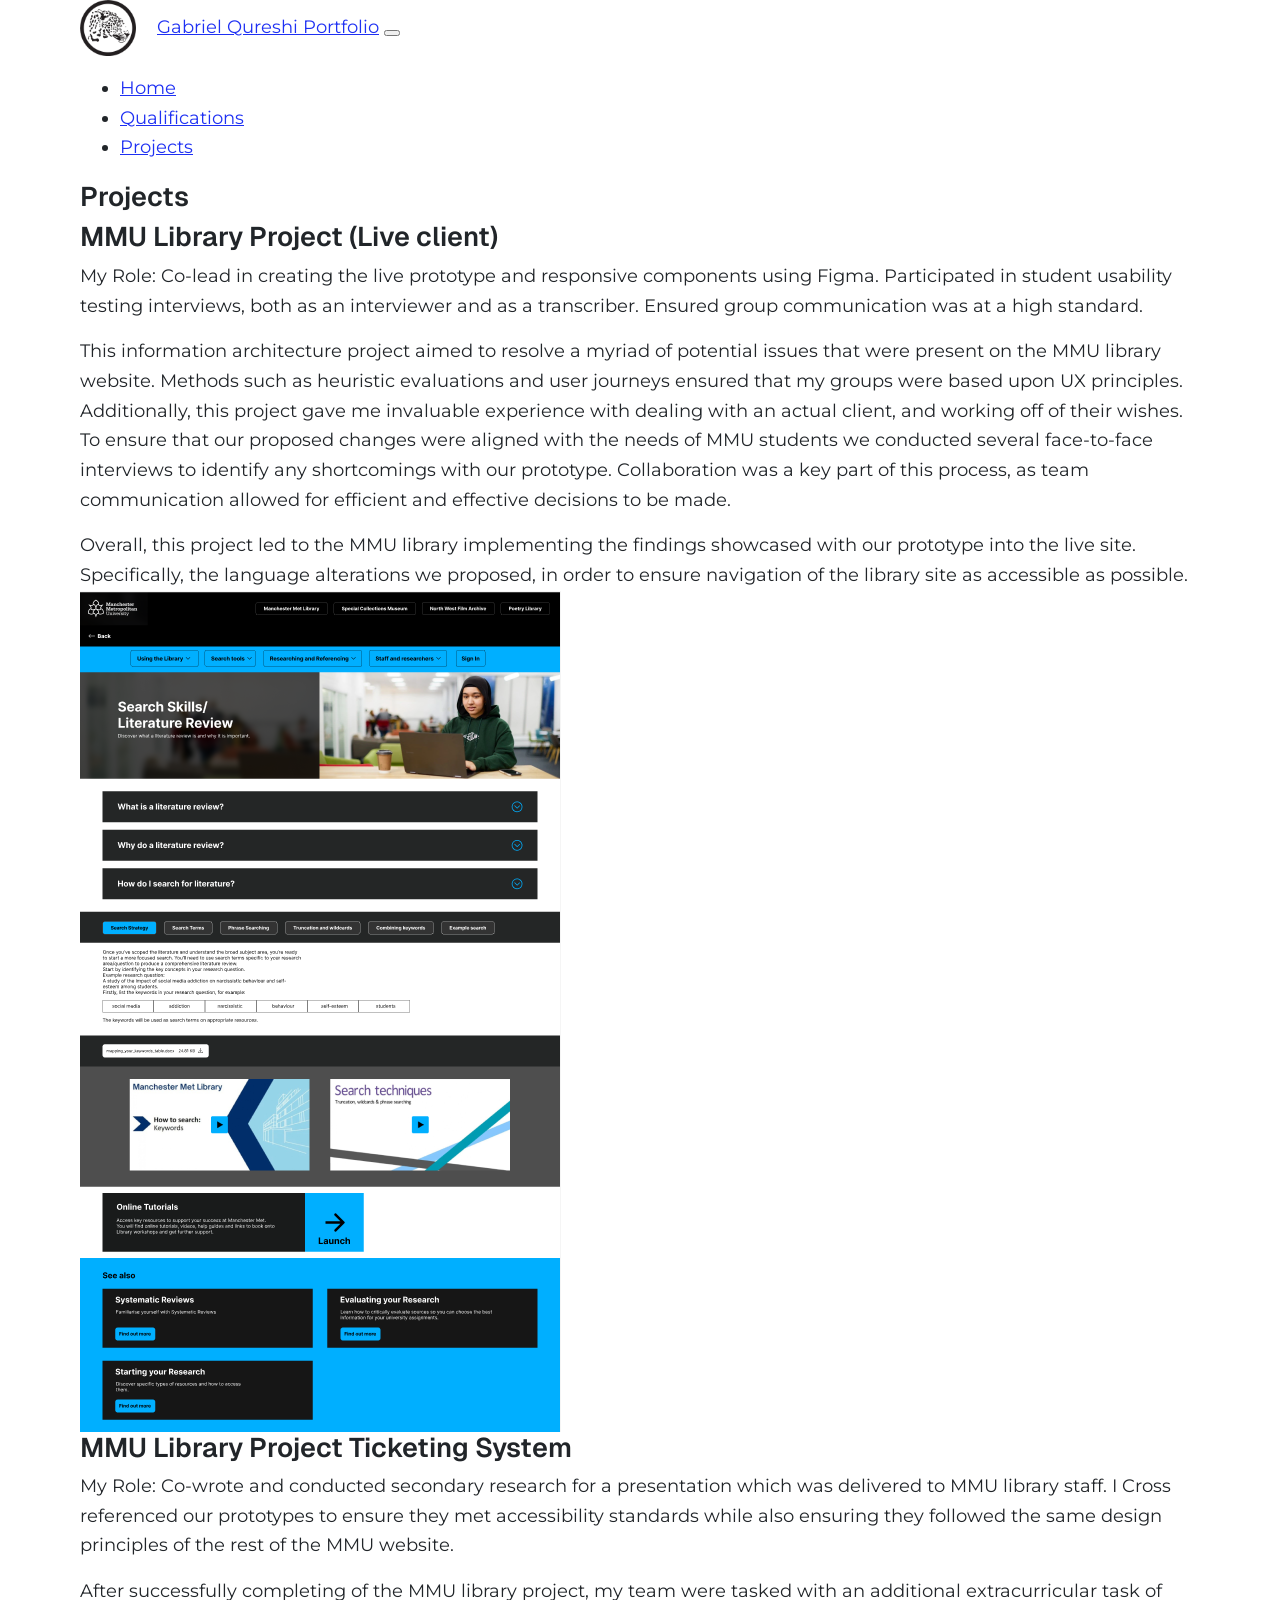
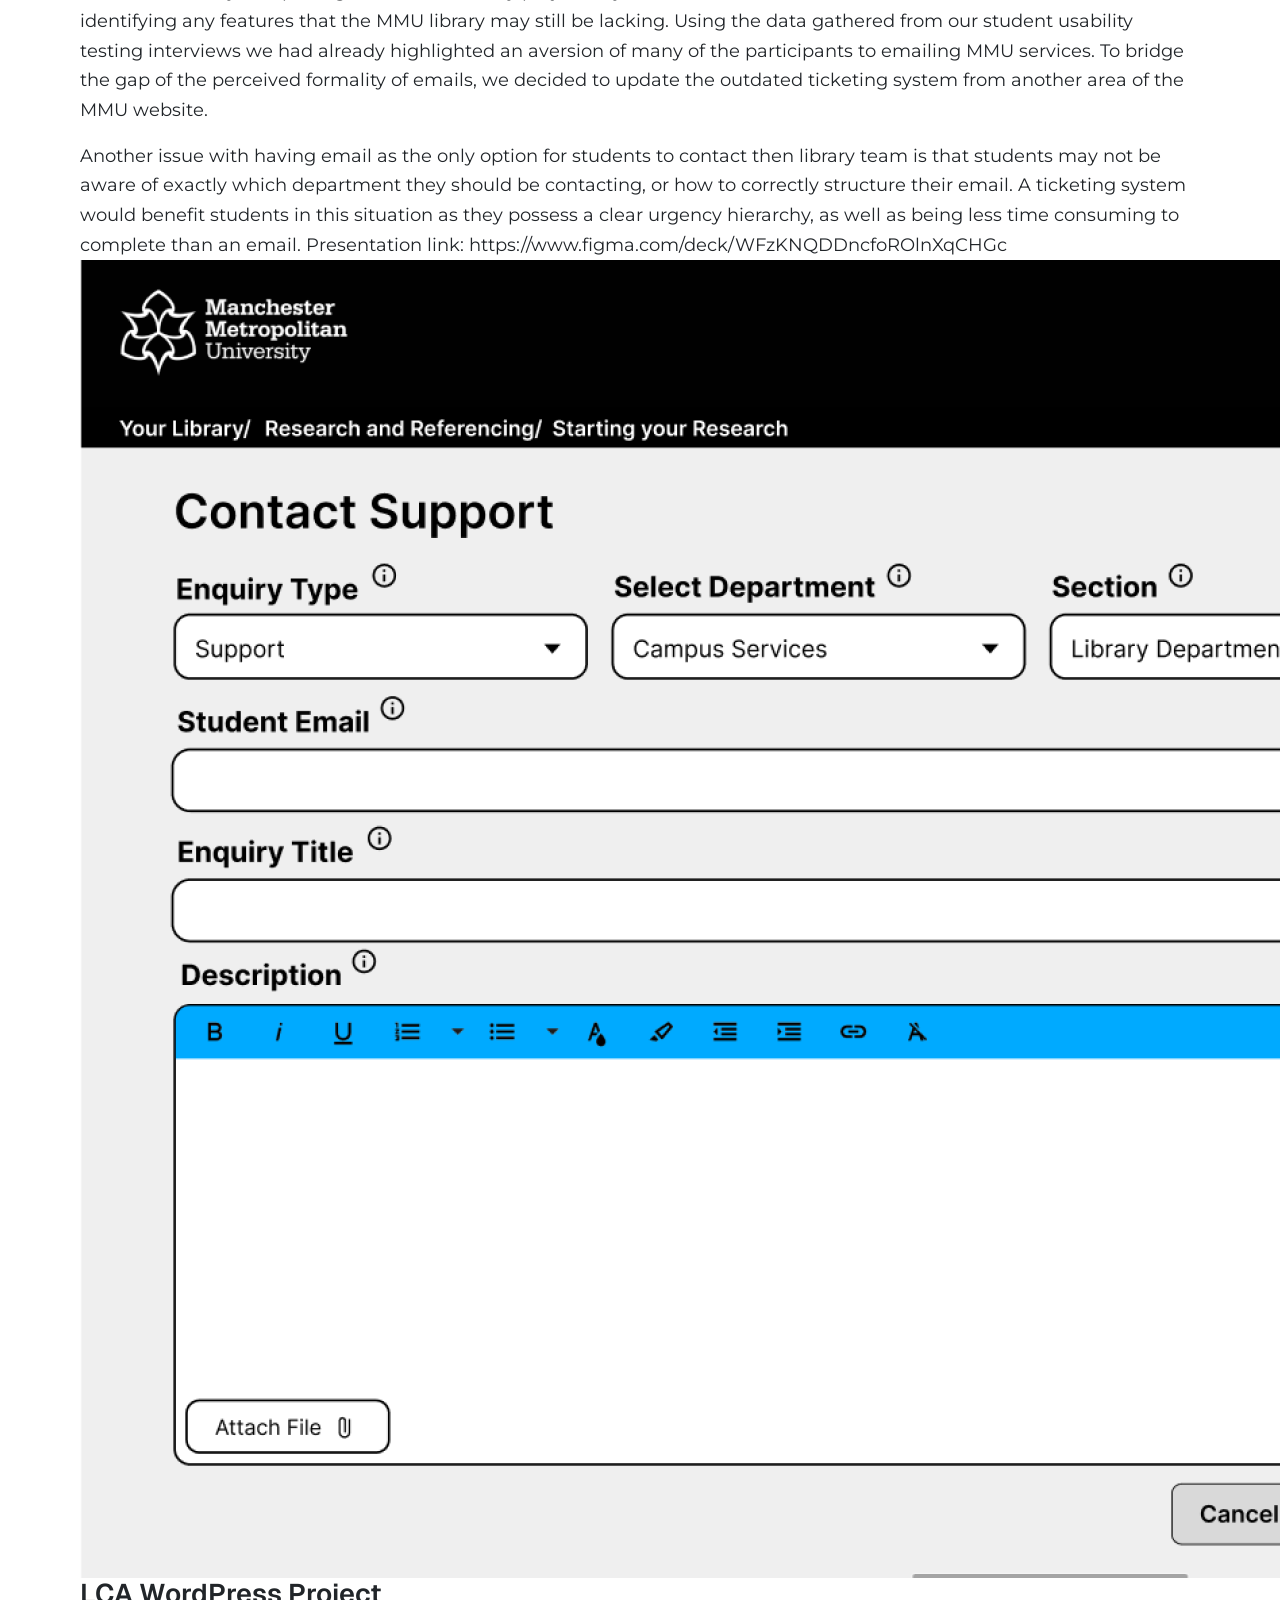
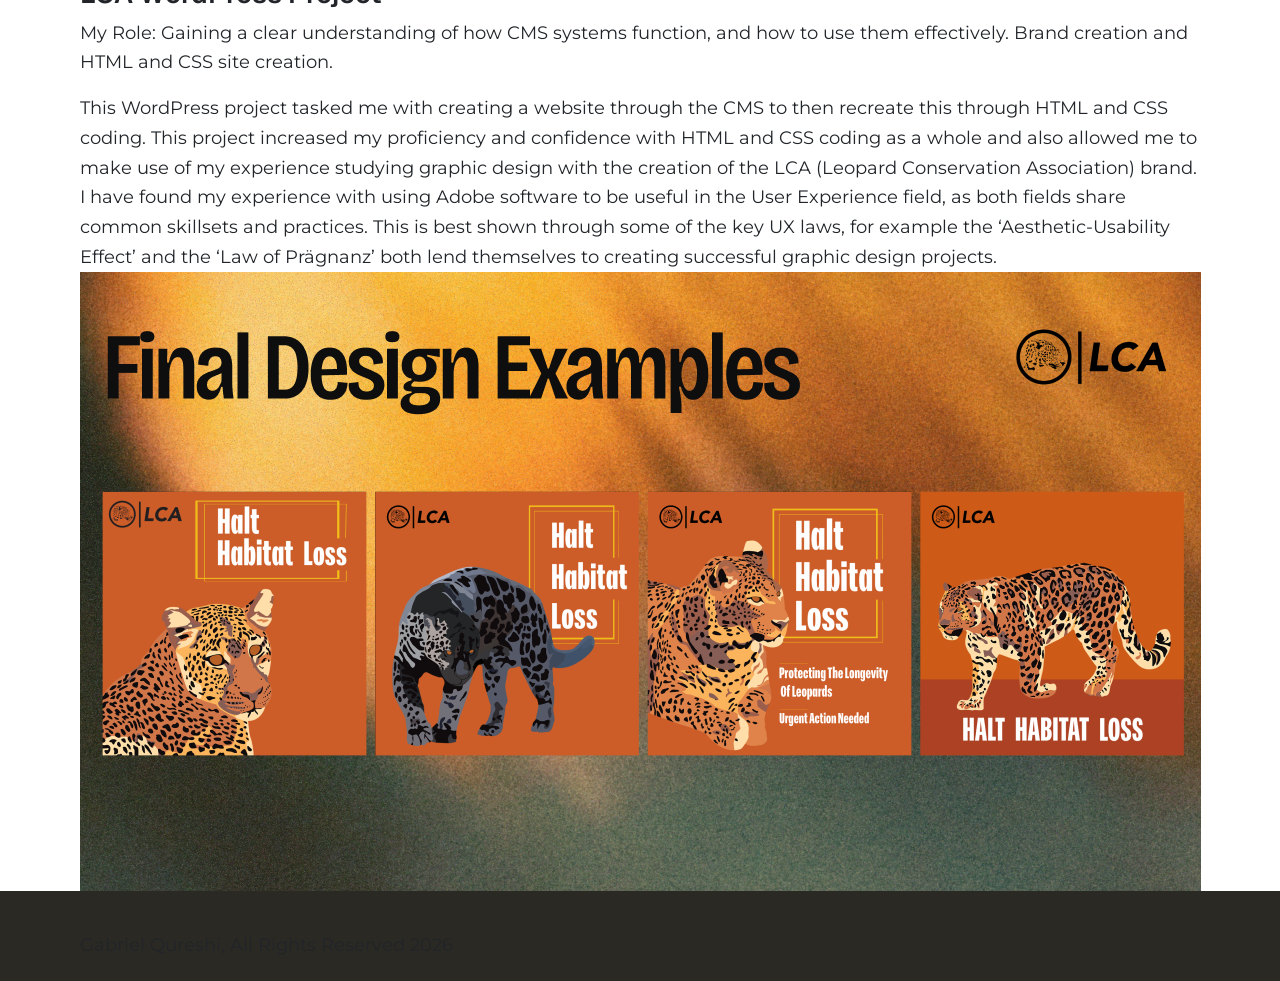
<file: projects.html>
<!DOCTYPE html>
<html lang="en">
    <head>
        <meta charset="utf-8" />
        <meta name="viewport" content="width=device-width, initial-scale=1, shrink-to-fit=no" />
        <meta name="description" content="" />
        <meta name="author" content="" />
        <title>Gabriel Qureshi Portfolio</title>
        <!-- Favicon-->
        <link rel="icon" type="image/x-icon" href="assets/FaviconL.png" />
        <!-- Custom Google font-->
 <link rel="preconnect" href="https://fonts.googleapis.com">
<link rel="preconnect" href="https://fonts.gstatic.com" crossorigin>
<link href="https://fonts.googleapis.com/css2?family=Cantata+One&family=Geist:ital,wght@0,100..900;1,100..900&family=Montserrat:ital,wght@0,100..900;1,100..900&display=swap" rel="stylesheet">
     
       
        <link href="css/styles.css" rel="stylesheet" />
    </head>
    <body class="d-flex flex-column h-100 bg-light">
        <main class="flex-shrink-0">
            <!-- Navigation-->
            <nav class="navbar navbar-expand-lg navbar-light bg-white py-3">
                <div class="container px-5">
                      <img class="Bull-Icon" src="assets/FaviconL.png" alt="Favicon" />
                    <a class="navbar-brand" href="index.html"><span class="fw-bolder text-primary">Gabriel Qureshi Portfolio</span></a>
                    <button class="navbar-toggler" type="button" data-bs-toggle="collapse" data-bs-target="#navbarSupportedContent" aria-controls="navbarSupportedContent" aria-expanded="false" aria-label="Toggle navigation"><span class="navbar-toggler-icon"></span></button>
                    <div class="collapse navbar-collapse" id="navbarSupportedContent">
                        <ul class="navbar-nav ms-auto mb-2 mb-lg-0 small fw-bolder">
                            <li class="nav-item"><a class="nav-link" href="index.html">Home</a></li>
                            <li class="nav-item"><a class="nav-link" href="Qualifications.html">Qualifications</a></li>
                            <li class="nav-item"><a class="nav-link" href="projects.html">Projects</a></li>
                     
                        </ul>
                    </div>
                </div>
            </nav>
            <!-- Projects Section-->
            <section class="py-5">
                <div class="container px-5 mb-5">
                    <div class="text-center mb-5">
                        <h1 class="display-5 fw-bolder mb-0"><span class="text-gradient d-inline-block text-center w-100">Projects</span></h1>
                    </div>
                    <div class="row gx-5 justify-content-center">
                        <div class="col-lg-11 col-xl-9 col-xxl-8">
                            <div class="card project-card overflow-hidden shadow rounded-4 border-0 mb-5">
                                <div class="card-body p-0">
                                    <div class="d-flex align-items-center">
                                        <div class="p-5">
                                            <h2 class="fw-bolder">MMU Library Project (Live client)</h2>
                                             My Role: Co-lead in creating the live prototype and responsive components using Figma. Participated in student usability testing interviews, both as an interviewer and as a transcriber. Ensured group communication was at a high standard.
                                            <p>

                                            </p>


                                            <p>
                                              This information architecture project aimed to resolve a myriad of potential issues that were present on the MMU library website. Methods such as heuristic evaluations and user journeys ensured that my groups were based upon UX principles. Additionally, this project gave me invaluable experience with dealing with an actual client, and working off of their wishes. To ensure that our proposed changes were aligned with the needs of MMU students we conducted several face-to-face interviews to identify any shortcomings with our prototype. Collaboration was a key part of this process, as team communication allowed for efficient and effective decisions to be made. 
                                            </p>
                                           
                                            Overall, this project led to the MMU library implementing the findings showcased with our prototype into the live site. Specifically, the language alterations we proposed, in order to ensure navigation of the library site as accessible as possible.
                                        </div>
                                        <img class="img-project-card" src="assets/Library-Page.png" alt="..." />
                                    </div>
                                </div>
                            </div>
                            <div class="card project-card overflow-hidden shadow rounded-4 border-0 mb-5">
                                <div class="card-body p-0">
                                    <div class="d-flex align-items-center">
                                        <div class="p-5">
                                            <h2 class="fw-bolder">MMU Library Project Ticketing System</h2>
                                             My Role: Co-wrote and conducted secondary research for a presentation which was delivered to MMU library staff. I Cross referenced our prototypes to ensure they met accessibility standards while also ensuring they followed the same design principles of the rest of the MMU website. 
                                            
                                        <p></p>
                                        
                                             <p>After successfully completing of the MMU library project, my team were tasked with an additional extracurricular task of identifying any features that the MMU library may still be lacking. Using the data gathered from our student usability testing interviews we had already highlighted an aversion of many of the participants to emailing MMU services. To bridge the gap of the perceived formality of emails, we decided to update the outdated ticketing system from another area of the MMU website. 
                                                <p></p>
                                                Another issue with having email as the only option for students to contact then library team is that students may not be aware of exactly which department they should be contacting, or how to correctly structure their email. A ticketing system would benefit students in this situation as they possess a clear urgency hierarchy, as well as being less time consuming to complete than an email.
                                                 Presentation link: https://www.figma.com/deck/WFzKNQDDncfoROlnXqCHGc
                                        </div>
                                        <img class="img-project-card" src="assets/Ticketing.png" alt="..." />
                                    </div>
                                </div>
                            </div>
                            <div class="card project-card overflow-hidden shadow rounded-4 border-0 mb-5">
                                <div class="card-body p-0">
                                    <div class="d-flex align-items-center">
                                        <div class="p-5">
                                            <h2 class="fw-bolder">LCA WordPress Project</h2>
                                            My Role: Gaining a clear understanding of how CMS systems function, and how to use them effectively. Brand creation and HTML and CSS site creation. 
                                             <p></p>
                                          This WordPress project tasked me with creating a website through the CMS to then recreate this through HTML and CSS coding. This project increased my proficiency and confidence with HTML and CSS coding as a whole and also allowed me to make use of my experience studying graphic design with the creation of the LCA (Leopard Conservation Association) brand. I have found my experience with using Adobe software to be useful in the User Experience field, as both fields share common skillsets and practices. This is best shown through some of the key UX laws, for example the ‘Aesthetic-Usability Effect’ and the ‘Law of Prägnanz’ both lend themselves to creating successful graphic design projects.
                                        </div>
                                        <img class="img-project-card" src="assets/LCA-Posters.png" alt="..." />
                                    </div>
                                </div>
                            </div>
                          
                                </div>
                            </div>
                        </div>
                    </div>
                </div>
            </section>
            
            <!-- Call to action section-->
            <section class="py-5 bg-gradient-primary-to-secondary text-white">
                <div class="container px-5 my-5">
                    <div class="text-center">
                     
                    </div>
                </div>
            </section>
        </main>
        <!-- Footer-->
        <footer class="bg-white py-4 mt-auto">
            <div class="container px-5">
                <div class="FooterText"><div class="small m-0">Gabriel Qureshi, All Rights Reserved 2026</div></div>
            </div>
        </footer>
  
    </body>
</html>
</file>
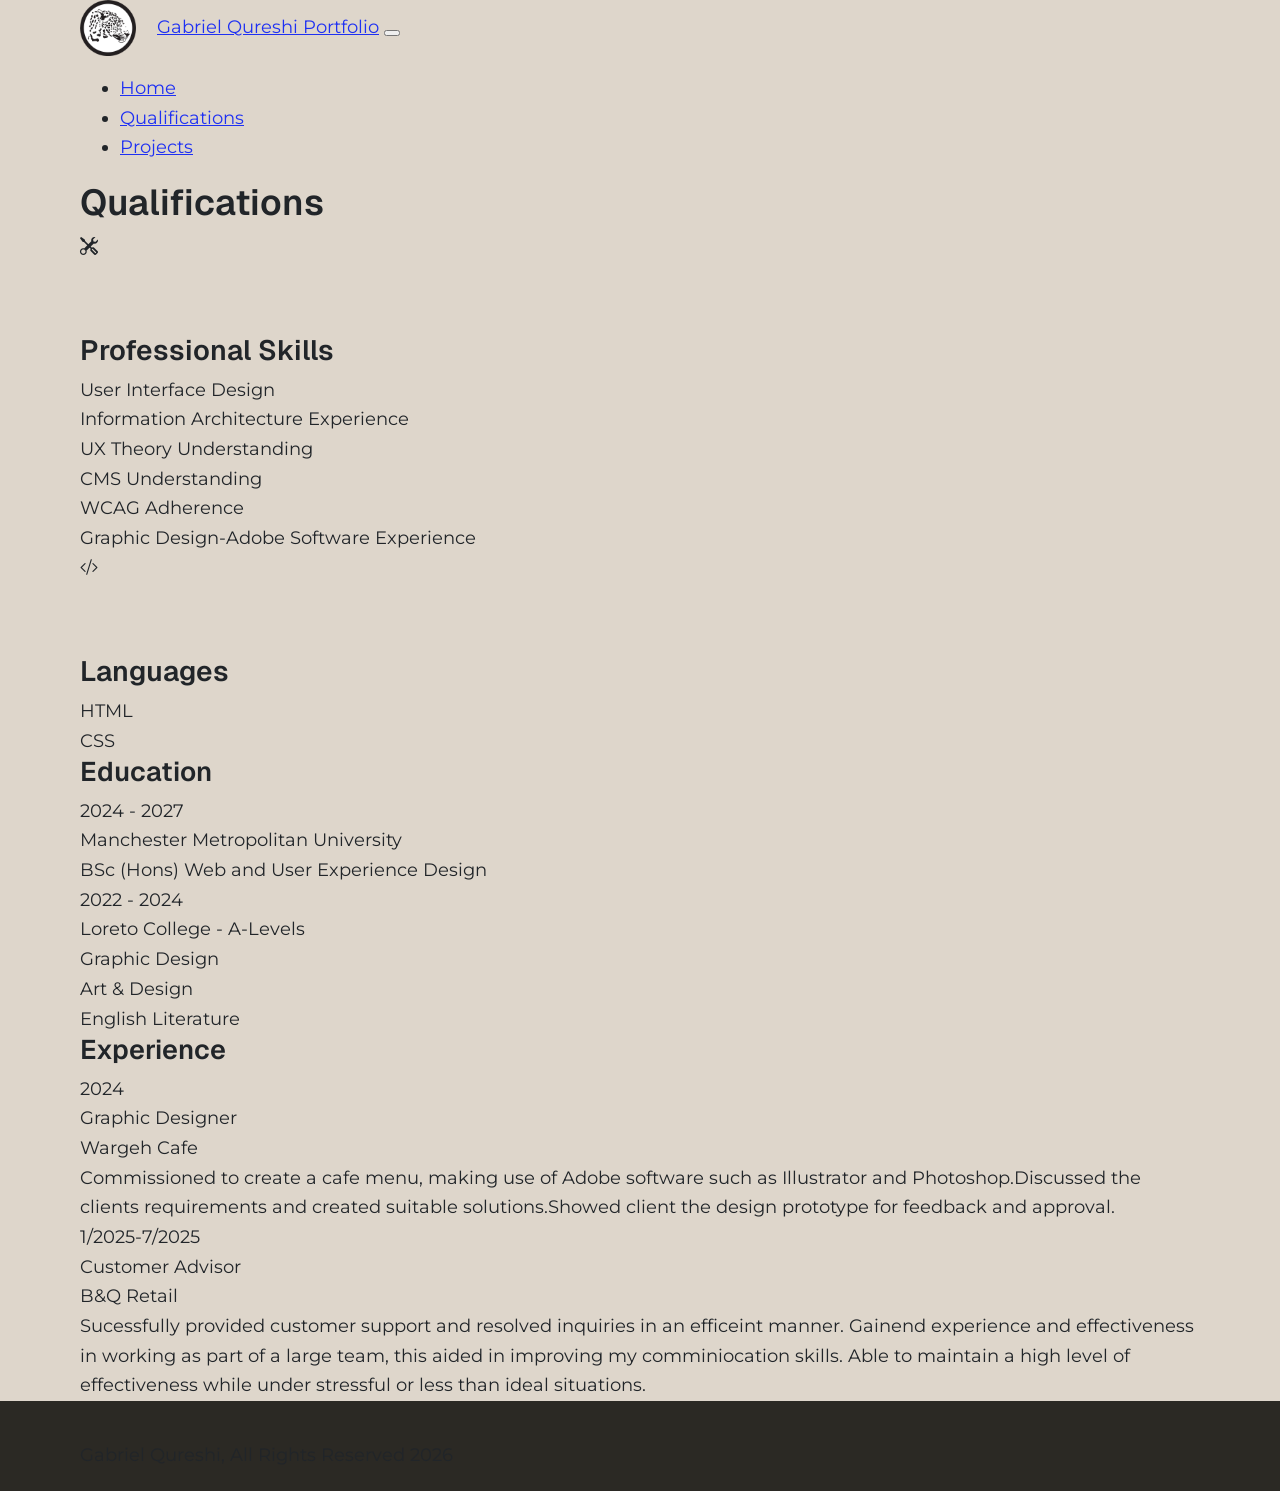
<file: Qualifications.html>
<!DOCTYPE html>
<html lang="en">
    <head>
        <meta charset="utf-8" />
        <meta name="viewport" content="width=device-width, initial-scale=1, shrink-to-fit=no" />
        <meta name="description" content="" />
        <meta name="author" content="" />
        <title>Gabriel Qureshi Portfolio</title>
        <!-- Favicon-->
        <link rel="icon" type="image/x-icon" href="assets/FaviconL.png" />
        <!-- Custom Google font-->
    <link rel="preconnect" href="https://fonts.googleapis.com">
<link rel="preconnect" href="https://fonts.gstatic.com" crossorigin>
<link href="https://fonts.googleapis.com/css2?family=Cantata+One&family=Geist:ital,wght@0,100..900;1,100..900&family=Montserrat:ital,wght@0,100..900;1,100..900&display=swap" rel="stylesheet">
  
        <link href="https://cdn.jsdelivr.net/npm/bootstrap-icons@1.8.1/font/bootstrap-icons.css" rel="stylesheet" />
      
        <link href="css/styles.css" rel="stylesheet" />
    </head>
    <body class="d-flex flex-column h-100" style="background-color: #DED6CB;">
        <main class="flex-shrink-0" style="background-color: #DED6CB;">
            <!-- Navigation-->
            <nav class="navbar navbar-expand-lg navbar-light bg-white py-3">
                <div class="container px-5">
                      <img class="Bull-Icon" src="assets/FaviconL.png" alt="Favicon" />
                    <a class="navbar-brand" href="index.html"><span class="fw-bolder text-primary">Gabriel Qureshi Portfolio</span></a>
                    <button class="navbar-toggler" type="button" data-bs-toggle="collapse" data-bs-target="#navbarSupportedContent" aria-controls="navbarSupportedContent" aria-expanded="false" aria-label="Toggle navigation"><span class="navbar-toggler-icon"></span></button>
                    <div class="collapse navbar-collapse" id="navbarSupportedContent">
                        <ul class="navbar-nav ms-auto mb-2 mb-lg-0 small fw-bolder">
                            <li class="nav-item"><a class="nav-link" href="index.html">Home</a></li>
                            <li class="nav-item"><a class="nav-link" href="Qualifications.html">Qualifications</a></li>
                            <li class="nav-item"><a class="nav-link" href="projects.html">Projects</a></li>
                      
                        </ul>
                    </div>
                </div>
            </nav>
            <!-- Page Content-->
            <div class="container px-5 my-5">
                <div class="d-flex justify-content-center text-center mb-5">
                    <h1 class="display-5 fw-bolder mb-0"><span class="text-gradient d-inline">Qualifications</span></h1>
                </div>
                <div class="row gx-5 justify-content-center">
                    <div class="col-lg-11 col-xl-9 col-xxl-8">
                        <!-- Skills Section-->
                        <section>
                            <!-- Skillset Card-->
                            <div class="card project-card shadow rounded-4 mb-5">
                                <div class="card-body p-5">
                                    <!-- Professional skills list-->
                                    <div class="mb-5">
                                        <div class="d-flex align-items-center mb-4">
                                            <div class="feature bg-primary bg-gradient-primary-to-secondary text-white rounded-3 me-3"><i class="bi bi-tools"></i></div>
                                            <h3 class="fw-bolder mb-0"><span class="text-gradient d-inline">Professional Skills</span></h3>
                                        </div>
                                        <div class="row row-cols-1 row-cols-md-3 mb-4">
                                            <div class="col mb-4 mb-md-0"><div class="d-flex align-items-center bg-light rounded-4 p-3 h-100">User Interface Design</div></div>
                                            <div class="col mb-4 mb-md-0"><div class="d-flex align-items-center bg-light rounded-4 p-3 h-100">Information Architecture Experience</div></div>
                                            <div class="col"><div class="d-flex align-items-center bg-light rounded-4 p-3 h-100">UX Theory Understanding</div></div>
                                        </div>
                                        <div class="row row-cols-1 row-cols-md-3">
                                            <div class="col mb-4 mb-md-0"><div class="d-flex align-items-center bg-light rounded-4 p-3 h-100">CMS Understanding</div></div>
                                            <div class="col mb-4 mb-md-0"><div class="d-flex align-items-center bg-light rounded-4 p-3 h-100">WCAG Adherence </div></div>
                                            <div class="col"><div class="d-flex align-items-center bg-light rounded-4 p-3 h-100">Graphic Design-Adobe Software Experience</div></div>
                                        </div>
                                    </div>
                                    <!-- Languages list-->
                                    <div class="mb-0">
                                        <div class="d-flex align-items-center mb-4">
                                            <div class="feature bg-primary bg-gradient-primary-to-secondary text-white rounded-3 me-3"><i class="bi bi-code-slash"></i></div>
                                            <h3 class="fw-bolder mb-0"><span class="text-gradient d-inline">Languages</span></h3>
                                        </div>
                                        <div class="row row-cols-1 row-cols-md-3 mb-4">
                                            <div class="col mb-4 mb-md-0"><div class="d-flex align-items-center bg-light rounded-4 p-3 h-100">HTML</div></div>
                                            <div class="col mb-4 mb-md-0"><div class="d-flex align-items-center bg-light rounded-4 p-3 h-100">CSS</div></div>
                                    
                                        </div>
                                    </div>
                                </div>
                            </div>
                        </section>
                        <!-- Education Section-->
                        <section>
                            <div class="d-flex justify-content-center w-100">
                                <h2 class="text-secondary fw-bolder mb-4 text-center">Education</h2>
                            </div>
                            <!-- Combined Education Card-->
                            <div class="card project-card shadow rounded-4 mb-5">
                                <div class="card-body py-3 px-4">
                                    <div class="row align-items-stretch gx-4">
                                        <div class="col-12 col-md-6 text-center mb-4 mb-md-0">
                                            <div class="bg-light p-3 rounded-4 h-100">
                                                <div class="text-secondary fw-bolder mb-2">2024 - 2027</div>
                                                <div class="mb-2">
                                                    <div class="small fw-bolder">Manchester Metropolitan University</div>
                                                </div>
                                                <div class="fst-italic">
                                                    <div class="small text-muted">BSc (Hons) Web and User Experience Design</div>
                                                </div>
                                            </div>
                                        </div>
                                        <div class="col-12 col-md-6 text-center">
                                            <div class="bg-light p-3 rounded-4 h-100">
                                                <div class="text-secondary fw-bolder mb-2">2022 - 2024</div>
                                                <div class="mb-2">
                                                    <div class="small fw-bolder">Loreto College - A-Levels</div>
                                                </div>
                                                <div class="fst-italic">
                                                    <div class="small text-muted">Graphic Design</div>
                                                    <div class="small text-muted">Art &amp; Design</div>
                                                    <div class="small text-muted">English Literature</div>
                                                </div>
                                            </div>
                                        </div>
                                    </div>
                                </div>
                            </div>
                        </section>
                        <!-- Experience Section-->
                        <section>
                            <div class="d-flex align-items-center justify-content-center mb-4 w-100">
                                <h2 class="text-Third fw-bolder mb-0">Experience</h2>
                            </div>
                            <!-- Experience Card 1-->
                            <div class="card project-card shadow rounded-4 mb-5">
                                <div class="card-body p-5">
                                    <div class="row align-items-center gx-5">
                                        <div class="col text-center text-lg-start mb-4 mb-lg-0">
                                            <div class="bg-light p-4 rounded-4">
                                                <div class="text-Third fw-bolder mb-2">2024</div>
                                                <div class="small fw-bolder">Graphic Designer</div>
                                                <div class="small text-muted">Wargeh Cafe</div>
                                               
                                            </div>
                                        </div>
                                        <div class="col-lg-8"><div>Commissioned to create a cafe menu, making use of Adobe software such as Illustrator and Photoshop.Discussed the clients requirements and created suitable solutions.Showed client the design prototype for feedback and approval.</div></div>
                                    </div>
                                </div>
                            </div>
                            <!-- Experience Card 2-->
                            <div class="card project-card shadow rounded-4 mb-5">
                                <div class="card-body p-5">
                                    <div class="row align-items-center gx-5">
                                        <div class="col text-center text-lg-start mb-4 mb-lg-0">
                                            <div class="bg-light p-4 rounded-4">
                                                <div class="text-Third fw-bolder mb-2">1/2025-7/2025</div>
                                                <div class="small fw-bolder">Customer Advisor</div>
                                                <div class="small text-muted">B&Q Retail</div>
                                               
                                            </div>
                                        </div>
                                        <div class="col-lg-8"><div>Sucessfully provided customer support and resolved inquiries in an efficeint manner.
                                            Gainend experience and effectiveness in working as part of a large team, this aided in improving my comminiocation skills.
                                            Able to maintain a high level of effectiveness while under stressful or less than ideal situations.
                                        </div></div>
                                    </div>
                                </div>
                            </div>
                        </section>
                    </div>
                </div>
            </div>
        </main>
        <!-- Footer-->
        <footer class="bg-white py-4 mt-auto">
            <div class="container px-5">
                <div class="row align-items-center justify-content-between flex-column flex-sm-row">
                <div class="FooterText"><div class="small m-0">Gabriel Qureshi, All Rights Reserved 2026</div></div>
                    </div>
                </div>
            </div>
        </footer>
      
    </body>
</html>
</file>
<file: css/styles.css>
* {
  box-sizing: border-box;
}

html {
  height: 100%;
}

@media (prefers-reduced-motion: no-preference) {
  html {
    scroll-behavior: smooth;
  }
}

body {
  display: flex;
  flex-direction: column;
  height: 100%;
  margin: 0;
  font-family: "Montserrat", sans-serif;
  font-size: 1rem;
  line-height: 1.5;
  color: #212529;
}

main {
  flex-shrink: 0;
}

h1,
h2,
h3 {
  margin-top: 0;
  margin-bottom: 0.5rem;
  font-family: "Geist", serif;
  font-weight: 600;
  line-height: 1.2;
}

h3,
.sub-heading {
  font-size: calc(1.3rem + 0.6vw);
}

p {
  margin-top: 0;
  margin-bottom: 1rem;
}

a {
  color: #1e30f3;
  text-decoration: underline;
}

a:hover {
  color: #1826c2;
}

img,
svg {
  vertical-align: middle;
}

button {
  margin: 0;
  font-family: inherit;
  line-height: inherit;
  cursor: pointer;
}

.wrapper {
  width: 100%;
  max-width: 2100px;
  margin-left: auto;
  margin-right: auto;
  padding-left: 1rem;
  padding-right: 3rem;
}

.big-title {
  font-size: calc(1.425rem + 2.1vw);
  line-height: 1.2;
}

.sub-heading {
  margin-bottom: 1rem;
}

.intro-text {
  font-size: 1.25rem;
  font-weight: 300;
}

@media (min-width: 1200px) {
  h3,
  .sub-heading {
    font-size: 1.75rem;
  }

  .big-title {
    font-size: 3rem;
  }
}

/* ---------- navigation ---------- */
.site-nav {
  position: relative;
  display: flex;
  flex-wrap: wrap;
  align-items: center;
  justify-content: space-between;
  padding: 1rem 0;
  background-color: #2B2924;
}

.nav-inner {
  display: flex;
  flex-wrap: inherit;
  align-items: center;
  justify-content: space-between;
}

.Bull-Icon {
  margin-right: 1.5rem;
}

.brand {
  margin-right: 1rem;
  padding-top: 0.3125rem;
  padding-bottom: 0.3125rem;
  font-family: "Geist", serif;
  font-size: 1.25rem;
  font-weight: 600;
  color: rgba(0, 0, 0, 0.9);
  text-decoration: none;
  white-space: nowrap;
}

.brand span {
  color: #EFE7DC;
}

.nav-toggle {
  padding: 0.25rem 0.75rem;
  font-size: 1.25rem;
  line-height: 1;
  color: rgba(0, 0, 0, 0.55);
  background-color: transparent;
  border: none;
  border-radius: 0.375rem;
  transition: box-shadow 0.15s ease-in-out;
}

.nav-toggle:focus {
  outline: 0;
  box-shadow: 0 0 0 0.25rem #efe7dc;
}

.nav-toggle-icon {
  display: inline-block;
  width: 1.5em;
  height: 1.5em;
  vertical-align: middle;
  background-image: url("data:image/svg+xml,%3csvg xmlns='http://www.w3.org/2000/svg' viewBox='0 0 30 30'%3e%3cpath stroke='%23efe7dc' stroke-linecap='round' stroke-miterlimit='10' stroke-width='2' d='M4 7h22M4 15h22M4 23h22'/%3e%3c/svg%3e");
  background-repeat: no-repeat;
  background-position: center;
  background-size: 100%;
}

.nav-menu {
  display: none;
  flex-basis: 100%;
  flex-grow: 1;
  align-items: center;
}

.nav-links {
  display: flex;
  flex-direction: column;
  margin: 0 0 0.5rem auto;
  padding-left: 0;
  list-style: none;
  font-size: 0.875em;
}

.nav-links a {
  display: block;
  padding: 0.5rem 0;
  font-weight: 600;
  color: #D4C7B4;
  text-decoration: none;
  transition: color 0.15s ease-in-out;
}

.nav-links a:hover,
.nav-links a:focus {
  color: #fff;
}

@media (prefers-reduced-motion: reduce) {
  .nav-toggle,
  .nav-links a {
    transition: none;
  }
}

@media (min-width: 1100px) {
  .site-nav {
    flex-wrap: nowrap;
    justify-content: flex-start;
  }

  .nav-toggle {
    display: none;
  }

  .nav-menu {
    display: flex;
    flex-basis: auto;
  }

  .nav-links {
    flex-direction: row;
    margin-bottom: 0;
  }

  .nav-links a {
    padding-left: 0.5rem;
    padding-right: 0.5rem;
  }
}

/* ---------- footer ---------- */
footer {
  margin-top: auto;
  padding: 2.5rem 0 1.25rem;
  background-color: #2B2924;
}

.footer-wrapper {
  font-family: "Geist", serif;
  color: rgb(212, 199, 180);
}

.footer-main {
  display: flex;
  align-items: center;
  justify-content: center;
  gap: 4rem;
}

.footer-columns {
  display: grid;
  grid-template-columns: repeat(2, minmax(0, max-content));
  justify-content: center;
  gap: 4rem;
  text-align: center;
}

.footer-heading {
  margin-bottom: 0.75rem;
  color: #EFE7DC;
  font-size: 1rem;
}

.footer-column:first-child {
  text-align: left;
}

.footer-links {
  margin: 0;
  padding: 0;
  list-style: none;
}

.footer-links li + li {
  margin-top: 0.5rem;
}

.footer-links a {
  color: rgb(212, 199, 180);
  text-decoration: none;
}

.footer-links a:hover,
.footer-links a:focus-visible {
  color: #fff;
  text-decoration: underline;
}

.footer-links a[aria-current="page"] {
  color: #fff;
  font-weight: 600;
}

.footer-column:last-child .footer-links a[href^="mailto:"] {
  overflow-wrap: anywhere;
}

.footer-cv-button {
  display: inline-block;
  margin-top: 1rem;
  padding: 0.5rem 1.1rem;
  border: 1px solid #D4C7B4;
  border-radius: 2rem;
  background: transparent;
  color: #fff;
  font-weight: 600;
  text-decoration: none;
  white-space: nowrap;
}

.footer-cv-button:hover,
.footer-cv-button:focus-visible {
  background: #d4c7b4;
  color: var(--ink);
}

.footer-copyright {
  margin: 2rem 0 0;
  padding-top: 1rem;
  border-top: 1px solid rgba(212, 199, 180, 0.25);
  color: rgb(212, 199, 180);
  font-size: 0.75rem;
  letter-spacing: 0.02em;
  text-align: center;
}

@media (max-width: 700px) {
  .footer-main {
    flex-wrap: wrap;
    gap: 2rem;
  }

  .footer-columns {
    gap: clamp(1.5rem, 8vw, 4rem);
  }
}

/* ---------- buttons ---------- */
.cssbuttons-io-button {
  background: var(--accent);
  color: var(--on-accent);
  text-decoration: none;
  font-family: inherit;
  padding: 0.35em;
  padding-left: 1.2em;
  font-size: 17px;
  font-weight: 500;
  border-radius: 0.9em;
  border: none;
  letter-spacing: 0.05em;
  display: flex;
  align-items: center;
  box-shadow: inset 0 0 1.6em -0.6em var(--accent-dark);
  position: relative;
  height: 2.8em;
  padding-right: 3.3em;
  cursor: pointer;
}

.cssbuttons-io-button:visited,
.cssbuttons-io-button:hover,
.cssbuttons-io-button:focus,
.cssbuttons-io-button:active {
  color: var(--on-accent);
  text-decoration: none;
}

.cssbuttons-io-button .icon {
  background: white;
  margin-left: 1em;
  position: absolute;
  display: flex;
  align-items: center;
  justify-content: center;
  height: 2.2em;
  width: 2.2em;
  border-radius: 0.7em;
  right: 0.3em;
  transition: all 0.3s;
}

.cssbuttons-io-button:hover .icon {
  width: calc(100% - 0.6em);
}

.cssbuttons-io-button .icon svg {
  width: 1.1em;
  transition: transform 0.3s;
  color: #2B2924;
}

.cssbuttons-io-button:hover .icon svg {
  transform: translateX(0.1em);
}

.cssbuttons-io-button:active .icon {
  transform: scale(0.95);
}

.cssbuttons-io-button:hover {
  background: var(--accent-dark);
}

/* ---------- image zoom and lightbox ---------- */
.image-zoom-trigger {
  display: block;
  max-width: 100%;
  margin: 0 auto;
  padding: 0;
  border: 0;
  border-radius: 1rem;
  background: transparent;
  cursor: zoom-in;
}

.image-zoom-trigger:focus-visible {
  outline-offset: 4px;
}

.image-zoom-hint {
  margin: 0.75rem 0 0;
  color: #4a463e;
  font-size: 0.8rem;
  text-align: center;
}

.image-credit {
  margin: 1rem 0 0;
  color: #4a463e;
  font-size: 0.75rem;
  letter-spacing: 0.02em;
  line-height: 1.5;
  text-align: center;
}

.image-lightbox {
  position: fixed;
  width: min(92vw, 80rem);
  max-width: none;
  max-height: 92vh;
  padding: 3.5rem 1rem 1rem;
  border: 0;
  border-radius: 0.75rem;
  background: #1b1a18;
  color: #fff;
}

.image-lightbox::backdrop {
  background: rgba(0, 0, 0, 0.85);
}

.image-lightbox img {
  display: block;
  max-width: 100%;
  max-height: calc(92vh - 5rem);
  margin: 0 auto;
  object-fit: contain;
}

/* tall (portrait) images scroll inside the lightbox so they stay readable */
.image-lightbox.tall {
  overflow-y: auto;
}

.image-lightbox.tall img {
  width: min(100%, 40rem);
  max-height: none;
}

.image-lightbox-close {
  position: absolute;
  top: 0.75rem;
  right: 0.75rem;
  padding: 0.4rem 0.8rem;
  border: 1px solid #fff;
  border-radius: 0.25rem;
  background: transparent;
  color: #fff;
}

/* ---------- design tokens and page theme ---------- */
:root {
  --ink: #2b2924;
  --sand: #ded6cb;
  --cream: #f8f5ef;
  --mute: #4a463e;
  --line: #cfc6b8;
  --teal: #065f65;
  --teal-dark: #04494e;
  --plum: #8a2f45; /* claret, ticketing accent */
  --plum-dark: #6c2234;
  --accent: var(--teal);
  --accent-dark: var(--teal-dark);
  --on-accent: #fff;
  --accent-text: var(--accent);
}

body.ticketing {
  --accent: var(--plum);
  --accent-dark: var(--plum-dark);
  --accent-text: var(--plum);
}

body.home,
body.project-page {
  font-family: "Geist",sans-serif;
  font-size: 1.05rem;
  line-height: 1.65;
  color: var(--ink);
  background: var(--cream);
}

:focus-visible {
  outline: 3px solid var(--accent-text);
  outline-offset: 3px;
}

.nav-links a[aria-current="page"] {
  color: #fff;
}

.image-zoom-trigger {
  width: 100%;
}

.container {
  width: min(100% - 2.5rem,70rem);
  margin-inline: auto;
}

/* ---------- hero (all pages) ---------- */
.page-hero {
  padding: clamp(2.5rem,7vw,5.5rem) 0;
  background: var(--ink);
  color: var(--cream);
}

.page-hero .container {
  display: grid;
  gap: 2.5rem;
  align-items: center;
}

.page-hero :focus-visible {
  outline-color: var(--cream);
}

.tag {
  display: inline-block;
  margin: 0 .4rem .5rem 0;
  padding: .25rem .85rem;
  border-radius: 2rem;
  background: var(--accent);
  color: var(--on-accent);
  font-size: .85rem;
  font-weight: 600;
}

.page-hero h1 {
  margin: 1rem 0;
  text-wrap: balance;
  font: 400 clamp(2.5rem,6.5vw,4.75rem)/1.05 "Cantata One",serif;
  letter-spacing: -.01em;
}

.hero-lead {
  max-width: 34rem;
  margin: 0;
  font-size: 1.25rem;
  color: #d4c7b4;
}

.hero-stage {
  margin: 0;
  padding: clamp(1rem,3vw,2rem);
  border-radius: 1.25rem;
  background: var(--accent);
}

.hero-stage img {
  display: block;
  width: 100%;
  height: auto;
  border-radius: .5rem;
}

.hero-stage figcaption {
  margin-top: .75rem;
  color: var(--on-accent);
  font-size: .85rem;
}

/* ---------- quick facts bar ---------- */
.facts-bar {
  background: var(--sand);
  border-bottom: 1px solid var(--line);
}

.facts-bar dl {
  display: grid;
  grid-template-columns: repeat(auto-fit,minmax(12rem,1fr));
  gap: 1.25rem 2rem;
  margin: 0;
  padding: 1.75rem 0;
}

.facts-bar dt {
  margin-bottom: .15rem;
  color: var(--accent-text);
  font-size: .85rem;
  font-weight: 700;
}

.facts-bar dd {
  margin: 0;
  line-height: 1.45;
}

/* ---------- project summary: problem, approach, result ---------- */
.project-summary {
  display: grid;
  grid-template-columns: repeat(auto-fit,minmax(15rem,1fr));
  gap: 2.25rem;
  padding: clamp(3.125rem,7.5vw,5rem) 0;
}

.project-summary div {
  padding-top: 1rem;
  border-top: .35rem solid var(--accent);
}

.project-summary h2 {
  margin-bottom: .6rem;
  font-size: 1.5rem;
}

.project-summary p {
  margin: 0;
  color: var(--mute);
}

/* ---------- project sections: heading left, content right ---------- */
.project-section {
  padding: clamp(3.75rem,8.75vw,6.875rem) 0;
}

.project-section.alt {
  background: #fff;
}

.project-section>.container {
  display: grid;
  gap: 1.55rem 4rem;
}

.project-section h2 {
  margin: 0;
  padding-top: 1rem;
  border-top: .35rem solid var(--accent);
  font: 400 clamp(1.9rem,3.4vw,2.4rem)/1.2 "Cantata One",serif;
  letter-spacing: .005em;
}

.section-body {
  min-width: 0;
}

.section-body p {
  max-width: 62ch;
  color: var(--mute);
}

.section-body>p:first-child {
  margin-top: 0;
}

.section-body h3 {
  margin-bottom: .5rem;
  font-size: 1.2rem;
}

.step-list,
.tick-list {
  margin: 1.25rem 0;
  padding: 0;
  list-style: none;
}

.step-list {
  counter-reset: s;
}

.step-list li,
.tick-list li {
  display: flex;
  gap: 1rem;
  padding: .9rem 0;
  border-top: 1px solid var(--line);
}

.step-list li {
  counter-increment: s;
}

.step-list li::before {
  content: counter(s);
  flex: none;
  display: grid;
  place-items: center;
  width: 2rem;
  height: 2rem;
  border-radius: 50%;
  background: var(--accent);
  color: var(--on-accent);
  font-size: .9rem;
  font-weight: 600;
}

.tick-list li::before {
  content: "";
  flex: none;
  width: .6rem;
  height: .6rem;
  margin-top: .6rem;
  background: var(--accent);
}

/* ---------- research findings ---------- */
.finding-grid {
  display: grid;
  grid-template-columns: repeat(auto-fit,minmax(15rem,1fr));
  gap: 1.25rem;
  margin: 1.5rem 0;
}

.finding-grid div {
  padding: 1.5rem;
  border-radius: .75rem;
  background: var(--ink);
  color: var(--cream);
}

.finding-grid h3 {
  margin-bottom: .6rem;
  font: 400 1.35rem/1.2 "Cantata One",serif;
}

.finding-grid p {
  margin: 0;
  color: #d4c7b4;
}

/* ---------- list of changes ---------- */
.change-item {
  padding: 1.25rem 0;
  border-top: 1px solid var(--line);
}

.change-item h3 {
  font-size: 1.15rem;
}

.change-item dl {
  display: grid;
  grid-template-columns: max-content 1fr;
  gap: .35rem 1.25rem;
  margin: 0;
  color: var(--mute);
}

.change-item dt {
  color: var(--accent-text);
  font-weight: 700;
}

.change-item dd {
  margin: 0;
}

/* ---------- figures ---------- */
.figure-block {
  margin: 1.75rem 0;
}

.figure-block img {
  display: block;
  width: 100%;
  height: auto;
  border-radius: .75rem;
  box-shadow: 0 .5rem 1.5rem rgba(43,41,36,.18);
}

.figure-block figcaption {
  margin-top: .6rem;
  color: var(--mute);
  font-size: .85rem;
}

.figure-pair {
  display: grid;
  grid-template-columns: repeat(auto-fit,minmax(16rem,1fr));
  gap: 1.25rem;
}

.figure-pair .figure-block {
  margin: 1.25rem 0 0;
}

/* ---------- design system board (portrait screenshots) ---------- */
.system-board {
  display: grid;
  grid-column: 1 / -1;
  gap: 2.5rem 1.5rem;
  align-items: start;
  margin-top: 1rem;
}

.system-panel {
  margin: 0;
}

/* dark frame with a small window bar, like an app screenshot */
.device-frame {
  overflow: hidden;
  border-radius: 0.75rem;
  background: var(--ink);
  box-shadow: 0 0.5rem 1.5rem rgba(43, 41, 36, 0.18);
}

.device-bar {
  display: flex;
  align-items: center;
  padding: 0.65rem 1rem;
  background: #3a3731;
  color: #d4c7b4;
  font-size: 0.85rem;
  font-weight: 600;
}

/* three dots: the first uses the page accent colour */
.device-bar::before {
  content: "";
  width: 0.6rem;
  height: 0.6rem;
  margin-right: 2.4rem;
  border-radius: 50%;
  background: var(--accent);
  box-shadow: 1rem 0 0 #8a8174, 2rem 0 0 #8a8174;
}

/* tall screenshots scroll inside the frame instead of stretching the page */
.scroll-frame {
  max-height: 42rem;
  overflow-y: auto;
  background: var(--ink);
}

.scroll-frame img {
  display: block;
  width: 100%;
  height: auto;
}

.system-panel figcaption {
  margin-top: 0.75rem;
  color: var(--mute);
  font-size: 0.9rem;
}

@media (min-width: 800px) {
  .system-board {
    grid-template-columns: 1fr 1fr;
  }
}

/* ---------- end of project page ---------- */
.project-end {
  display: flex;
  flex-wrap: wrap;
  align-items: center;
  gap: 1rem 1.5rem;
  padding: clamp(2.5rem,5vw,3.5rem) 0 clamp(3.75rem,8.75vw,6.25rem);
}

/* previous / next links and the back link share their own row */
.project-nav {
  flex-basis: 100%;
  display: flex;
  flex-wrap: wrap;
  align-items: center;
  gap: 1rem 1.5rem;
}

@media (min-width: 900px) {
  .page-hero .container {
    grid-template-columns: 1.05fr .95fr;
  }
  .project-section>.container {
    grid-template-columns: minmax(0,16rem) minmax(0,1fr);
  }
  .project-section h2 {
    align-self: start;
  }
}

/* ---------- home page: hero ---------- */
.hero-actions {
  display: flex;
  flex-wrap: wrap;
  align-items: center;
  gap: 1rem 1.5rem;
  margin-top: 1.75rem;
}

.hero-link {
  color: var(--cream);
  font-weight: 600;
}

.hero-link:hover {
  color: #fff;
}

.home .hero-stage img {
  aspect-ratio: 4/3;
  object-fit: cover;
}

/* ---------- home page: section headings ---------- */
.section-title {
  margin: 0 0 .75rem;
  font: 400 clamp(2rem,4vw,2.75rem)/1.1 "Cantata One",serif;
}

.section-intro {
  max-width: 40rem;
  margin-bottom: 2.5rem;
}

.section-intro p {
  margin: 0;
  color: var(--mute);
}

/* ---------- home page: featured projects ---------- */
.featured {
  padding: clamp(3rem,7vw,5.5rem) 0;
  background: var(--cream);
}

.feature {
  display: grid;
  gap: 1.5rem 3rem;
  align-items: center;
  margin-bottom: clamp(2.5rem,6vw,4.5rem);
}

.feature:last-child {
  margin-bottom: 0;
}

.feature-plum {
  --accent: var(--plum);
  --accent-dark: var(--plum-dark);
  --accent-text: var(--plum);
}

.feature-image {
  margin: 0;
  padding: clamp(1rem,2.5vw,1.75rem);
  border-radius: 1.25rem;
  background: var(--accent);
}

.feature-image img {
  display: block;
  width: 100%;
  height: auto;
  border-radius: .5rem;
}

.feature-type {
  margin-bottom: .4rem;
  color: var(--accent-text);
  font-size: .9rem;
  font-weight: 700;
}

.feature h3 {
  margin-bottom: .75rem;
  font: 400 clamp(1.7rem,3vw,2.2rem)/1.15 "Cantata One",serif;
}

.feature-text p:not(.feature-type) {
  max-width: 34rem;
  color: var(--mute);
}

.chip-list {
  display: flex;
  flex-wrap: wrap;
  gap: .5rem;
  margin: 1.25rem 0 1.75rem;
  padding: 0;
  list-style: none;
}

.chip-list li {
  padding: .3rem .8rem;
  border: 1px solid var(--line);
  border-radius: 2rem;
  background: #fff;
  font-size: .9rem;
}

/* ---------- home page: about me ---------- */
.about {
  padding: clamp(3rem,7vw,5.5rem) 0;
  background: #fff;
}

.about .container {
  display: grid;
  gap: 3rem;
}

.about-text p {
  max-width: 62ch;
  color: var(--mute);
}

.about-text .intro-text {
  color: var(--ink);
}

.contact-links {
  display: flex;
  flex-wrap: wrap;
  gap: .75rem 1.5rem;
  margin: 1.5rem 0 0;
  padding: 0;
  list-style: none;
}

.contact-links a {
  color: var(--accent-text);
  font-weight: 600;
}

.panel {
  margin-bottom: 1.25rem;
  padding: 1.5rem;
  border: 1px solid var(--line);
  border-radius: 1rem;
  background: var(--cream);
}

.panel h3 {
  margin-bottom: .9rem;
  font-size: 1.15rem;
}

.panel .chip-list {
  margin: 0;
}

.entry {
  padding: .75rem 0;
  border-top: 1px solid var(--line);
}

.entry p {
  margin: 0;
}

.entry-year {
  color: var(--accent-text);
  font-size: .9rem;
  font-weight: 700;
}

.entry-title {
  font-weight: 600;
}

.entry-detail {
  color: var(--mute);
  font-size: .95rem;
}

@media (min-width: 900px) {
  .feature {
    grid-template-columns: 1.1fr .9fr;
  }
  .feature-plum {
    grid-template-columns: .9fr 1.1fr;
  }
  .feature-plum .feature-image {
    order: 2;
  }
  .about .container {
    grid-template-columns: 1fr 1fr;
    gap: 4rem;
  }
}

/* ---------- design system section: expanded board ---------- */
.sr-only {
  position: absolute;
  width: 1px;
  height: 1px;
  margin: -1px;
  padding: 0;
  overflow: hidden;
  clip: rect(0 0 0 0);
  white-space: nowrap;
  border: 0;
}

.system-heading {
  margin: 0 0 0.5rem;
  font: 400 1.35rem/1.2 "Cantata One", serif;
}

.board-intro {
  grid-column: 1 / -1;
  margin-top: 1.25rem;
}

.board-intro p {
  max-width: 62ch;
  margin: 0;
  color: var(--mute);
}

.system-split {
  display: grid;
  grid-column: 1 / -1;
  gap: 2rem 1.5rem;
  align-items: start;
}

.system-stack {
  display: grid;
  gap: 2rem;
}

/* screenshots that sit on a white background, and ones shown in full */
.scroll-frame.light {
  background: #fff;
}

.scroll-frame.fit {
  max-height: none;
  overflow: visible;
}

@media (min-width: 800px) {
  .system-split {
    grid-template-columns: 1fr 1fr;
  }

  .system-split.narrow-left {
    grid-template-columns: minmax(0, 15rem) minmax(0, 1fr);
  }
}

/* token trace: follow one token to its primitive value */
.token-trace {
  grid-column: 1 / -1;
  padding: clamp(1.25rem, 3vw, 2rem);
  border-radius: 0.75rem;
  background: var(--ink);
  color: var(--cream);
  box-shadow: 0 0.5rem 1.5rem rgba(43, 41, 36, 0.18);
}

.token-trace > p {
  max-width: 62ch;
  margin: 0 0 1.25rem;
  color: #d4c7b4;
}

.trace-list {
  margin: 0;
  padding: 0;
  list-style: none;
}

.trace-list li {
  display: flex;
  flex-wrap: wrap;
  align-items: center;
  gap: 0.5rem 0.6rem;
  padding: 0.9rem 0;
  border-top: 1px solid rgba(212, 199, 180, 0.25);
}

.trace-node {
  display: inline-flex;
  align-items: center;
  gap: 0.6rem;
  padding: 0.4rem 0.9rem;
  border: 1px solid #6b6558;
  border-radius: 2rem;
  background: #3a3731;
  font-size: 0.95rem;
}

.trace-start {
  border-color: var(--accent);
  background: var(--accent);
  color: var(--on-accent);
  font-weight: 600;
}

.trace-hex {
  color: #d4c7b4;
  font-variant-numeric: tabular-nums;
}

.swatch {
  flex: none;
  width: 1.1rem;
  height: 1.1rem;
  border-radius: 50%;
  background: var(--swatch);
  box-shadow: 0 0 0 2px var(--cream);
}

.trace-arrow {
  position: relative;
  flex: none;
  width: 1.6rem;
  height: 1rem;
}

.trace-arrow::before {
  content: "";
  position: absolute;
  top: 50%;
  left: 0;
  right: 0.3rem;
  border-top: 2px solid #8a8174;
}

.trace-arrow::after {
  content: "";
  position: absolute;
  top: 50%;
  right: 0.05rem;
  width: 0.5rem;
  height: 0.5rem;
  border-top: 2px solid #8a8174;
  border-right: 2px solid #8a8174;
  transform: translateY(-50%) rotate(45deg);
}

@media (max-width: 599px) {
  .trace-list li {
    flex-direction: column;
    align-items: flex-start;
  }

  .trace-arrow {
    margin: 0.2rem 0 0.2rem 1rem;
    transform: rotate(90deg);
  }
}

/* token count: bars showing semantic tokens per component */
.token-count {
  padding: clamp(1.25rem, 3vw, 2rem);
  border-radius: 0.75rem;
  background: var(--ink);
  color: var(--cream);
  box-shadow: 0 0.5rem 1.5rem rgba(43, 41, 36, 0.18);
}

.token-count > p {
  margin: 0 0 1.25rem;
  color: #d4c7b4;
}

.bar-list {
  display: grid;
  gap: 0.9rem;
  margin: 0;
  padding: 0;
  list-style: none;
}

.bar-list li {
  display: grid;
  grid-template-columns: 6.5rem 1fr 1.5rem;
  gap: 0.75rem;
  align-items: center;
}

.bar-name {
  font-weight: 600;
}

.bar-track {
  height: 0.9rem;
  overflow: hidden;
  border-radius: 1rem;
  background: #3a3731;
}

.bar-fill {
  display: block;
  width: calc(var(--n) / 9 * 100%);
  height: 100%;
  border-radius: 1rem;
  background: #d4c7b4;
}

.bar-num {
  color: #d4c7b4;
  font-variant-numeric: tabular-nums;
  text-align: right;
}

/* ---------- before and after comparison ---------- */
.compare {
  display: grid;
  grid-column: 1 / -1;
  gap: 2rem 1.5rem;
  align-items: start;
  margin-top: 1rem;
}

@media (min-width: 800px) {
  /* column widths follow the two image widths, so both show at the same scale */
  .compare {
    grid-template-columns: minmax(0, 0.795fr) minmax(0, 1fr);
  }
}

/* ---------- home hero: role line and proof points ---------- */
.hero-role {
  max-width: 34rem;
  margin: 0 0 1.25rem;
  color: var(--cream);
  font-size: 1.35rem;
  font-weight: 600;
  line-height: 1.35;
}

.hero-proof {
  max-width: 34rem;
  margin: 0 0 1.75rem;
  padding: 0;
  list-style: none;
}

.hero-proof li {
  display: flex;
  gap: 1rem;
  padding: 0.65rem 0;
  border-top: 1px solid rgba(212, 199, 180, 0.25);
}

.hero-proof li::before {
  content: "";
  flex: none;
  width: 0.6rem;
  height: 0.6rem;
  margin-top: 0.6rem;
  background: #d4c7b4;
}

.hero-proof a {
  color: var(--cream);
}

.hero-proof a:hover {
  color: #fff;
}

.hero-actions + .hero-lead {
  margin-top: 2rem;
}

/* ---------- semantic token panels: both frames the same height ---------- */
@media (min-width: 800px) {
  .system-split.narrow-left .scroll-frame {
    height: 41rem;
    max-height: none;
    overflow-y: auto;
    background: #2c2c2c;
  }

  /* the group list is shorter than the frame, so clip rather than stretch */
  .system-split.narrow-left .scroll-frame.fit {
    overflow: hidden;
  }
}

@media (max-width: 799px) {
  /* keep the small group list at a sharp size on phones */
  .system-split.narrow-left .system-panel:first-child {
    max-width: 15rem;
  }
}

/* ---------- plain text link at the end of project pages ---------- */
.project-end a:not(.cssbuttons-io-button) {
  color: var(--accent-text);
  font-weight: 600;
  text-underline-offset: 0.2em;
}

.project-end a:not(.cssbuttons-io-button):hover {
  color: var(--ink);
}

/* ---------- image pairs that share one height ---------- */
.figure-pair.match-height {
  grid-template-columns: 1fr;
  align-items: start;
}

@media (min-width: 640px) {
  /* --cols holds each image's width:height ratio, so both images come out the same height */
  .figure-pair.match-height {
    grid-template-columns: var(--cols);
  }
}

@media (max-width: 639px) {
  .figure-block.portrait {
    max-width: 18rem;
  }
}

/* ---------- design system primitives: smaller, lined-up grid ---------- */
@media (min-width: 800px) {
  .system-split.primitives {
    grid-template-columns: minmax(0, 0.8fr) minmax(0, 1fr);
    grid-template-rows: auto auto;
    align-items: stretch;
    max-width: 50rem;
  }

  /* let the type and button panels sit directly in the grid beside the tall colour panel */
  .system-split.primitives .system-stack {
    display: contents;
  }

  .system-split.primitives > .system-panel:first-child {
    grid-row: 1 / span 2;
  }

  .system-split.primitives .system-panel {
    display: flex;
    flex-direction: column;
  }

  .system-split.primitives .device-frame {
    display: flex;
    flex: 1;
    flex-direction: column;
  }

  .system-split.primitives .scroll-frame {
    flex: 1;
  }
}

/* captions share one height so the bottoms of the frames line up */
@media (min-width: 800px) {
  .system-split.primitives figcaption {
    min-height: 3.4em;
  }
}

/* ---------- skip link for keyboard and screen reader users ---------- */
.skip-link {
  position: absolute;
  top: 0.75rem;
  left: 0.75rem;
  z-index: 100;
  padding: 0.6rem 1rem;
  border-radius: 0.5rem;
  background: var(--cream);
  color: var(--ink);
  font-weight: 600;
  transform: translateY(-200%);
}

.skip-link:focus {
  transform: translateY(0);
}

/* ---------- header and footer share the page's content width ---------- */
.site-nav .wrapper,
footer .wrapper {
  width: min(100% - 2.5rem, 70rem);
  max-width: none;
  padding-left: 0;
  padding-right: 0;
}

.footer-main {
  justify-content: space-between;
}

.footer-columns {
  justify-content: start;
  text-align: left;
}

.footer-copyright {
  text-align: left;
}

/* ---------- contact button in the header ---------- */
.nav-links a.nav-cta {
  display: inline-block;
  margin-top: 0.25rem;
  padding: 0.45rem 1.1rem;
  border: 1px solid #d4c7b4;
  border-radius: 2rem;
  color: #fff;
}

.nav-links a.nav-cta:hover,
.nav-links a.nav-cta:focus {
  background: #d4c7b4;
  color: var(--ink);
}

@media (min-width: 1100px) {
  .nav-links {
    align-items: center;
  }

  .nav-links a.nav-cta {
    margin: 0 0 0 0.35rem;
    padding: 0.3rem 0.8rem;
    line-height: 1.4;
  }

  /* a little extra space between the page links and the first button */
  .nav-links li:nth-last-child(2) > a.nav-cta {
    margin-left: 1rem;
  }
}

/* ---------- jump links at the top of project pages ---------- */
.jump-nav {
  border-bottom: 1px solid var(--line);
  background: var(--cream);
}

.jump-nav .container {
  display: flex;
  flex-wrap: wrap;
  align-items: center;
  gap: 0.75rem 1.25rem;
  padding: 1.25rem 0;
}

.jump-label {
  color: var(--mute);
  font-size: 0.9rem;
  font-weight: 600;
}

.jump-nav ul {
  display: flex;
  flex-wrap: wrap;
  gap: 0.5rem;
  margin: 0;
  padding: 0;
  list-style: none;
}

.jump-nav a {
  display: inline-block;
  padding: 0.35rem 0.9rem;
  border: 1px solid var(--line);
  border-radius: 2rem;
  background: #fff;
  color: var(--ink);
  font-size: 0.9rem;
  text-decoration: none;
}

.jump-nav a:hover,
.jump-nav a:focus-visible {
  border-color: var(--accent-text);
  color: var(--accent-text);
}

.project-section h2 {
  scroll-margin-top: 2rem;
}

/* ---------- project cards on the home page: image and title are links ---------- */
.feature-image a {
  display: block;
}

.feature-text h3 a {
  color: inherit;
  text-decoration: none;
}

.feature-text h3 a:hover,
.feature-text h3 a:focus-visible {
  text-decoration: underline;
  text-underline-offset: 0.15em;
}

/* ---------- header on small screens: logo, name and menu button on one row ---------- */
@media (max-width: 1099px) {
  .Bull-Icon {
    width: 3rem;
    height: auto;
    margin-right: 0.75rem;
  }

  .brand {
    margin-right: auto;
    font-size: 1rem;
  }

  .nav-links {
    margin-left: 0;
  }
}

/* pairs that sit outside the text column use the full content width, so both images are larger */
.figure-pair.wide {
  grid-column: 1 / -1;
}

/* ---------- LCA page and home card: burnt orange #E07B24 ----------
   text on the orange is dark; hover goes lighter so dark text stays readable;
   small orange text uses a darker shade that passes WCAG AA on cream and sand */
body.lca,
.feature-ochre {
  --accent: #e07b24;
  --accent-dark: #f0a560;
  --on-accent: var(--ink);
  --accent-text: #8f420a;
}

/* the final poster is square, so keep it from dominating the hero and the home card */
body.lca .hero-stage img,
.feature-ochre .feature-image img {
  max-width: 26rem;
  margin-inline: auto;
}

/* ---------- wide figures and grids that sit outside the 800px text column ---------- */
.figure-block.wide,
.poster-grid.wide-grid,
.grid-caption,
.page-strip {
  grid-column: 1 / -1;
}

.poster-grid {
  display: grid;
  grid-template-columns: repeat(2, minmax(0, 1fr));
  gap: 1rem;
  margin: 0;
}

@media (min-width: 700px) {
  .poster-grid {
    grid-template-columns: repeat(4, minmax(0, 1fr));
  }
}

.poster-grid figure {
  margin: 0;
}

.poster-grid img {
  display: block;
  width: 100%;
  height: auto;
  border-radius: 0.5rem;
}

.grid-caption {
  margin: 0;
  color: var(--mute);
  font-size: 0.9rem;
}

/* ---------- WordPress page screenshots: a sideways strip on phones, five columns on desktop ---------- */
.page-strip {
  display: flex;
  gap: 1rem;
  overflow-x: auto;
  padding-bottom: 0.75rem;
  scroll-snap-type: x mandatory;
}

.page-strip > .system-panel {
  flex: 0 0 min(78%, 18rem);
  scroll-snap-align: start;
}

/* every frame takes the shape of the shortest screenshot (Geographical Dangers, 1000 x 1599),
   so no frame shows empty dark space below its image. Taller pages scroll inside. */
.page-strip .scroll-frame {
  aspect-ratio: 1000 / 1599;
  max-height: none;
  background: #fff;
}

/* some page names wrap onto two lines, so every title bar is two lines tall
   and the five screenshots start and end at the same height */
.page-strip .device-bar {
  min-height: calc(0.85rem * 1.65 * 2 + 1.3rem);
  line-height: 1.65;
}

@media (min-width: 1000px) {
  .page-strip {
    display: grid;
    grid-template-columns: repeat(5, minmax(0, 1fr));
    overflow: visible;
  }

  .page-strip > .system-panel {
    flex: none;
  }
}

/* ---------- references and in-text actions ---------- */
.reference-list {
  margin: 1.5rem 0 0;
  padding: 0;
  color: var(--mute);
  font-size: 0.9rem;
  list-style: none;
}

.reference-list li {
  padding: 0.4rem 0 0.4rem 1.25rem;
  text-indent: -1.25rem;
}

.inline-actions {
  display: flex;
  flex-wrap: wrap;
  gap: 1rem 1.5rem;
  margin-top: 1.5rem;
}

/* keep each header link on one line once the full menu is showing */
@media (min-width: 1100px) {
  .nav-links a {
    white-space: nowrap;
  }
}

/* a second block of text in the same section stays in the text column */
@media (min-width: 900px) {
  .section-body.continued {
    grid-column: 2;
  }
}

/* full header: wider row and a clear gap between the name and the page links */
@media (min-width: 1100px) {
  .site-nav .wrapper {
    width: min(100% - 2.5rem, 88rem);
  }

  .Bull-Icon {
    width: 3.5rem;
    height: auto;
    margin-right: 1rem;
  }

  .brand {
    margin-right: 3rem;
  }

  .nav-links {
    gap: 0.25rem;
  }

  .nav-links a {
    padding-left: 0.5rem;
    padding-right: 0.5rem;
  }
}

/* focus outlines on dark areas use cream so they stay visible (WCAG 1.4.11 and 2.4.7) */
.site-nav :focus-visible,
footer :focus-visible,
.finding-grid :focus-visible,
.token-trace :focus-visible,
.token-count :focus-visible,
.image-lightbox :focus-visible {
  outline-color: var(--cream);
}

/* the LCA hero image sits on light orange, so its outline is dark */
body.lca .hero-stage :focus-visible {
  outline-color: var(--ink);
}

/* the LCA title is long, so it is set slightly smaller to break into two even lines */
body.lca .page-hero h1 {
  font-size: clamp(2.5rem, 5.4vw, 4.1rem);
}

/* ---------- home: spacing between the role line and the intro ---------- */
.hero-role + .hero-lead {
  margin-top: 1.5rem;
}


/* two header buttons stacked in the mobile menu need a little space between them */
@media (max-width: 1099px) {
  .nav-links li + li > a.nav-cta {
    margin-top: 0.5rem;
  }
}

/* specialism tags sit under the About me heading instead of in the hero */
.about-tags {
  margin: 0 0 1.25rem;
}

.home .page-hero h1 {
  margin-top: 0;
}

/* ---------- project page subheadings ----------
   same serif and accent line as the main section titles, one step smaller */
.system-heading,
.finding-grid h3,
.change-item h3 {
  font-family: "Cantata One", serif;
  font-weight: 400;
  line-height: 1.2;
  letter-spacing: .005em;
}

.system-heading::before,
.finding-grid h3::before,
.change-item h3::before {
  content: "";
  display: block;
  width: 2.5rem;
  height: .25rem;
  margin-bottom: .75rem;
  background: var(--accent);
}

.system-heading {
  margin: 0 0 .9rem;
  font-size: clamp(1.6rem, 2.8vw, 2rem);
}

.finding-grid h3,
.change-item h3 {
  margin-bottom: .75rem;
  font-size: clamp(1.35rem, 2vw, 1.6rem);
}

/* the accent line on dark cards uses sand so it stays visible */
.finding-grid h3::before {
  background: #d4c7b4;
}

.change-item h3 {
  margin-bottom: 1rem;
}

/* ---------- home: a shorter hero so the first project shows sooner ---------- */
.home .page-hero {
  padding: clamp(2rem, 5vw, 3.75rem) 0;
}

.home .page-hero h1 {
  font-size: clamp(2.5rem, 5.5vw, 4.25rem);
}

.home .hero-stage {
  padding: clamp(.75rem, 1.5vw, 1rem);
}

.home .hero-stage figcaption {
  margin-top: .5rem;
  font-size: .8rem;
}

@media (min-width: 900px) {
  .home .page-hero .container {
    grid-template-columns: 1.45fr 1fr;
    gap: 4rem;
  }

  .home .hero-stage {
    max-width: 26rem;
    justify-self: end;
  }
}

.home .section-intro {
  margin-bottom: 2rem;
}

/* project card buttons fit their text instead of stretching across the card */
.feature .cssbuttons-io-button {
  display: inline-flex;
  width: fit-content;
  margin-top: .5rem;
  font-size: 15px;
  height: 2.6em;
}

/* ---------- library page: interview findings table ---------- */
.findings-table-wrap {
  grid-column: 1 / -1;
  overflow-x: auto;
  border: 1px solid var(--line);
  border-radius: .75rem;
  background: #fff;
  box-shadow: 0 .5rem 1.5rem rgba(43,41,36,.08);
}

.findings-table {
  width: 100%;
  min-width: 52rem;
  border-collapse: collapse;
  font-size: .95rem;
  line-height: 1.55;
  color: var(--mute);
}

.findings-table caption {
  padding: 1.1rem 1.25rem .9rem;
  text-align: left;
  font: 400 1.35rem/1.2 "Cantata One", serif;
  color: var(--ink);
}

.findings-table th,
.findings-table td {
  padding: 1rem 1.25rem;
  border-top: 1px solid var(--line);
  text-align: left;
  vertical-align: top;
}

.findings-table thead th {
  background: var(--ink);
  color: var(--cream);
  font-size: .85rem;
  font-weight: 600;
  letter-spacing: .02em;
  border-top: 0;
}

.findings-table tbody th {
  width: 15%;
  color: var(--ink);
  font-weight: 700;
}

.findings-table tbody tr:nth-child(even) {
  background: var(--cream);
}

.findings-table thead th:nth-child(2),
.findings-table thead th:nth-child(3) { width: 18%; }
.findings-table thead th:nth-child(4) { width: 27%; }
.findings-table thead th:nth-child(5) { width: 22%; }

/* the recommendation is what a reader wants most, so it stands out */
.findings-table td:last-child {
  color: var(--ink);
  font-weight: 500;
  border-left: 3px solid var(--accent);
}

.findings-table ul {
  margin: 0;
  padding-left: 1.1rem;
}

.findings-table li + li {
  margin-top: .4rem;
}

.findings-table q {
  font-style: italic;
  color: var(--ink);
}

/* on small screens each task becomes a card with labelled rows */
@media (max-width: 799px) {
  .findings-table {
    min-width: 0;
  }

  .findings-table thead {
    position: absolute;
    width: 1px;
    height: 1px;
    overflow: hidden;
    clip: rect(0 0 0 0);
  }

  .findings-table tbody,
  .findings-table tr,
  .findings-table th,
  .findings-table td {
    display: block;
    width: auto;
  }

  .findings-table tbody th {
    background: var(--ink);
    color: var(--cream);
    width: auto;
  }

  .findings-table td {
    border-top: 0;
    padding-top: .5rem;
  }

  .findings-table td::before {
    content: attr(data-label);
    display: block;
    margin-bottom: .2rem;
    color: var(--accent-text);
    font-size: .8rem;
    font-weight: 700;
  }

  .findings-table td:last-child {
    border-left: 0;
    padding-bottom: 1.25rem;
  }
}

/* ---------- LCA page: user persona card ---------- */
.persona {
  margin: 1.75rem 0 0;
  padding: clamp(1.25rem, 3vw, 1.75rem);
  border: 1px solid var(--line);
  border-radius: .75rem;
  background: #fff;
  box-shadow: 0 .5rem 1.5rem rgba(43,41,36,.08);
}

.persona-profile {
  display: flex;
  align-items: center;
  gap: 1.25rem;
}

.persona-photo {
  flex: none;
  display: grid;
  place-items: center;
  width: 5.5rem;
  height: 5.5rem;
  border-radius: 50%;
  background: var(--accent);
  color: var(--on-accent);
  font: 400 1.9rem/1 "Cantata One", serif;
  object-fit: cover;
}

.persona-label {
  margin: 0 0 .15rem;
  color: var(--accent-text);
  font-size: .85rem;
  font-weight: 700;
}

.persona .persona-name {
  margin: 0 0 .2rem;
  font: 400 clamp(1.6rem, 2.8vw, 2rem)/1.15 "Cantata One", serif;
}

.persona-meta {
  margin: 0;
  color: var(--mute);
}

.persona .finding-grid {
  margin: 1.5rem 0 0;
}

/* ---------- home project cards: button plus a text link ---------- */
.feature-actions {
  display: flex;
  flex-wrap: wrap;
  align-items: center;
  gap: 1rem 1.5rem;
}

.feature-actions .cssbuttons-io-button {
  margin-top: 0;
}

.text-link {
  color: var(--accent-text);
  font-weight: 600;
  text-underline-offset: 0.2em;
}

.text-link:hover {
  color: var(--ink);
}

/* ---------- small screens, large text and touch: roomier targets, no sideways scrolling ---------- */

/* wrapping: long words and big text break instead of pushing the page wider */
h1,
h2,
h3,
.tag,
.hero-lead,
.hero-role {
  overflow-wrap: break-word;
}

.tag {
  max-width: 100%;
}

.contact-links a,
.footer-links a {
  overflow-wrap: anywhere;
}

/* grids that were sized by their content now size by the screen */
@media (max-width: 899px) {
  .page-hero .container,
  .about .container,
  .project-section > .container,
  .feature {
    grid-template-columns: minmax(0, 1fr);
  }
}

.project-summary {
  grid-template-columns: repeat(auto-fit, minmax(min(15rem, 100%), 1fr));
}

.finding-grid {
  grid-template-columns: repeat(auto-fit, minmax(min(15rem, 100%), 1fr));
}

.facts-bar dl {
  grid-template-columns: repeat(auto-fit, minmax(min(12rem, 100%), 1fr));
}

.figure-pair {
  grid-template-columns: repeat(auto-fit, minmax(min(16rem, 100%), 1fr));
}

.figure-pair.match-height {
  grid-template-columns: 1fr;
}

@media (min-width: 640px) {
  .figure-pair.match-height {
    grid-template-columns: var(--cols);
  }
}

/* touch targets: at least 44 by 44 pixels for buttons and stand-alone links */
.nav-toggle {
  min-width: 44px;
  min-height: 44px;
}

.cssbuttons-io-button {
  min-height: 44px;
}

.hero-link,
.text-link,
.contact-links a,
.project-end a:not(.cssbuttons-io-button) {
  display: inline-flex;
  align-items: center;
  min-height: 44px;
}

.jump-nav a {
  padding: 0.65rem 0.9rem;
}

.footer-links li + li {
  margin-top: 0;
}

.footer-links a {
  display: inline-block;
  padding: 0.6rem 0;
}

.footer-cv-button {
  min-height: 44px;
}

@media (max-width: 1099px) {
  .brand {
    display: inline-flex;
    align-items: center;
    min-height: 44px;
    min-width: 0;
    white-space: normal;
  }

  .nav-links a {
    padding-top: 0.65rem;
    padding-bottom: 0.65rem;
  }

  .nav-links a.nav-cta {
    display: inline-flex;
    align-items: center;
    min-height: 44px;
  }
}

/* footer stacks into one column on narrow phones so the email address stays in one piece */
@media (max-width: 480px) {
  .footer-columns {
    grid-template-columns: minmax(0, 1fr);
    gap: 1.5rem;
  }
}

/* respect the reduced motion setting on the arrow buttons too */
@media (prefers-reduced-motion: reduce) {
  .cssbuttons-io-button .icon,
  .cssbuttons-io-button .icon svg {
    transition: none;
  }
}

/* very large text on narrow screens: let the remaining side-by-side layouts stack */
@media (max-width: 799px) {
  .system-board,
  .system-split,
  .compare {
    grid-template-columns: minmax(0, 1fr);
  }

  .system-split.narrow-left .system-panel:first-child {
    max-width: min(15rem, 100%);
  }
}

@media (max-width: 599px) {
  .change-item dl {
    grid-template-columns: minmax(0, 1fr);
    gap: 0.15rem;
  }

  .change-item dd + dt {
    margin-top: 0.6rem;
  }
}

.persona-profile {
  flex-wrap: wrap;
}

.persona-profile > div {
  min-width: 0;
}

/* grid children can shrink below their content width, so wide strips scroll inside themselves */
.project-section > .container > *,
.system-split > *,
.system-board > *,
.compare > * {
  min-width: 0;
}

.system-stack {
  grid-template-columns: minmax(0, 1fr);
}

.bar-list li {
  grid-template-columns: minmax(4.5rem, auto) minmax(0, 1fr) auto;
}

.finding-grid > div {
  padding: min(1.5rem, 5vw);
  min-width: 0;
  overflow-wrap: break-word;
}

.persona {
  min-width: 0;
}

/* very wide screenshots open at a readable size and scroll sideways on small screens */
.image-lightbox.wide {
  overflow-x: auto;
}

.image-lightbox.wide img {
  width: max(100%, 48rem);
  max-width: none;
}

/* buttons grow with their text when a long label wraps (small screens, large text) */
.cssbuttons-io-button {
  height: auto;
  min-height: max(2.8em, 44px);
  line-height: 1.3;
  padding-top: 0.5em;
  padding-bottom: 0.5em;
  box-sizing: border-box;
}

.cssbuttons-io-button .icon {
  top: 50%;
  margin-top: -1.1em;
}

/* ---------- navbar comparison: three panels ---------- */
/* stacked below 1000px; three columns that follow the image widths (720, 905, 580) above it */
@media (min-width: 800px) and (max-width: 999px) {
  .compare {
    grid-template-columns: minmax(0, 1fr);
  }
}

@media (min-width: 1000px) {
  .compare {
    grid-template-columns: minmax(0, 0.795fr) minmax(0, 1fr) minmax(0, 0.64fr);
  }
}

/* ---------- spacing after an image pair or a button row when text follows ---------- */
.section-body .figure-pair + p,
.section-body .inline-actions + p {
  margin-top: 1.75rem;
}

/* ---------- coded versions block at the end of the design system section ---------- */
.section-body.coded-versions {
  margin-top: 2.5rem;
}

@media (min-width: 900px) {
  .section-body.coded-versions,
  .page-strip + .grid-caption + .section-body {
    grid-column: 2;
  }
}

/* ---------- hero: small status line under the intro ---------- */
.hero-status {
  max-width: 34rem;
  margin: 1rem 0 0;
  font-size: 1rem;
  color: #d4c7b4;
}

/* ==========================================================
   Readability pass: larger text everywhere
   Body text 18px, nothing below 16px except the copyright line.
   ========================================================== */
body {
  font-size: 1.125rem;
  line-height: 1.65;
}

/* main reading text */
.section-body p,
.section-body li,
.section-body dd,
.project-summary p,
.about-text p,
.feature-text p,
.finding-grid p,
.change-item dd,
.change-item dt,
.tick-list li,
.step-list li,
.facts-bar dd,
.footer-links a,
.contact-links a,
.text-link,
.entry-title,
.project-nav a {
  font-size: 1.125rem;
}

.hero-lead,
.intro-text {
  font-size: 1.3rem;
}

.hero-role {
  font-size: 1.45rem;
}

.hero-status {
  font-size: 1.0625rem;
}

/* supporting text: captions, labels, chips, table */
figcaption,
.hero-stage figcaption,
.figure-block figcaption,
.system-panel figcaption,
.grid-caption,
.device-bar,
.tag,
.chip-list li,
.feature-type,
.entry-year,
.entry-detail,
.facts-bar dt,
.jump-nav a,
.jump-label,
.persona-label,
.persona-meta,
.nav-links a,
.nav-cta,
.cssbuttons-io-button,
.board-intro p {
  font-size: 1rem;
}

.findings-table th,
.findings-table td,
.findings-table li,
.findings-table q {
  font-size: 1.0625rem;
}

.footer-copyright {
  font-size: .9375rem;
}

body .hero-stage figcaption,
body .cssbuttons-io-button,
.findings-table thead th,
.image-lightbox-close {
  font-size: 1rem;
}

body.home .hero-stage figcaption,
body.home .page-hero .hero-stage figcaption,
body.home .cssbuttons-io-button,
body.home .feature .cssbuttons-io-button {
  font-size: 1rem !important;
}

/* long button labels wrap instead of running off narrow or zoomed screens */
.cssbuttons-io-button {
  max-width: 100%;
  height: auto;
  min-height: 2.75rem;
  white-space: normal;
  text-align: left;
  overflow-wrap: anywhere;
}

.project-nav,
.project-end {
  min-width: 0;
  max-width: 100%;
}

/* chips and tags wrap on very narrow or zoomed screens */
.chip-list li,
.tag {
  max-width: 100%;
  white-space: normal;
  overflow-wrap: anywhere;
}

.feature-text,
.feature h3 {
  min-width: 0;
  overflow-wrap: anywhere;
}

h1,
h2,
h3,
.project-summary > div,
.finding-grid > div {
  min-width: 0;
  overflow-wrap: anywhere;
}
</file>
<file: ticket-prototype/style.css>
/* ==========================================================
   Library support ticket form: HTML and CSS prototype
   No JavaScript. The drop-downs are real <select> menus and
   the related topics panel is switched with the :has() selector.
   ========================================================== */

/* ---------- tokens ---------- */
:root {
  /* primitives */
  --black: #000000;
  --white: #ffffff;
  --grey-100: #efefef;
  --grey-300: #d9d9d9;
  --grey-700: #3c3c3c;
  --blue-500: #00a9ff;
  --blue-300: #7fd4ff;

  /* semantic tokens */
  --page-bg: var(--black);
  --form-bg: var(--grey-100);
  --panel-bg: var(--grey-700);
  --text: var(--black);
  --text-on-dark: var(--white);
  --field-bg: var(--white);
  --field-border: var(--black);
  --accent: var(--blue-500);
  --accent-hover: var(--blue-300);
  --focus: var(--black);

  --radius: 12px;
  --border: 2px;
}

*,
*::before,
*::after {
  box-sizing: border-box;
}

body {
  margin: 0;
  background: var(--page-bg);
  color: var(--text);
  font-family: Inter, Arial, Helvetica, sans-serif;
  font-size: 1rem;
  line-height: 1.4;
}

.visually-hidden {
  position: absolute;
  width: 1px;
  height: 1px;
  margin: -1px;
  padding: 0;
  overflow: hidden;
  clip-path: inset(50%);
  white-space: nowrap;
  border: 0;
}

/* ---------- focus ---------- */
:focus-visible {
  outline: 3px solid var(--focus);
  outline-offset: 2px;
}

.topics :focus-visible,
.skip-link:focus-visible {
  outline-color: var(--white);
}

.skip-link {
  position: absolute;
  left: 1rem;
  top: -4rem;
  z-index: 10;
  padding: .75rem 1rem;
  background: var(--accent);
  color: var(--black);
  font-weight: 700;
  border-radius: var(--radius);
}

.skip-link:focus {
  top: 1rem;
}

/* ---------- header and breadcrumb ---------- */
.site-header {
  padding: 1.5rem 2rem 1rem;
}

.site-header img {
  display: block;
  width: 11.5rem;
  height: auto;
}

.breadcrumb {
  padding: .5rem 2rem;
  color: var(--text-on-dark);
  font-weight: 600;
}

.breadcrumb ol {
  display: flex;
  flex-wrap: wrap;
  gap: .25rem .6rem;
  margin: 0;
  padding: 0;
  list-style: none;
}

.breadcrumb li + li::before {
  content: "/";
  margin-right: .6rem;
}

/* ---------- layout: form beside the related topics panel ---------- */
.layout {
  display: grid;
  grid-template-columns: minmax(0, 2.35fr) minmax(17rem, 1fr);
  margin: 0 1rem;
}

/* ---------- form ---------- */
.ticket {
  background: var(--form-bg);
  padding: 2rem clamp(1rem, 5vw, 4.5rem) 2rem;
}

h1 {
  margin: 0 0 1.25rem;
  font-size: 2.25rem;
  line-height: 1.15;
}

.field {
  margin-bottom: 1.25rem;
  min-width: 0;
}

.field-row {
  display: grid;
  grid-template-columns: repeat(2, minmax(0, 20rem));
  gap: 0 .5rem;
}

.label-line {
  position: relative;
  display: flex;
  align-items: flex-start;
  gap: .6rem;
  margin-bottom: .4rem;
}

label {
  font-size: 1.3rem;
  font-weight: 600;
}

input[type="email"],
input[type="text"],
select,
textarea {
  width: 100%;
  font: inherit;
  font-size: 1.05rem;
  color: var(--text);
  background-color: var(--field-bg);
  border: var(--border) solid var(--field-border);
  border-radius: var(--radius);
}

input[type="email"],
input[type="text"] {
  min-height: 3rem;
  padding: .5rem 1rem;
}

/* ---------- drop-down menus ---------- */
select {
  min-height: 3.2rem;
  padding: .5rem 2.75rem .5rem 1rem;
  cursor: pointer;
  /* fallback for browsers without customisable selects: own arrow, native list */
  appearance: none;
  background-image: url("data:image/svg+xml,%3Csvg xmlns='http://www.w3.org/2000/svg' viewBox='0 0 12 8'%3E%3Cpath d='M0 0h12L6 8z'/%3E%3C/svg%3E");
  background-repeat: no-repeat;
  background-position: right 1rem center;
  background-size: .8rem;
}

/* browsers that support customisable selects get the designed open list */
@supports (appearance: base-select) {
  select,
  select::picker(select) {
    appearance: base-select;
  }

  select {
    display: flex;
    align-items: center;
    justify-content: space-between;
    padding-right: 1rem;
    background-image: none;
  }

  select::picker-icon {
    content: "";
    width: .8rem;
    height: .55rem;
    background: var(--black);
    clip-path: polygon(0 0, 100% 0, 50% 100%);
    transition: rotate .15s;
  }

  select:open::picker-icon {
    rotate: 180deg;
  }

  select:open {
    border-bottom-left-radius: 0;
    border-bottom-right-radius: 0;
  }

  select::picker(select) {
    margin: calc(var(--border) * -1) 0 0;
    padding: 0;
    background: var(--field-bg);
    border: var(--border) solid var(--field-border);
    border-radius: 0 0 var(--radius) var(--radius);
  }

  option {
    padding: .75rem 1rem;
    font-size: 1.05rem;
  }

  option::checkmark {
    display: none;
  }

  /* the "Choose a department" prompt is not a real choice, so keep it out of the open list */
  option[value=""] {
    display: none;
  }

  option:checked {
    font-weight: 600;
  }

  option:hover,
  option:focus-visible {
    background: var(--accent);
    color: var(--black);
    outline: none;
  }
}

/* ---------- field hints (the "i" buttons) ---------- */
.hint {
  display: inline-flex;
}

.hint-button {
  width: 1.5rem;
  height: 1.5rem;
  padding: 0;
  font: 700 .8rem/1 Georgia, serif;
  color: var(--text);
  background: transparent;
  border: var(--border) solid var(--field-border);
  border-radius: 50%;
  cursor: help;
}

.hint-text {
  position: absolute;
  left: 0;
  top: calc(100% + .4rem);
  z-index: 5;
  width: max-content;
  max-width: min(18rem, 100%);
  padding: .5rem .75rem;
  font-size: .9rem;
  color: var(--text-on-dark);
  background: var(--black);
  border-radius: 8px;
  visibility: hidden;
  opacity: 0;
}

.hint:hover .hint-text,
.hint:focus-within .hint-text {
  visibility: visible;
  opacity: 1;
}

/* ---------- description editor ---------- */
.editor {
  overflow: hidden;
  background: var(--field-bg);
  border: var(--border) solid var(--field-border);
  border-radius: var(--radius);
}

.editor:focus-within {
  outline: 3px solid var(--focus);
  outline-offset: 2px;
}

.editor-toolbar {
  display: flex;
  flex-wrap: wrap;
  gap: .25rem;
  padding: .3rem .75rem;
  background: var(--accent);
}

.editor-toolbar button {
  display: grid;
  place-items: center;
  width: 2.5rem;
  height: 2.25rem;
  padding: 0;
  font: inherit;
  font-size: 1.05rem;
  color: var(--black);
  background: transparent;
  border: 0;
  border-radius: 6px;
  cursor: not-allowed;
}

.editor-toolbar svg {
  width: 1.4rem;
  height: 1.4rem;
}

.editor textarea {
  display: block;
  min-height: 14rem;
  padding: .75rem 1rem;
  border: 0;
  border-radius: 0;
  resize: vertical;
}

.editor textarea:focus-visible {
  outline: none; /* the whole editor shows the focus ring */
}

.editor-footer {
  padding: .5rem;
}

input[type="file"] {
  max-width: 100%;
  font: inherit;
  font-size: .95rem;
}

input[type="file"]::file-selector-button {
  margin-right: .75rem;
  padding: .55rem 1.25rem;
  font: inherit;
  color: var(--text);
  background: var(--field-bg);
  border: var(--border) solid var(--field-border);
  border-radius: var(--radius);
  cursor: pointer;
}

input[type="file"]::file-selector-button:hover {
  background: var(--grey-100);
}

/* ---------- buttons ---------- */
.form-actions {
  display: flex;
  justify-content: flex-end;
  gap: .75rem;
}

.button {
  min-width: 7rem;
  min-height: 3rem;
  padding: .5rem 1.25rem;
  font: inherit;
  font-size: 1.1rem;
  font-weight: 600;
  color: var(--black);
  border: var(--border) solid var(--field-border);
  border-radius: 8px;
  cursor: pointer;
}

.button-secondary {
  background: var(--grey-300);
}

.button-primary {
  background: var(--accent);
}

.button:hover {
  background: var(--accent-hover);
}

/* ---------- confirmation after Submit (shown with :target) ---------- */
.sent-message {
  display: none;
  margin: 0 0 1.5rem;
  padding: 1rem 1.25rem;
  background: var(--field-bg);
  border: var(--border) solid var(--field-border);
  border-left: .6rem solid var(--accent);
  border-radius: var(--radius);
}

.sent-message:target {
  display: block;
}

/* ---------- related topics panel ---------- */
.topics {
  position: relative;
  padding: 1rem;
  color: var(--text-on-dark);
  background: var(--panel-bg);
  overflow: hidden;
}

.topics::after {
  content: "";
  position: absolute;
  inset: auto -30% -6rem -30%;
  height: 34rem;
  background: url("images/mmu-emblem.png") center / contain no-repeat;
  opacity: .22;
  pointer-events: none;
}

.topics-empty {
  position: relative;
  z-index: 1;
  padding: 2rem .5rem;
  text-align: center;
}

.topics h2 {
  margin: 0 0 1rem;
  font-size: 1.4rem;
}

.topics-empty p {
  margin: 0 auto 2.5rem;
  max-width: 22rem;
  font-size: 1.1rem;
}

.topics-icon {
  width: 7rem;
  height: auto;
}

.topics-card {
  display: none;
  position: relative;
  z-index: 1;
  padding: 1rem;
  background: var(--black);
}

.topics-card summary {
  display: flex;
  align-items: center;
  justify-content: space-between;
  gap: 1rem;
  min-height: 2.75rem;
  font-size: 1.4rem;
  font-weight: 600;
  cursor: pointer;
  list-style: none;
}

.topics-card summary::-webkit-details-marker {
  display: none;
}

.topics-card summary::after {
  content: "";
  flex: none;
  width: .7rem;
  height: .7rem;
  margin-right: .25rem;
  border: solid var(--white);
  border-width: 0 0 2px 2px;
  rotate: -45deg;
  transition: rotate .15s;
}

.topics-card[open] summary::after {
  rotate: 135deg;
}

.topics-card p {
  margin: .5rem 0 1rem;
  max-width: 22rem;
}

.topics-card ul {
  display: grid;
  gap: .3rem;
  margin: 0;
  padding: 0;
  list-style: none;
}

.topics-card li > * {
  display: flex;
  align-items: center;
  justify-content: space-between;
  gap: 1rem;
  min-height: 3.75rem;
  padding: .75rem 1.75rem;
  font-size: 1.1rem;
  font-weight: 600;
  color: var(--black);
  text-decoration: none;
  background: var(--accent);
}

.topics-card li > *::after {
  content: "\2192";
  font-size: 1.75rem;
  line-height: 1;
}

.topics-card a:hover {
  background: var(--accent-hover);
  text-decoration: underline;
}

/* the switch: choosing Library Department swaps the empty state for the topics */
.layout:has(#department option[value="library"]:checked) .topics-empty {
  display: none;
}

.layout:has(#department option[value="library"]:checked) .topics-card {
  display: block;
}

/* ---------- footer ---------- */
.site-footer {
  padding: 1.25rem 2rem 2rem;
  color: var(--text-on-dark);
  font-size: .9rem;
}

.site-footer p {
  margin: 0 0 .5rem;
  max-width: 60rem;
}

/* ---------- smaller screens ---------- */
@media (max-width: 900px) {
  .layout {
    grid-template-columns: minmax(0, 1fr);
  }

  .topics::after {
    inset: auto -10% -8rem 30%;
    height: 24rem;
  }
}

@media (max-width: 560px) {
  .site-header,
  .breadcrumb,
  .site-footer {
    padding-left: 1rem;
    padding-right: 1rem;
  }

  .layout {
    margin: 0;
  }

  .field-row {
    grid-template-columns: minmax(0, 1fr);
  }

  h1 {
    font-size: 1.9rem;
  }

  .form-actions .button {
    flex: 1;
  }
}

@media (prefers-reduced-motion: reduce) {
  * {
    transition: none !important;
  }
}
</file>
